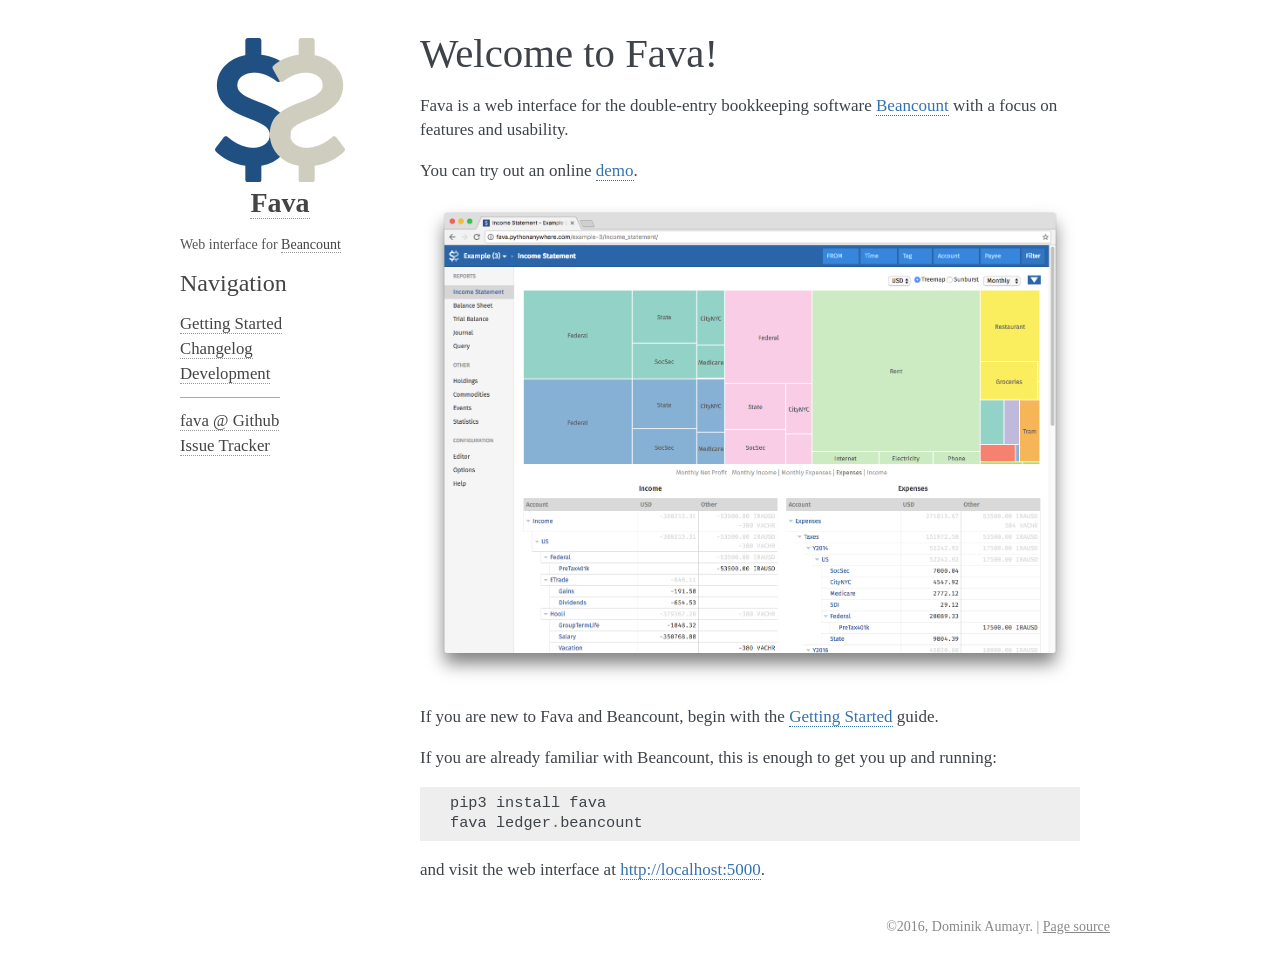
<file: index.html>
<!DOCTYPE html PUBLIC "-//W3C//DTD XHTML 1.0 Transitional//EN"
  "http://www.w3.org/TR/xhtml1/DTD/xhtml1-transitional.dtd">


<html xmlns="http://www.w3.org/1999/xhtml">
  <head>
    <meta http-equiv="Content-Type" content="text/html; charset=utf-8" />
    
    <title>Welcome to Fava! &#8212; Fava 1.3 documentation</title>
    
    <link rel="stylesheet" href="_static/alabaster.css" type="text/css" />
    <link rel="stylesheet" href="_static/pygments.css" type="text/css" />
    
    <script type="text/javascript">
      var DOCUMENTATION_OPTIONS = {
        URL_ROOT:    './',
        VERSION:     '1.3',
        COLLAPSE_INDEX: false,
        FILE_SUFFIX: '.html',
        HAS_SOURCE:  true,
        SOURCELINK_SUFFIX: '.txt'
      };
    </script>
    <script type="text/javascript" src="_static/jquery.js"></script>
    <script type="text/javascript" src="_static/underscore.js"></script>
    <script type="text/javascript" src="_static/doctools.js"></script>
    <link rel="index" title="Index" href="genindex.html" />
    <link rel="search" title="Search" href="search.html" />
    <link rel="next" title="Getting Started" href="usage.html" />
   
  <link rel="stylesheet" href="_static/custom.css" type="text/css" />
  
  
  <meta name="viewport" content="width=device-width, initial-scale=0.9, maximum-scale=0.9" />

  </head>
  <body role="document">
  

    <div class="document">
      <div class="documentwrapper">
        <div class="bodywrapper">
          <div class="body" role="main">
            
  <div class="section" id="welcome-to-fava">
<h1>Welcome to Fava!<a class="headerlink" href="#welcome-to-fava" title="Permalink to this headline">¶</a></h1>
<div class="toctree-wrapper compound">
</div>
<p>Fava is a web interface for the double-entry bookkeeping software <a class="reference external" href="http://furius.ca/beancount/">Beancount</a> with a focus on features and usability.</p>
<p>You can try out an online <a class="reference external" href="http://fava.pythonanywhere.com">demo</a>.</p>
<img alt="_images/screenshot.png" src="_images/screenshot.png" />
<p>If you are new to Fava and Beancount, begin with the <a class="reference internal" href="usage.html"><span class="doc">Getting Started</span></a> guide.</p>
<p>If you are already familiar with Beancount, this is enough to get you up and running:</p>
<div class="highlight-default"><div class="highlight"><pre><span></span><span class="n">pip3</span> <span class="n">install</span> <span class="n">fava</span>
<span class="n">fava</span> <span class="n">ledger</span><span class="o">.</span><span class="n">beancount</span>
</pre></div>
</div>
<p>and visit the web interface at <a class="reference external" href="http://localhost:5000">http://localhost:5000</a>.</p>
</div>


          </div>
        </div>
      </div>
      <div class="sphinxsidebar" role="navigation" aria-label="main navigation">
        <div class="sphinxsidebarwrapper">
<p class="logo">
  <a href="#">
    <img class="logo" src="_static/logo.png" alt="Logo"/>
    
    <h1 class="logo logo-name">Fava</h1>
    
  </a>
</p>



<p class="blurb">Web interface for <a href="http://furius.ca/beancount/"
title="Double-entry bookkeeping software Beancount">Beancount</a></p>








<h3>Navigation</h3>
<ul>
<li class="toctree-l1"><a class="reference internal" href="usage.html">Getting Started</a></li>
<li class="toctree-l1"><a class="reference internal" href="changelog.html">Changelog</a></li>
<li class="toctree-l1"><a class="reference internal" href="development.html">Development</a></li>
</ul>


<hr />
<ul>
    
    <li class="toctree-l1"><a href="https://github.com/beancount/fava">fava @ Github</a></li>
    
    <li class="toctree-l1"><a href="https://github.com/beancount/fava/issues">Issue Tracker</a></li>
    
</ul>

        </div>
      </div>
      <div class="clearer"></div>
    </div>
    <div class="footer">
      &copy;2016, Dominik Aumayr.
      
      |
      <a href="_sources/index.rst.txt"
          rel="nofollow">Page source</a>
    </div>

    

    
  </body>
</html>
</file>
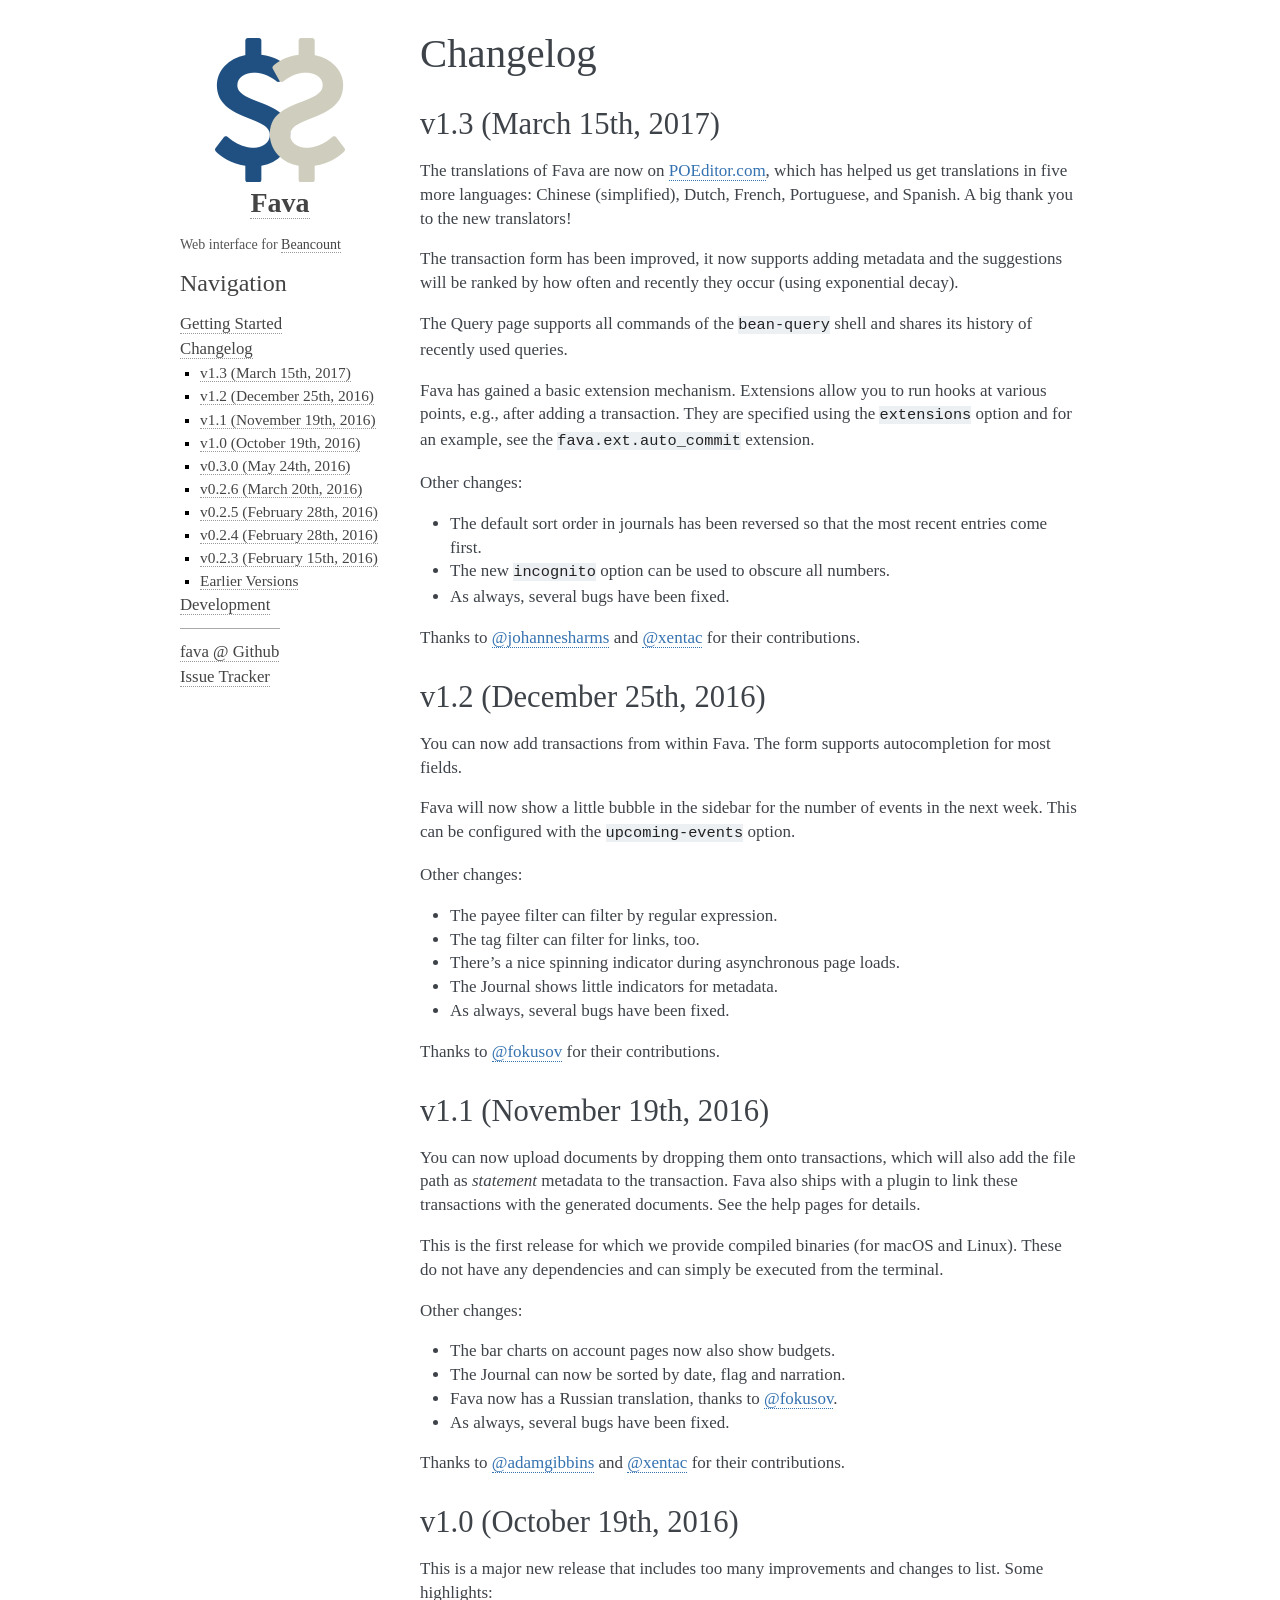
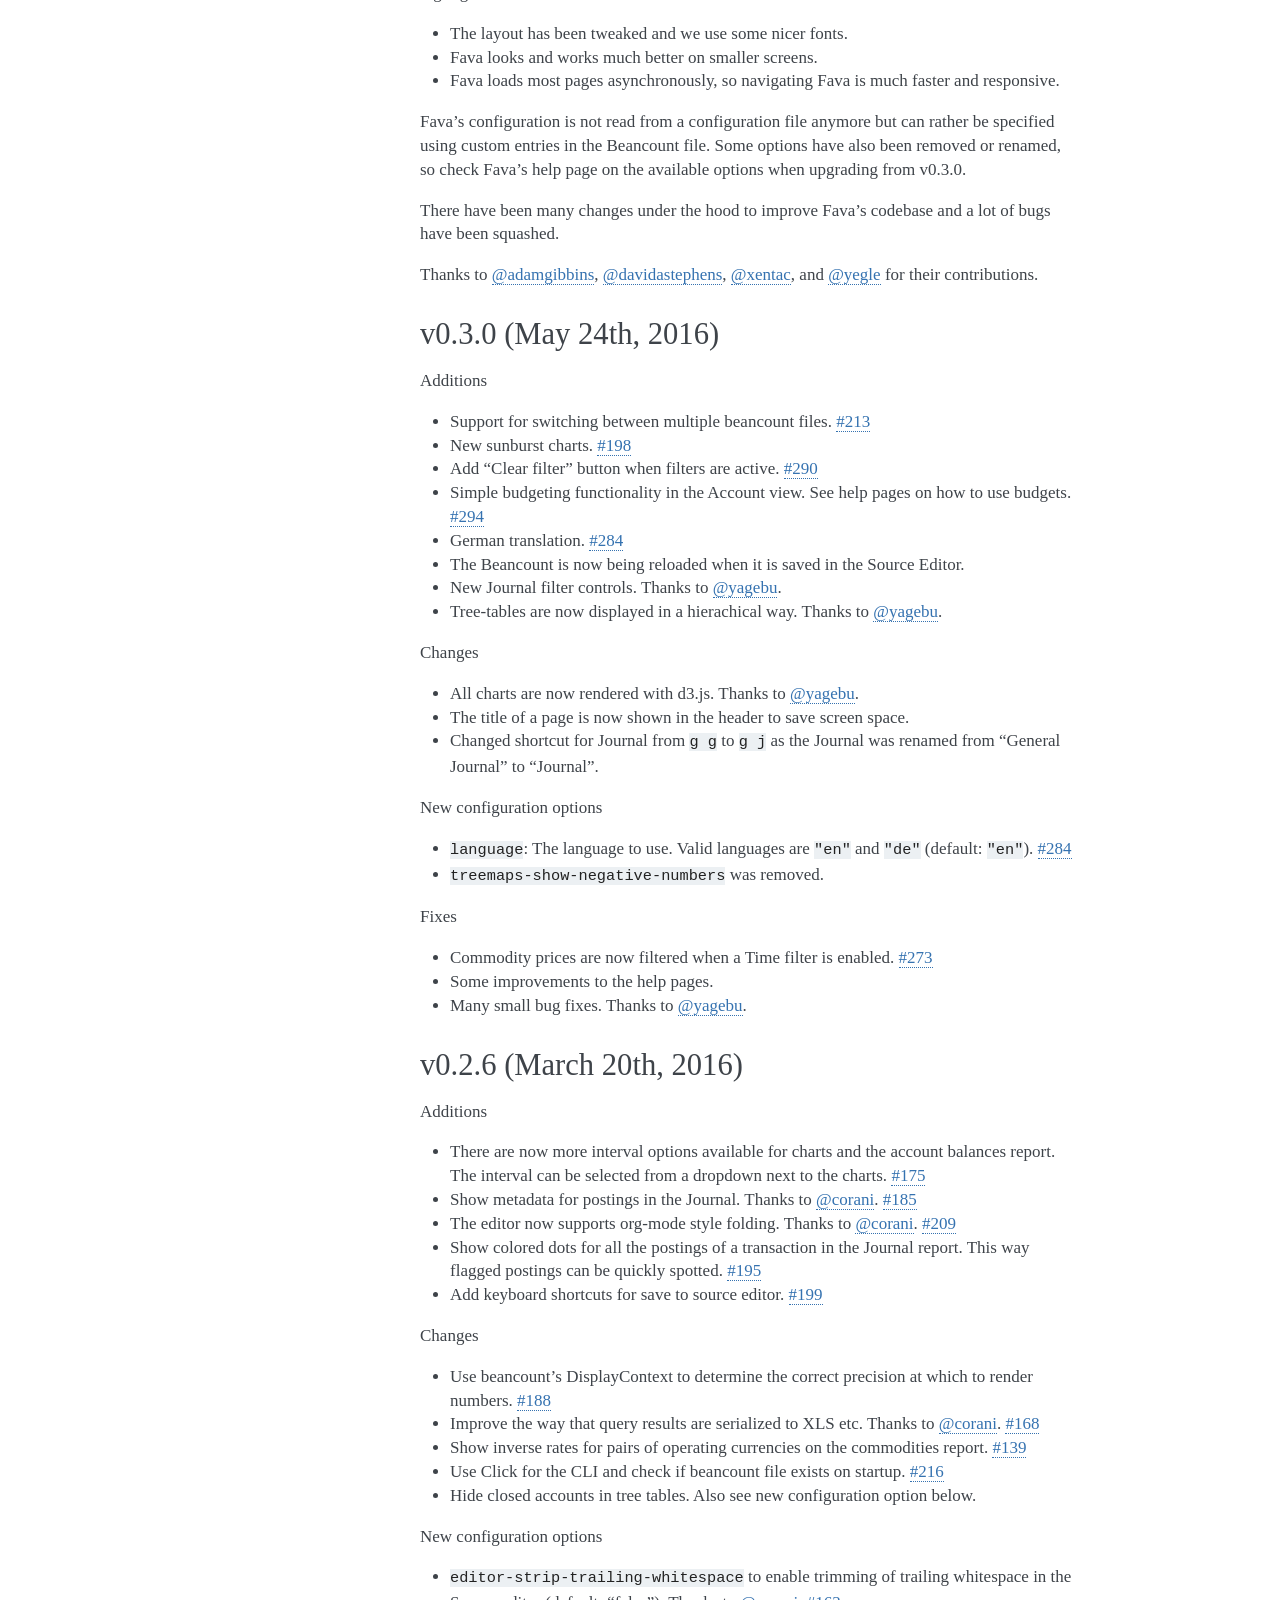
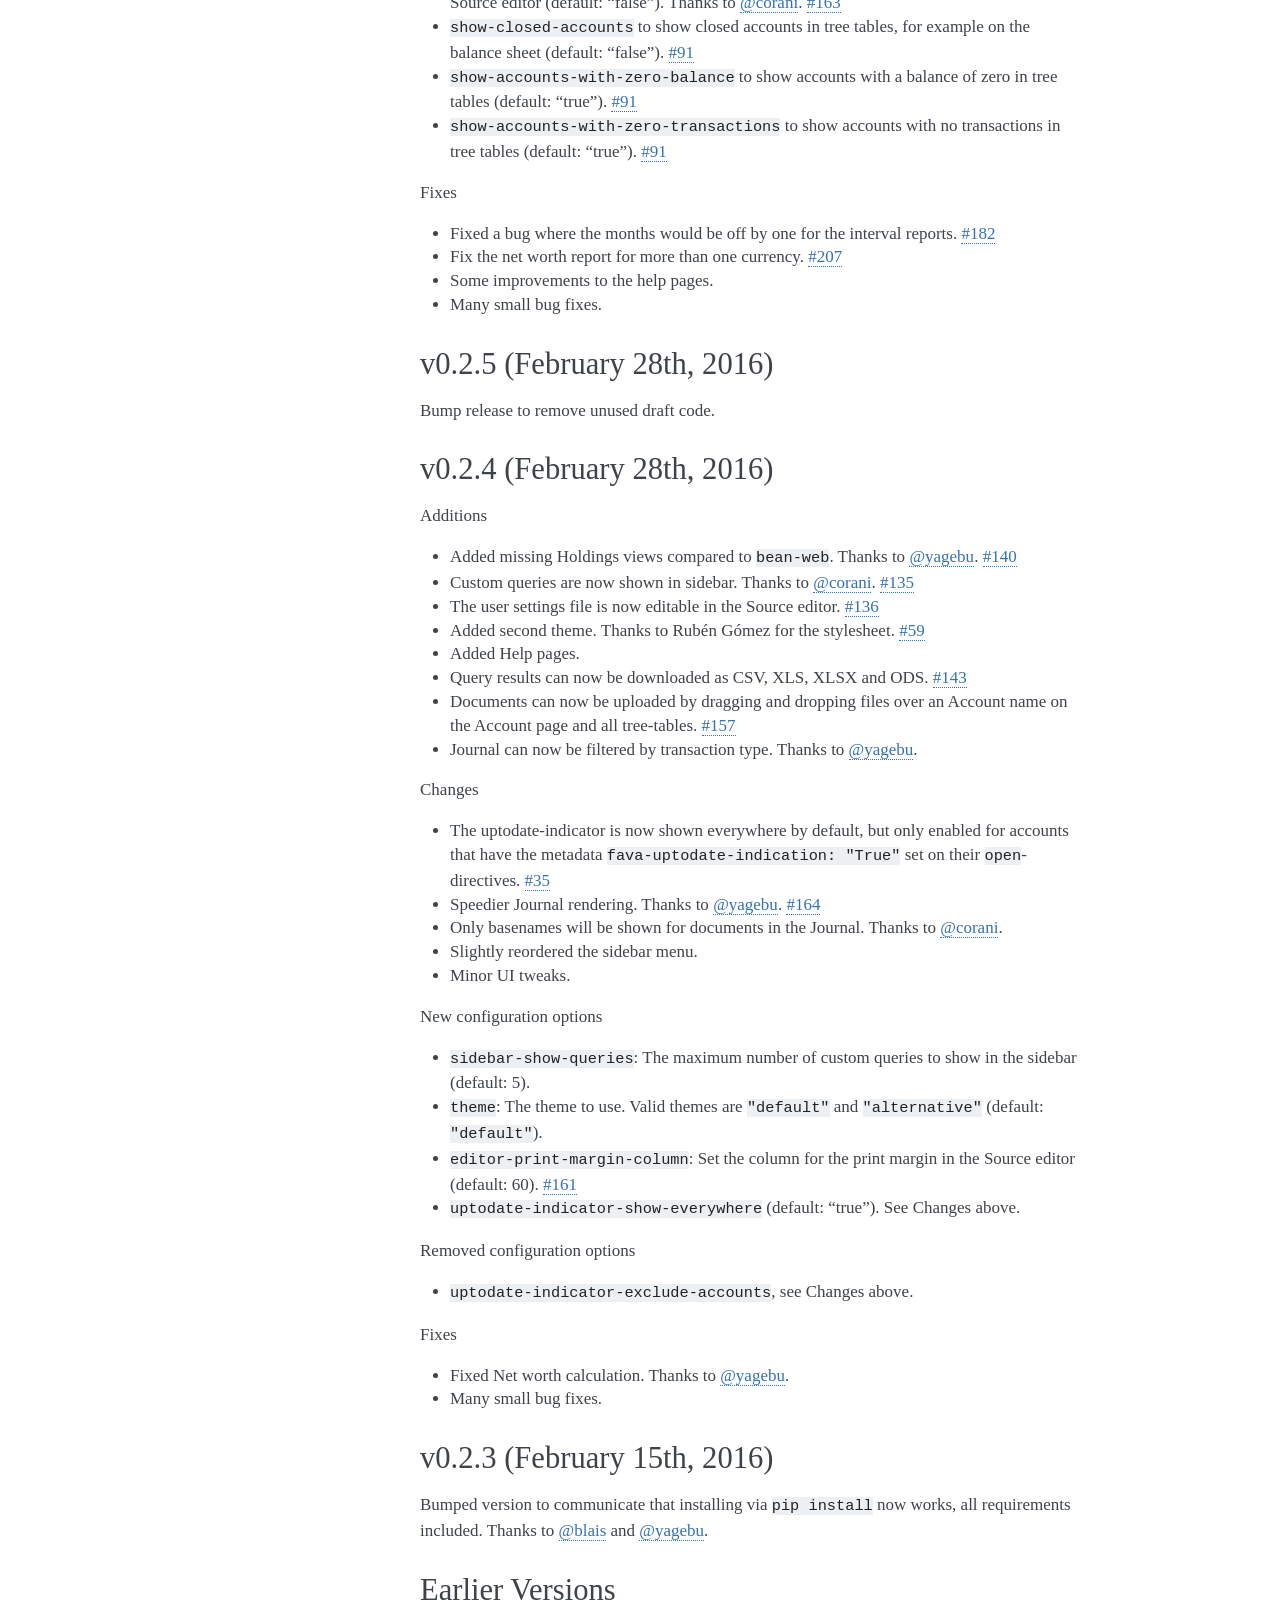
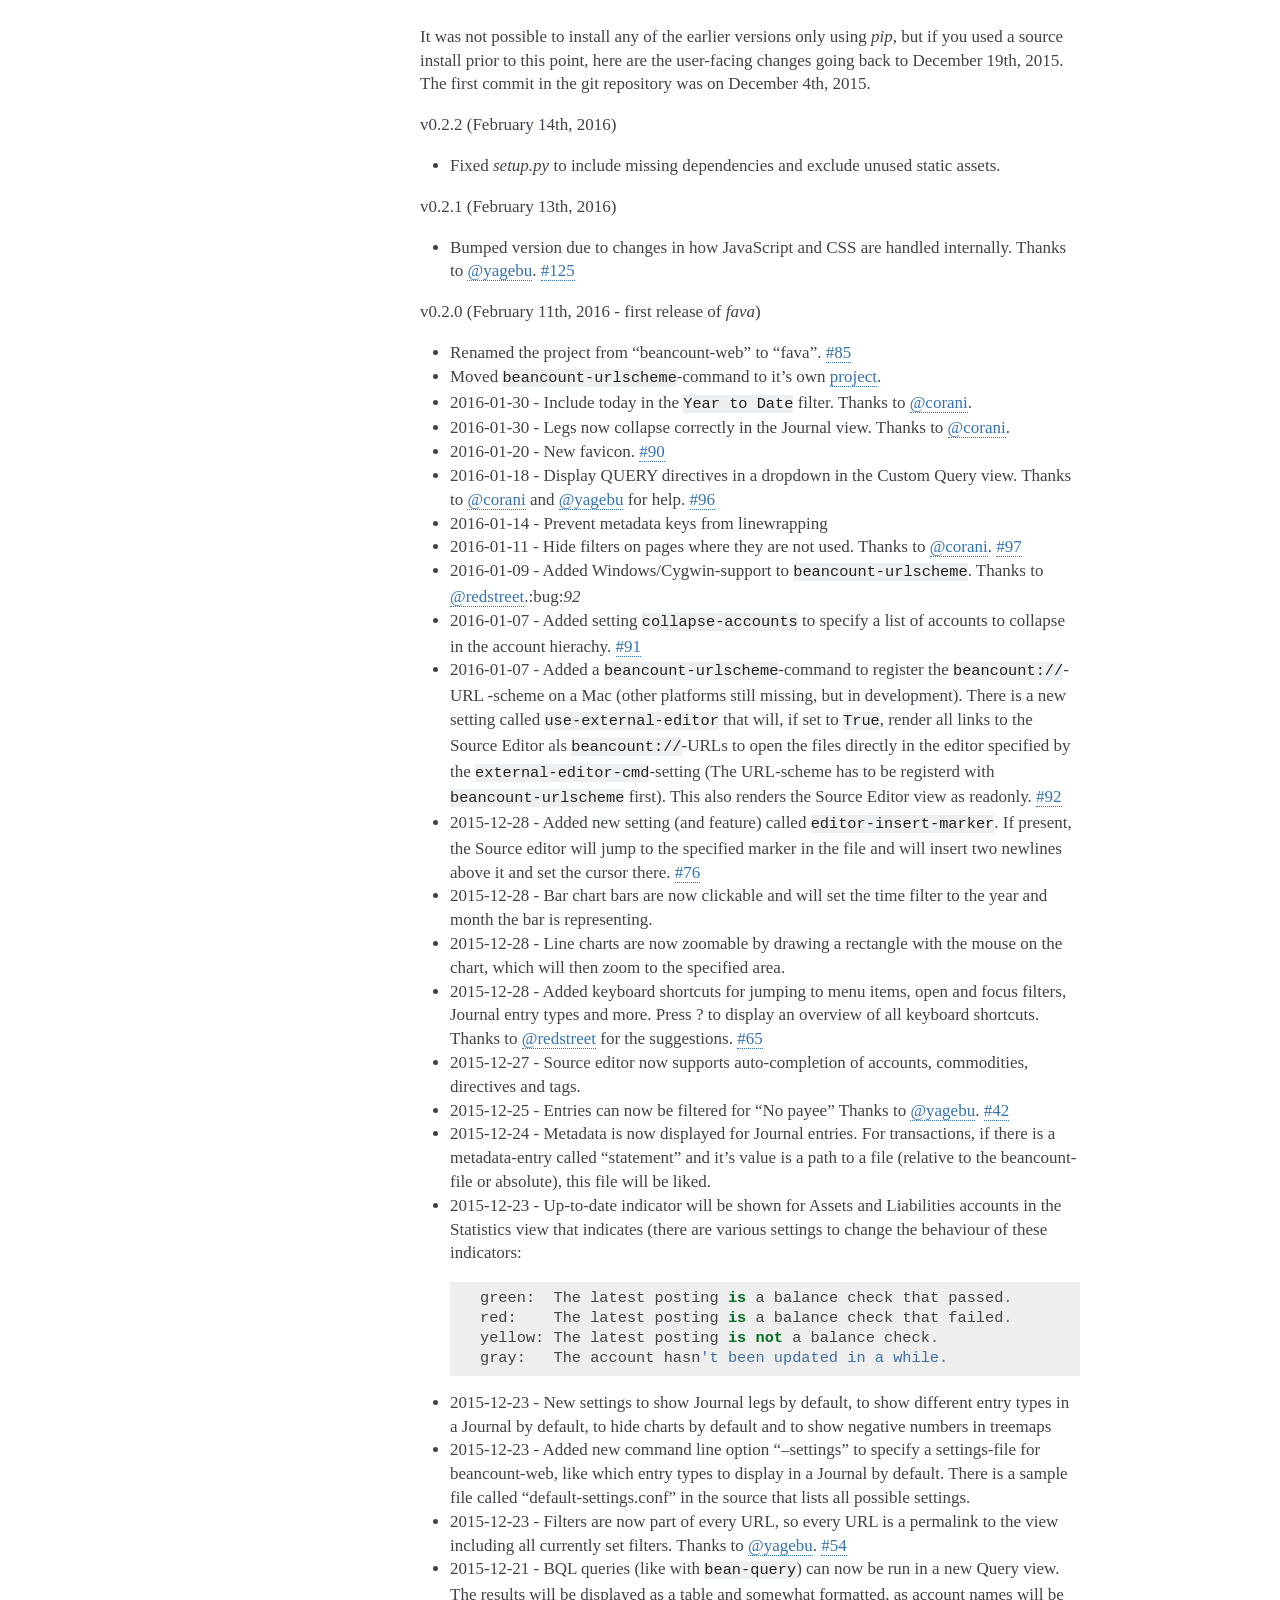
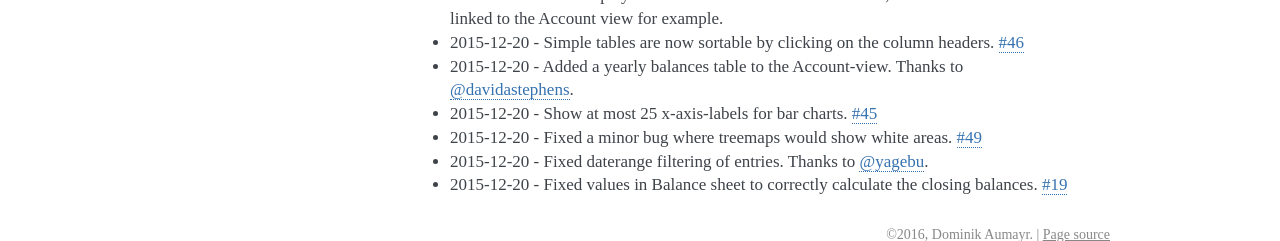
<file: changelog.html>
<!DOCTYPE html PUBLIC "-//W3C//DTD XHTML 1.0 Transitional//EN"
  "http://www.w3.org/TR/xhtml1/DTD/xhtml1-transitional.dtd">


<html xmlns="http://www.w3.org/1999/xhtml">
  <head>
    <meta http-equiv="Content-Type" content="text/html; charset=utf-8" />
    
    <title>Changelog &#8212; Fava 1.3 documentation</title>
    
    <link rel="stylesheet" href="_static/alabaster.css" type="text/css" />
    <link rel="stylesheet" href="_static/pygments.css" type="text/css" />
    
    <script type="text/javascript">
      var DOCUMENTATION_OPTIONS = {
        URL_ROOT:    './',
        VERSION:     '1.3',
        COLLAPSE_INDEX: false,
        FILE_SUFFIX: '.html',
        HAS_SOURCE:  true,
        SOURCELINK_SUFFIX: '.txt'
      };
    </script>
    <script type="text/javascript" src="_static/jquery.js"></script>
    <script type="text/javascript" src="_static/underscore.js"></script>
    <script type="text/javascript" src="_static/doctools.js"></script>
    <link rel="index" title="Index" href="genindex.html" />
    <link rel="search" title="Search" href="search.html" />
    <link rel="next" title="Development" href="development.html" />
    <link rel="prev" title="Getting Started" href="usage.html" />
   
  <link rel="stylesheet" href="_static/custom.css" type="text/css" />
  
  
  <meta name="viewport" content="width=device-width, initial-scale=0.9, maximum-scale=0.9" />

  </head>
  <body role="document">
  

    <div class="document">
      <div class="documentwrapper">
        <div class="bodywrapper">
          <div class="body" role="main">
            
  <div class="section" id="changelog">
<h1>Changelog<a class="headerlink" href="#changelog" title="Permalink to this headline">¶</a></h1>
<div class="section" id="v1-3-march-15th-2017">
<h2>v1.3 (March 15th, 2017)<a class="headerlink" href="#v1-3-march-15th-2017" title="Permalink to this headline">¶</a></h2>
<p>The translations of Fava are now on <a class="reference external" href="https://poeditor.com/projects/view?id=90283">POEditor.com</a>, which has helped us get
translations in five more languages: Chinese (simplified), Dutch, French,
Portuguese, and Spanish. A big thank you to the new translators!</p>
<p>The transaction form has been improved, it now supports adding metadata and the
suggestions will be ranked by how often and recently they occur (using
exponential decay).</p>
<p>The Query page supports all commands of the <code class="docutils literal"><span class="pre">bean-query</span></code> shell and shares its
history of recently used queries.</p>
<p>Fava has gained a basic extension mechanism. Extensions allow you to run hooks
at various points, e.g., after adding a transaction. They are specified using
the <code class="docutils literal"><span class="pre">extensions</span></code> option and for an example, see the <code class="docutils literal"><span class="pre">fava.ext.auto_commit</span></code>
extension.</p>
<p>Other changes:</p>
<ul class="simple">
<li>The default sort order in journals has been reversed so that the most recent
entries come first.</li>
<li>The new <code class="docutils literal"><span class="pre">incognito</span></code> option can be used to obscure all numbers.</li>
<li>As always, several bugs have been fixed.</li>
</ul>
<p>Thanks to <a class="reference external" href="https://github.com/johannesharms">&#64;johannesharms</a> and <a class="reference external" href="https://github.com/xentac">&#64;xentac</a> for their contributions.</p>
</div>
<div class="section" id="v1-2-december-25th-2016">
<h2>v1.2 (December 25th, 2016)<a class="headerlink" href="#v1-2-december-25th-2016" title="Permalink to this headline">¶</a></h2>
<p>You can now add transactions from within Fava. The form supports autocompletion
for most fields.</p>
<p>Fava will now show a little bubble in the sidebar for the number of events in
the next week. This can be configured with the <code class="docutils literal"><span class="pre">upcoming-events</span></code> option.</p>
<p>Other changes:</p>
<ul class="simple">
<li>The payee filter can filter by regular expression.</li>
<li>The tag filter can filter for links, too.</li>
<li>There&#8217;s a nice spinning indicator during asynchronous page loads.</li>
<li>The Journal shows little indicators for metadata.</li>
<li>As always, several bugs have been fixed.</li>
</ul>
<p>Thanks to <a class="reference external" href="https://github.com/fokusov">&#64;fokusov</a> for their contributions.</p>
</div>
<div class="section" id="v1-1-november-19th-2016">
<h2>v1.1 (November 19th, 2016)<a class="headerlink" href="#v1-1-november-19th-2016" title="Permalink to this headline">¶</a></h2>
<p>You can now upload documents by dropping them onto transactions, which will
also add the file path as <cite>statement</cite> metadata to the transaction. Fava also
ships with a plugin to link these transactions with the generated documents.
See the help pages for details.</p>
<p>This is the first release for which we provide compiled binaries (for macOS and
Linux). These do not have any dependencies and can simply be executed from the
terminal.</p>
<p>Other changes:</p>
<ul class="simple">
<li>The bar charts on account pages now also show budgets.</li>
<li>The Journal can now be sorted by date, flag and narration.</li>
<li>Fava now has a Russian translation, thanks to <a class="reference external" href="https://github.com/fokusov">&#64;fokusov</a>.</li>
<li>As always, several bugs have been fixed.</li>
</ul>
<p>Thanks to <a class="reference external" href="https://github.com/adamgibbins">&#64;adamgibbins</a> and <a class="reference external" href="https://github.com/xentac">&#64;xentac</a> for their contributions.</p>
</div>
<div class="section" id="v1-0-october-19th-2016">
<h2>v1.0 (October 19th, 2016)<a class="headerlink" href="#v1-0-october-19th-2016" title="Permalink to this headline">¶</a></h2>
<p>This is a major new release that includes too many improvements and changes to
list. Some highlights:</p>
<ul class="simple">
<li>The layout has been tweaked and we use some nicer fonts.</li>
<li>Fava looks and works much better on smaller screens.</li>
<li>Fava loads most pages asynchronously, so navigating Fava is much faster and
responsive.</li>
</ul>
<p>Fava&#8217;s configuration is not read from a configuration file anymore but can
rather be specified using custom entries in the Beancount file. Some options
have also been removed or renamed, so check Fava&#8217;s help page on the available
options when upgrading from v0.3.0.</p>
<p>There have been many changes under the hood to improve Fava&#8217;s codebase and a
lot of bugs have been squashed.</p>
<p>Thanks to <a class="reference external" href="https://github.com/adamgibbins">&#64;adamgibbins</a>, <a class="reference external" href="https://github.com/davidastephens">&#64;davidastephens</a>, <a class="reference external" href="https://github.com/xentac">&#64;xentac</a>, and
<a class="reference external" href="https://github.com/yegle">&#64;yegle</a> for their contributions.</p>
</div>
<div class="section" id="v0-3-0-may-24th-2016">
<h2>v0.3.0 (May 24th, 2016)<a class="headerlink" href="#v0-3-0-may-24th-2016" title="Permalink to this headline">¶</a></h2>
<p>Additions</p>
<ul class="simple">
<li>Support for switching between multiple beancount files. <a class="reference external" href="https://github.com/beancount/fava/issues/213">#213</a></li>
<li>New sunburst charts. <a class="reference external" href="https://github.com/beancount/fava/issues/198">#198</a></li>
<li>Add &#8220;Clear filter&#8221; button when filters are active. <a class="reference external" href="https://github.com/beancount/fava/issues/290">#290</a></li>
<li>Simple budgeting functionality in the Account view. See help pages on how to
use budgets. <a class="reference external" href="https://github.com/beancount/fava/issues/294">#294</a></li>
<li>German translation. <a class="reference external" href="https://github.com/beancount/fava/issues/284">#284</a></li>
<li>The Beancount is now being reloaded when it is saved in the Source Editor.</li>
<li>New Journal filter controls. Thanks to <a class="reference external" href="https://github.com/yagebu">&#64;yagebu</a>.</li>
<li>Tree-tables are now displayed in a hierachical way. Thanks to <a class="reference external" href="https://github.com/yagebu">&#64;yagebu</a>.</li>
</ul>
<p>Changes</p>
<ul class="simple">
<li>All charts are now rendered with d3.js. Thanks to <a class="reference external" href="https://github.com/yagebu">&#64;yagebu</a>.</li>
<li>The title of a page is now shown in the header to save screen space.</li>
<li>Changed shortcut for Journal from <code class="docutils literal"><span class="pre">g</span> <span class="pre">g</span></code> to <code class="docutils literal"><span class="pre">g</span> <span class="pre">j</span></code> as the Journal was
renamed from &#8220;General Journal&#8221; to &#8220;Journal&#8221;.</li>
</ul>
<p>New configuration options</p>
<ul class="simple">
<li><code class="docutils literal"><span class="pre">language</span></code>: The language to use. Valid languages are <code class="docutils literal"><span class="pre">&quot;en&quot;</span></code> and
<code class="docutils literal"><span class="pre">&quot;de&quot;</span></code> (default: <code class="docutils literal"><span class="pre">&quot;en&quot;</span></code>). <a class="reference external" href="https://github.com/beancount/fava/issues/284">#284</a></li>
<li><code class="docutils literal"><span class="pre">treemaps-show-negative-numbers</span></code> was removed.</li>
</ul>
<p>Fixes</p>
<ul class="simple">
<li>Commodity prices are now filtered when a Time filter is enabled. <a class="reference external" href="https://github.com/beancount/fava/issues/273">#273</a></li>
<li>Some improvements to the help pages.</li>
<li>Many small bug fixes. Thanks to <a class="reference external" href="https://github.com/yagebu">&#64;yagebu</a>.</li>
</ul>
</div>
<div class="section" id="v0-2-6-march-20th-2016">
<h2>v0.2.6 (March 20th, 2016)<a class="headerlink" href="#v0-2-6-march-20th-2016" title="Permalink to this headline">¶</a></h2>
<p>Additions</p>
<ul class="simple">
<li>There are now more interval options available for charts and the account
balances report. The interval can be selected from a dropdown next to the
charts. <a class="reference external" href="https://github.com/beancount/fava/issues/175">#175</a></li>
<li>Show metadata for postings in the Journal. Thanks to <a class="reference external" href="https://github.com/corani">&#64;corani</a>.
<a class="reference external" href="https://github.com/beancount/fava/issues/185">#185</a></li>
<li>The editor now supports org-mode style folding. Thanks to <a class="reference external" href="https://github.com/corani">&#64;corani</a>.
<a class="reference external" href="https://github.com/beancount/fava/issues/209">#209</a></li>
<li>Show colored dots for all the postings of a transaction in the Journal
report. This way flagged postings can be quickly spotted. <a class="reference external" href="https://github.com/beancount/fava/issues/195">#195</a></li>
<li>Add keyboard shortcuts for save to source editor. <a class="reference external" href="https://github.com/beancount/fava/issues/199">#199</a></li>
</ul>
<p>Changes</p>
<ul class="simple">
<li>Use beancount&#8217;s DisplayContext to determine the correct precision at which to
render numbers. <a class="reference external" href="https://github.com/beancount/fava/issues/188">#188</a></li>
<li>Improve the way that query results are serialized to XLS etc. Thanks to
<a class="reference external" href="https://github.com/corani">&#64;corani</a>. <a class="reference external" href="https://github.com/beancount/fava/issues/168">#168</a></li>
<li>Show inverse rates for pairs of operating currencies on the commodities
report. <a class="reference external" href="https://github.com/beancount/fava/issues/139">#139</a></li>
<li>Use Click for the CLI and check if beancount file exists on startup.
<a class="reference external" href="https://github.com/beancount/fava/issues/216">#216</a></li>
<li>Hide closed accounts in tree tables. Also see new configuration option below.</li>
</ul>
<p>New configuration options</p>
<ul class="simple">
<li><code class="docutils literal"><span class="pre">editor-strip-trailing-whitespace</span></code> to enable trimming of trailing
whitespace in the Source editor (default: &#8220;false&#8221;).  Thanks to
<a class="reference external" href="https://github.com/corani">&#64;corani</a>. <a class="reference external" href="https://github.com/beancount/fava/issues/163">#163</a></li>
<li><code class="docutils literal"><span class="pre">show-closed-accounts</span></code> to show closed accounts in tree tables, for example
on the balance sheet (default: &#8220;false&#8221;). <a class="reference external" href="https://github.com/beancount/fava/issues/91">#91</a></li>
<li><code class="docutils literal"><span class="pre">show-accounts-with-zero-balance</span></code> to show accounts with a balance of zero
in tree tables (default: &#8220;true&#8221;). <a class="reference external" href="https://github.com/beancount/fava/issues/91">#91</a></li>
<li><code class="docutils literal"><span class="pre">show-accounts-with-zero-transactions</span></code> to show accounts with no
transactions in tree tables (default: &#8220;true&#8221;). <a class="reference external" href="https://github.com/beancount/fava/issues/91">#91</a></li>
</ul>
<p>Fixes</p>
<ul class="simple">
<li>Fixed a bug where the months would be off by one for the interval reports.
<a class="reference external" href="https://github.com/beancount/fava/issues/182">#182</a></li>
<li>Fix the net worth report for more than one currency. <a class="reference external" href="https://github.com/beancount/fava/issues/207">#207</a></li>
<li>Some improvements to the help pages.</li>
<li>Many small bug fixes.</li>
</ul>
</div>
<div class="section" id="v0-2-5-february-28th-2016">
<h2>v0.2.5 (February 28th, 2016)<a class="headerlink" href="#v0-2-5-february-28th-2016" title="Permalink to this headline">¶</a></h2>
<p>Bump release to remove unused draft code.</p>
</div>
<div class="section" id="v0-2-4-february-28th-2016">
<h2>v0.2.4 (February 28th, 2016)<a class="headerlink" href="#v0-2-4-february-28th-2016" title="Permalink to this headline">¶</a></h2>
<p>Additions</p>
<ul class="simple">
<li>Added missing Holdings views compared to <code class="docutils literal"><span class="pre">bean-web</span></code>. Thanks to
<a class="reference external" href="https://github.com/yagebu">&#64;yagebu</a>. <a class="reference external" href="https://github.com/beancount/fava/issues/140">#140</a></li>
<li>Custom queries are now shown in sidebar. Thanks to <a class="reference external" href="https://github.com/corani">&#64;corani</a>. <a class="reference external" href="https://github.com/beancount/fava/issues/135">#135</a></li>
<li>The user settings file is now editable in the Source editor. <a class="reference external" href="https://github.com/beancount/fava/issues/136">#136</a></li>
<li>Added second theme. Thanks to Rubén Gómez for the stylesheet. <a class="reference external" href="https://github.com/beancount/fava/issues/59">#59</a></li>
<li>Added Help pages.</li>
<li>Query results can now be downloaded as CSV, XLS, XLSX and ODS. <a class="reference external" href="https://github.com/beancount/fava/issues/143">#143</a></li>
<li>Documents can now be uploaded by dragging and dropping files over an Account
name on the Account page and all tree-tables. <a class="reference external" href="https://github.com/beancount/fava/issues/157">#157</a></li>
<li>Journal can now be filtered by transaction type. Thanks to <a class="reference external" href="https://github.com/yagebu">&#64;yagebu</a>.</li>
</ul>
<p>Changes</p>
<ul class="simple">
<li>The uptodate-indicator is now shown everywhere by default, but only enabled
for accounts that have the metadata <code class="docutils literal"><span class="pre">fava-uptodate-indication:</span> <span class="pre">&quot;True&quot;</span></code> set
on their <code class="docutils literal"><span class="pre">open</span></code>-directives. <a class="reference external" href="https://github.com/beancount/fava/issues/35">#35</a></li>
<li>Speedier Journal rendering. Thanks to <a class="reference external" href="https://github.com/yagebu">&#64;yagebu</a>. <a class="reference external" href="https://github.com/beancount/fava/issues/164">#164</a></li>
<li>Only basenames will be shown for documents in the Journal. Thanks to
<a class="reference external" href="https://github.com/corani">&#64;corani</a>.</li>
<li>Slightly reordered the sidebar menu.</li>
<li>Minor UI tweaks.</li>
</ul>
<p>New configuration options</p>
<ul class="simple">
<li><code class="docutils literal"><span class="pre">sidebar-show-queries</span></code>: The maximum number of custom queries to show in the
sidebar (default: 5).</li>
<li><code class="docutils literal"><span class="pre">theme</span></code>: The theme to use. Valid themes are <code class="docutils literal"><span class="pre">&quot;default&quot;</span></code> and
<code class="docutils literal"><span class="pre">&quot;alternative&quot;</span></code> (default: <code class="docutils literal"><span class="pre">&quot;default&quot;</span></code>).</li>
<li><code class="docutils literal"><span class="pre">editor-print-margin-column</span></code>: Set the column for the print margin in the
Source editor (default: 60). <a class="reference external" href="https://github.com/beancount/fava/issues/161">#161</a></li>
<li><code class="docutils literal"><span class="pre">uptodate-indicator-show-everywhere</span></code> (default: &#8220;true&#8221;). See Changes above.</li>
</ul>
<p>Removed configuration options</p>
<ul class="simple">
<li><code class="docutils literal"><span class="pre">uptodate-indicator-exclude-accounts</span></code>, see Changes above.</li>
</ul>
<p>Fixes</p>
<ul class="simple">
<li>Fixed Net worth calculation. Thanks to <a class="reference external" href="https://github.com/yagebu">&#64;yagebu</a>.</li>
<li>Many small bug fixes.</li>
</ul>
</div>
<div class="section" id="v0-2-3-february-15th-2016">
<h2>v0.2.3 (February 15th, 2016)<a class="headerlink" href="#v0-2-3-february-15th-2016" title="Permalink to this headline">¶</a></h2>
<p>Bumped version to communicate that installing via <code class="docutils literal"><span class="pre">pip</span> <span class="pre">install</span></code> now works,
all requirements included.  Thanks to <a class="reference external" href="https://github.com/blais">&#64;blais</a> and <a class="reference external" href="https://github.com/yagebu">&#64;yagebu</a>.</p>
</div>
<div class="section" id="earlier-versions">
<h2>Earlier Versions<a class="headerlink" href="#earlier-versions" title="Permalink to this headline">¶</a></h2>
<p>It was not possible to install any of the earlier versions only using <cite>pip</cite>,
but if you used a source install prior to this point, here are the user-facing
changes going back to December 19th, 2015. The first commit in the git
repository was on December 4th, 2015.</p>
<p>v0.2.2 (February 14th, 2016)</p>
<ul class="simple">
<li>Fixed <cite>setup.py</cite> to include missing dependencies and exclude unused static
assets.</li>
</ul>
<p>v0.2.1 (February 13th, 2016)</p>
<ul class="simple">
<li>Bumped version due to changes in how JavaScript and CSS are handled
internally. Thanks to <a class="reference external" href="https://github.com/yagebu">&#64;yagebu</a>. <a class="reference external" href="https://github.com/beancount/fava/issues/125">#125</a></li>
</ul>
<p>v0.2.0 (February 11th, 2016 - first release of <cite>fava</cite>)</p>
<ul>
<li><p class="first">Renamed the project from &#8220;beancount-web&#8221; to &#8220;fava&#8221;. <a class="reference external" href="https://github.com/beancount/fava/issues/85">#85</a></p>
</li>
<li><p class="first">Moved <code class="docutils literal"><span class="pre">beancount-urlscheme</span></code>-command to it&#8217;s own <a class="reference external" href="http://github.com/aumayr/beancount_urlscheme">project</a>.</p>
</li>
<li><p class="first">2016-01-30 - Include today in the <code class="docutils literal"><span class="pre">Year</span> <span class="pre">to</span> <span class="pre">Date</span></code> filter. Thanks to
<a class="reference external" href="https://github.com/corani">&#64;corani</a>.</p>
</li>
<li><p class="first">2016-01-30 - Legs now collapse correctly in the Journal view. Thanks to
<a class="reference external" href="https://github.com/corani">&#64;corani</a>.</p>
</li>
<li><p class="first">2016-01-20 - New favicon. <a class="reference external" href="https://github.com/beancount/fava/issues/90">#90</a></p>
</li>
<li><p class="first">2016-01-18 - Display QUERY directives in a dropdown in the Custom Query view.
Thanks to <a class="reference external" href="https://github.com/corani">&#64;corani</a> and <a class="reference external" href="https://github.com/yagebu">&#64;yagebu</a> for help. <a class="reference external" href="https://github.com/beancount/fava/issues/96">#96</a></p>
</li>
<li><p class="first">2016-01-14 - Prevent metadata keys from linewrapping</p>
</li>
<li><p class="first">2016-01-11 - Hide filters on pages where they are not used.  Thanks to
<a class="reference external" href="https://github.com/corani">&#64;corani</a>. <a class="reference external" href="https://github.com/beancount/fava/issues/97">#97</a></p>
</li>
<li><p class="first">2016-01-09 - Added Windows/Cygwin-support to <code class="docutils literal"><span class="pre">beancount-urlscheme</span></code>.  Thanks
to <a class="reference external" href="https://github.com/redstreet">&#64;redstreet</a>.:bug:<cite>92</cite></p>
</li>
<li><p class="first">2016-01-07 - Added setting <code class="docutils literal"><span class="pre">collapse-accounts</span></code> to specify a list of
accounts to collapse in the account hierachy. <a class="reference external" href="https://github.com/beancount/fava/issues/91">#91</a></p>
</li>
<li><p class="first">2016-01-07 - Added a <code class="docutils literal"><span class="pre">beancount-urlscheme</span></code>-command to register the
<code class="docutils literal"><span class="pre">beancount://</span></code>-URL -scheme on a Mac (other platforms still missing, but in
development). There is a new setting called <code class="docutils literal"><span class="pre">use-external-editor</span></code> that
will, if set to <code class="docutils literal"><span class="pre">True</span></code>, render all links to the Source Editor als
<code class="docutils literal"><span class="pre">beancount://</span></code>-URLs to open the files directly in the editor specified by
the <code class="docutils literal"><span class="pre">external-editor-cmd</span></code>-setting (The URL-scheme has to be registerd with
<code class="docutils literal"><span class="pre">beancount-urlscheme</span></code> first). This also renders the Source Editor view as
readonly. <a class="reference external" href="https://github.com/beancount/fava/issues/92">#92</a></p>
</li>
<li><p class="first">2015-12-28 - Added new setting (and feature) called <code class="docutils literal"><span class="pre">editor-insert-marker</span></code>.
If present, the Source editor will jump to the specified marker in the file
and will insert two newlines above it and set the cursor there. <a class="reference external" href="https://github.com/beancount/fava/issues/76">#76</a></p>
</li>
<li><p class="first">2015-12-28 - Bar chart bars are now clickable and will set the time filter to
the year and month the bar is representing.</p>
</li>
<li><p class="first">2015-12-28 - Line charts are now zoomable by drawing a rectangle with the
mouse on the chart, which will then zoom to the specified area.</p>
</li>
<li><p class="first">2015-12-28 - Added keyboard shortcuts for jumping to menu items, open and
focus filters, Journal entry types and more. Press ? to display an overview
of all keyboard shortcuts. Thanks to <a class="reference external" href="https://github.com/redstreet">&#64;redstreet</a> for the suggestions.
<a class="reference external" href="https://github.com/beancount/fava/issues/65">#65</a></p>
</li>
<li><p class="first">2015-12-27 - Source editor now supports auto-completion of accounts,
commodities, directives and tags.</p>
</li>
<li><p class="first">2015-12-25 - Entries can now be filtered for &#8220;No payee&#8221; Thanks to
<a class="reference external" href="https://github.com/yagebu">&#64;yagebu</a>. <a class="reference external" href="https://github.com/beancount/fava/issues/42">#42</a></p>
</li>
<li><p class="first">2015-12-24 - Metadata is now displayed for Journal entries. For transactions,
if there is a metadata-entry called &#8220;statement&#8221; and it&#8217;s value is a path to a
file (relative to the beancount-file or absolute), this file will be liked.</p>
</li>
<li><p class="first">2015-12-23 - Up-to-date indicator will be shown for Assets and Liabilities
accounts in the Statistics view that indicates (there are various settings to
change the behaviour of these indicators:</p>
<div class="highlight-default"><div class="highlight"><pre><span></span><span class="n">green</span><span class="p">:</span>  <span class="n">The</span> <span class="n">latest</span> <span class="n">posting</span> <span class="ow">is</span> <span class="n">a</span> <span class="n">balance</span> <span class="n">check</span> <span class="n">that</span> <span class="n">passed</span><span class="o">.</span>
<span class="n">red</span><span class="p">:</span>    <span class="n">The</span> <span class="n">latest</span> <span class="n">posting</span> <span class="ow">is</span> <span class="n">a</span> <span class="n">balance</span> <span class="n">check</span> <span class="n">that</span> <span class="n">failed</span><span class="o">.</span>
<span class="n">yellow</span><span class="p">:</span> <span class="n">The</span> <span class="n">latest</span> <span class="n">posting</span> <span class="ow">is</span> <span class="ow">not</span> <span class="n">a</span> <span class="n">balance</span> <span class="n">check</span><span class="o">.</span>
<span class="n">gray</span><span class="p">:</span>   <span class="n">The</span> <span class="n">account</span> <span class="n">hasn</span><span class="s1">&#39;t been updated in a while.</span>
</pre></div>
</div>
</li>
<li><p class="first">2015-12-23 - New settings to show Journal legs by default, to show different
entry types in a Journal by default, to hide charts by default and to show
negative numbers in treemaps</p>
</li>
<li><p class="first">2015-12-23 - Added new command line option &#8220;&#8211;settings&#8221; to specify a
settings-file for beancount-web, like which entry types to display in a
Journal by default. There is a sample file called &#8220;default-settings.conf&#8221; in
the source that lists all possible settings.</p>
</li>
<li><p class="first">2015-12-23 - Filters are now part of every URL, so every URL is a permalink
to the view including all currently set filters. Thanks to <a class="reference external" href="https://github.com/yagebu">&#64;yagebu</a>.
<a class="reference external" href="https://github.com/beancount/fava/issues/54">#54</a></p>
</li>
<li><p class="first">2015-12-21 - BQL queries (like with <code class="docutils literal"><span class="pre">bean-query</span></code>) can now be run in a new
Query view.  The results will be displayed as a table and somewhat formatted,
as account names will be linked to the Account view for example.</p>
</li>
<li><p class="first">2015-12-20 - Simple tables are now sortable by clicking on the column
headers.  <a class="reference external" href="https://github.com/beancount/fava/issues/46">#46</a></p>
</li>
<li><p class="first">2015-12-20 - Added a yearly balances table to the Account-view. Thanks to
<a class="reference external" href="https://github.com/davidastephens">&#64;davidastephens</a>.</p>
</li>
<li><p class="first">2015-12-20 - Show at most 25 x-axis-labels for bar charts. <a class="reference external" href="https://github.com/beancount/fava/issues/45">#45</a></p>
</li>
<li><p class="first">2015-12-20 - Fixed a minor bug where treemaps would show white areas.
<a class="reference external" href="https://github.com/beancount/fava/issues/49">#49</a></p>
</li>
<li><p class="first">2015-12-20 - Fixed daterange filtering of entries. Thanks to <a class="reference external" href="https://github.com/yagebu">&#64;yagebu</a>.</p>
</li>
<li><p class="first">2015-12-20 - Fixed values in Balance sheet to correctly calculate the closing
balances. <a class="reference external" href="https://github.com/beancount/fava/issues/19">#19</a></p>
</li>
</ul>
</div>
</div>


          </div>
        </div>
      </div>
      <div class="sphinxsidebar" role="navigation" aria-label="main navigation">
        <div class="sphinxsidebarwrapper">
<p class="logo">
  <a href="index.html">
    <img class="logo" src="_static/logo.png" alt="Logo"/>
    
    <h1 class="logo logo-name">Fava</h1>
    
  </a>
</p>



<p class="blurb">Web interface for <a href="http://furius.ca/beancount/"
title="Double-entry bookkeeping software Beancount">Beancount</a></p>








<h3>Navigation</h3>
<ul class="current">
<li class="toctree-l1"><a class="reference internal" href="usage.html">Getting Started</a></li>
<li class="toctree-l1 current"><a class="current reference internal" href="#">Changelog</a><ul>
<li class="toctree-l2"><a class="reference internal" href="#v1-3-march-15th-2017">v1.3 (March 15th, 2017)</a></li>
<li class="toctree-l2"><a class="reference internal" href="#v1-2-december-25th-2016">v1.2 (December 25th, 2016)</a></li>
<li class="toctree-l2"><a class="reference internal" href="#v1-1-november-19th-2016">v1.1 (November 19th, 2016)</a></li>
<li class="toctree-l2"><a class="reference internal" href="#v1-0-october-19th-2016">v1.0 (October 19th, 2016)</a></li>
<li class="toctree-l2"><a class="reference internal" href="#v0-3-0-may-24th-2016">v0.3.0 (May 24th, 2016)</a></li>
<li class="toctree-l2"><a class="reference internal" href="#v0-2-6-march-20th-2016">v0.2.6 (March 20th, 2016)</a></li>
<li class="toctree-l2"><a class="reference internal" href="#v0-2-5-february-28th-2016">v0.2.5 (February 28th, 2016)</a></li>
<li class="toctree-l2"><a class="reference internal" href="#v0-2-4-february-28th-2016">v0.2.4 (February 28th, 2016)</a></li>
<li class="toctree-l2"><a class="reference internal" href="#v0-2-3-february-15th-2016">v0.2.3 (February 15th, 2016)</a></li>
<li class="toctree-l2"><a class="reference internal" href="#earlier-versions">Earlier Versions</a></li>
</ul>
</li>
<li class="toctree-l1"><a class="reference internal" href="development.html">Development</a></li>
</ul>


<hr />
<ul>
    
    <li class="toctree-l1"><a href="https://github.com/beancount/fava">fava @ Github</a></li>
    
    <li class="toctree-l1"><a href="https://github.com/beancount/fava/issues">Issue Tracker</a></li>
    
</ul>

        </div>
      </div>
      <div class="clearer"></div>
    </div>
    <div class="footer">
      &copy;2016, Dominik Aumayr.
      
      |
      <a href="_sources/changelog.rst.txt"
          rel="nofollow">Page source</a>
    </div>

    

    
  </body>
</html>
</file>
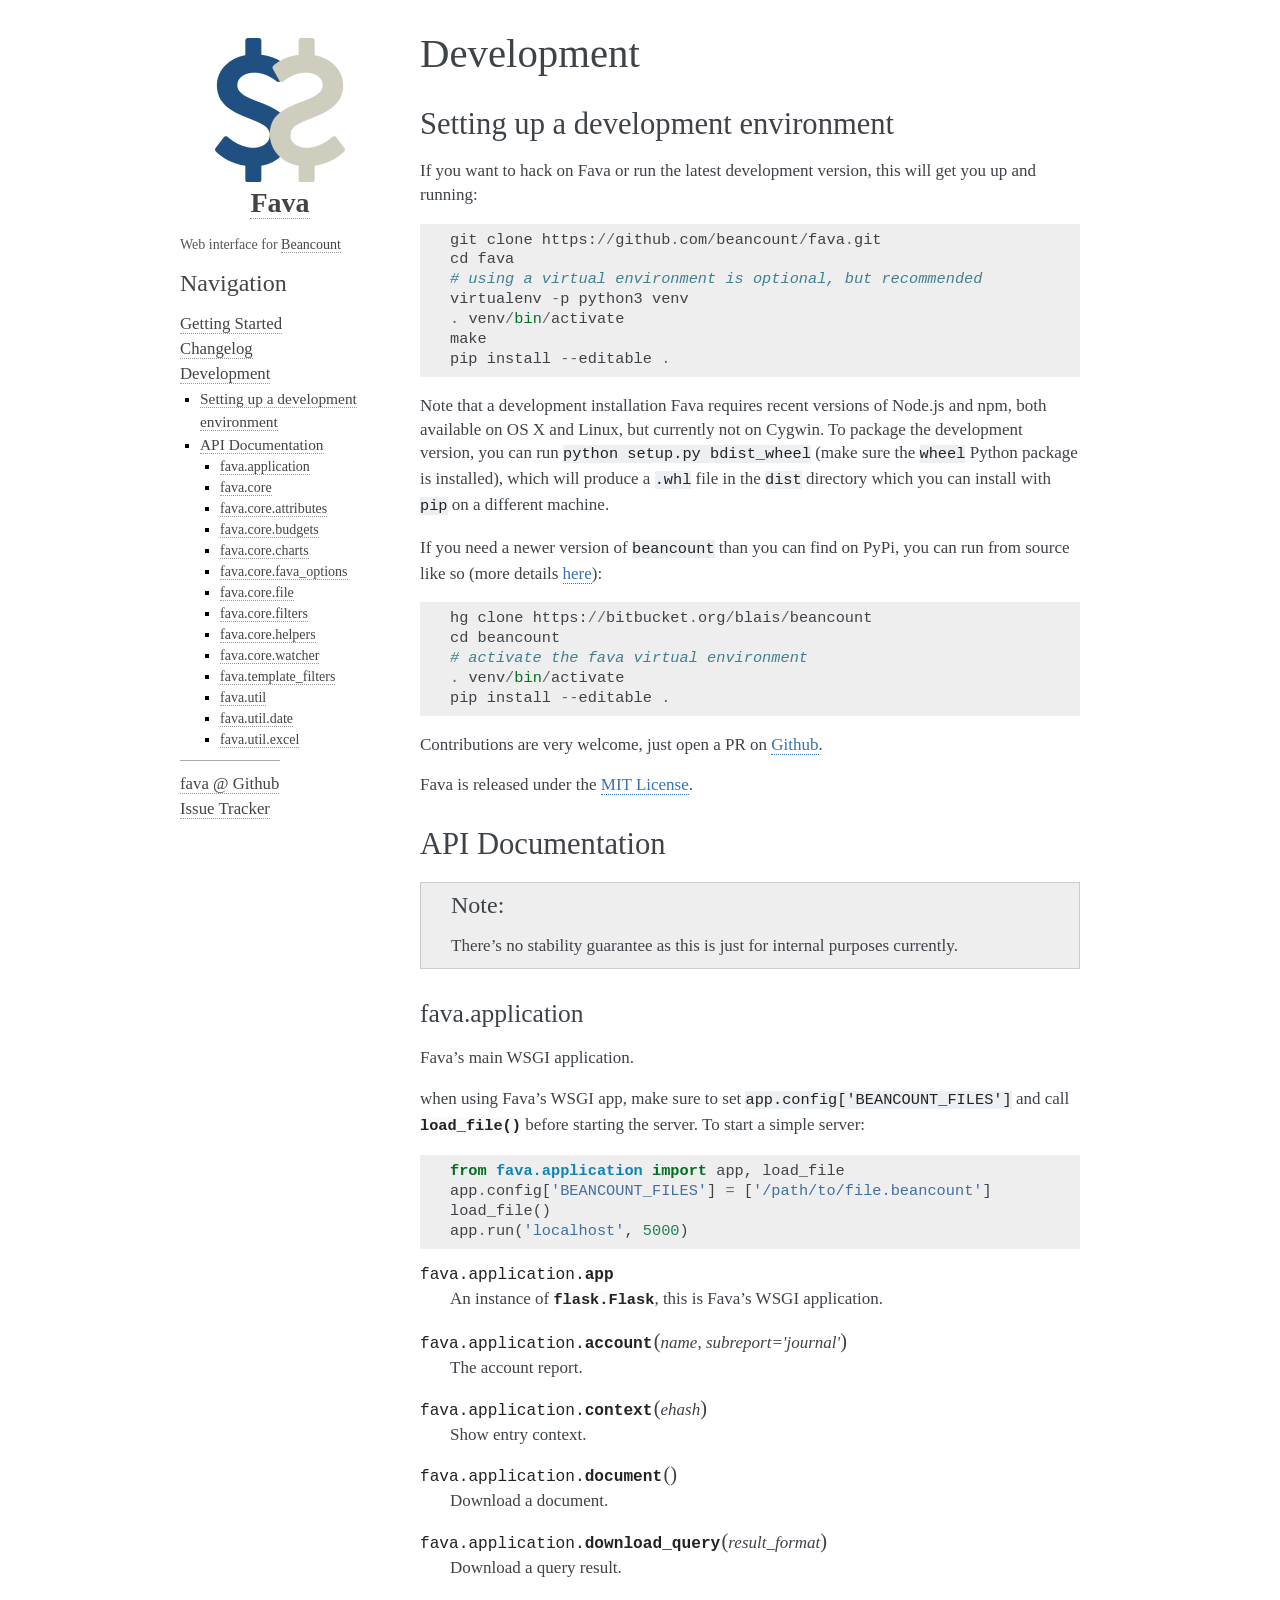
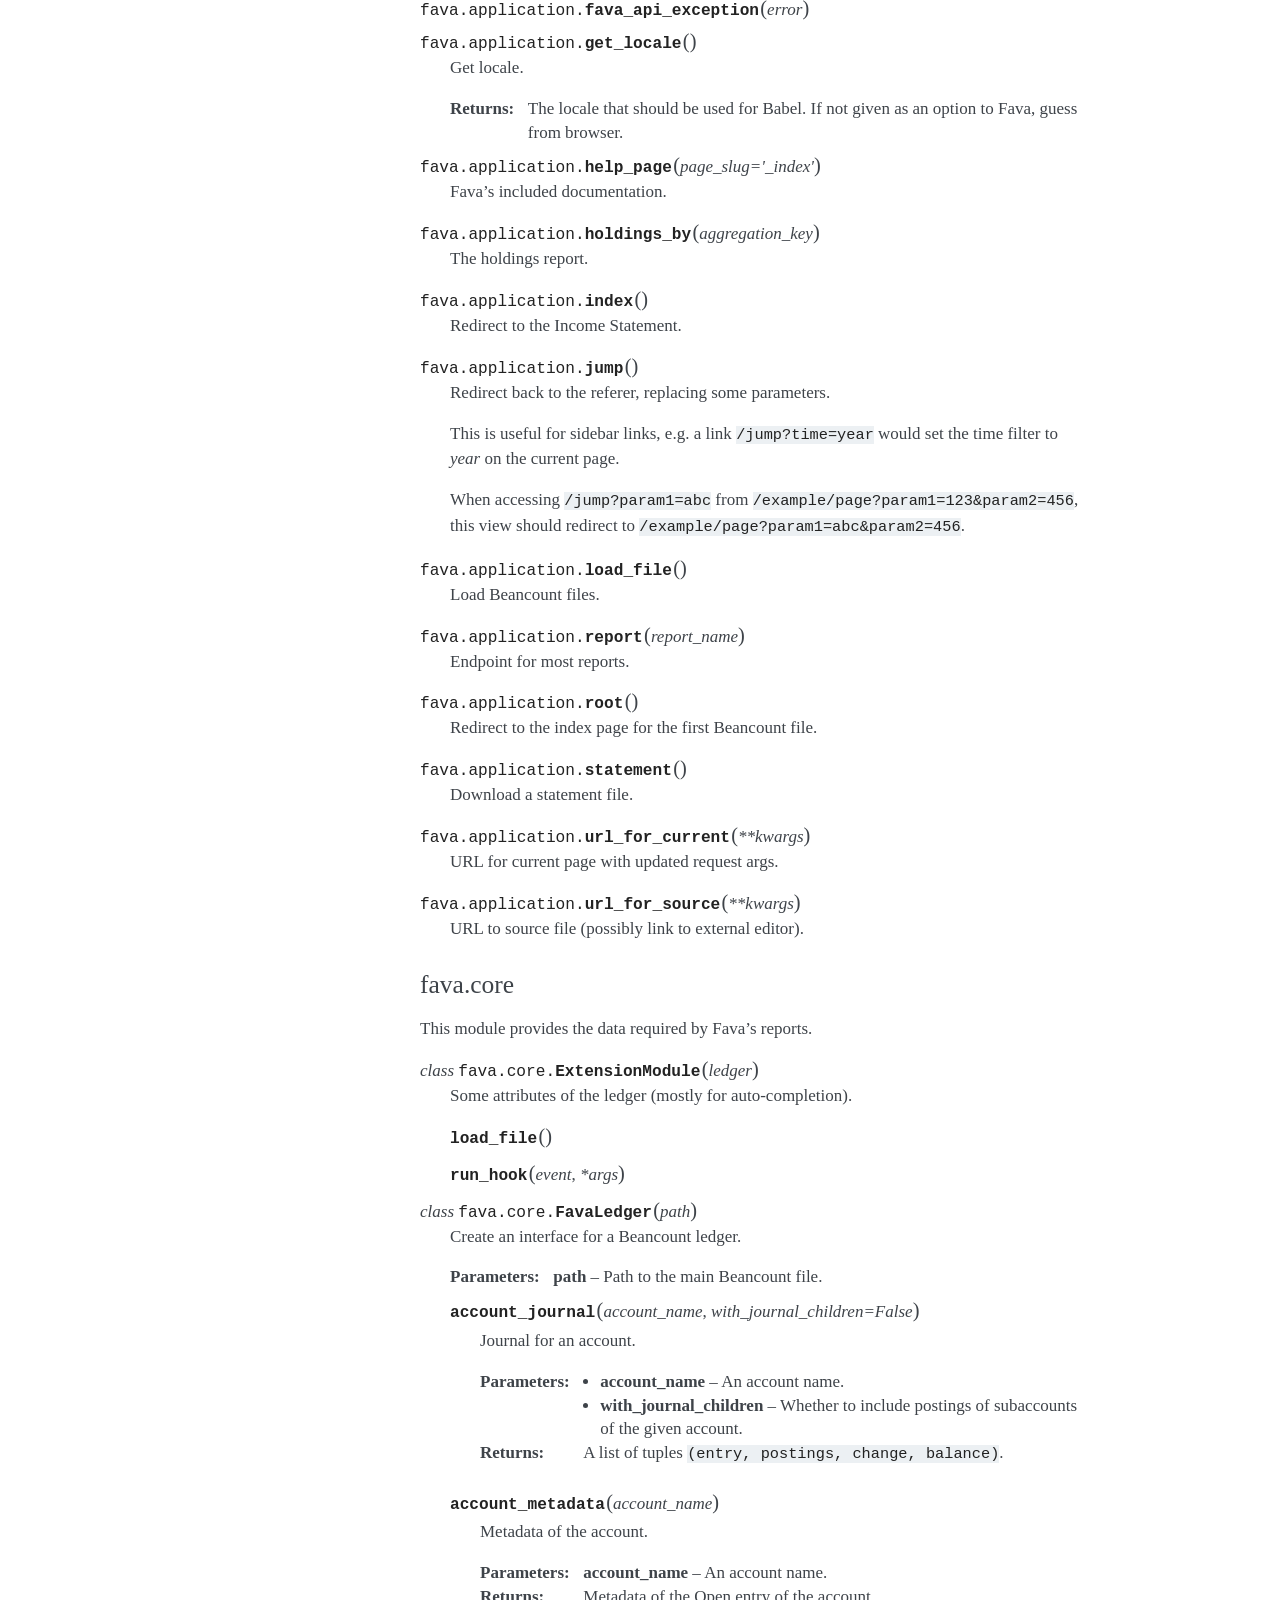
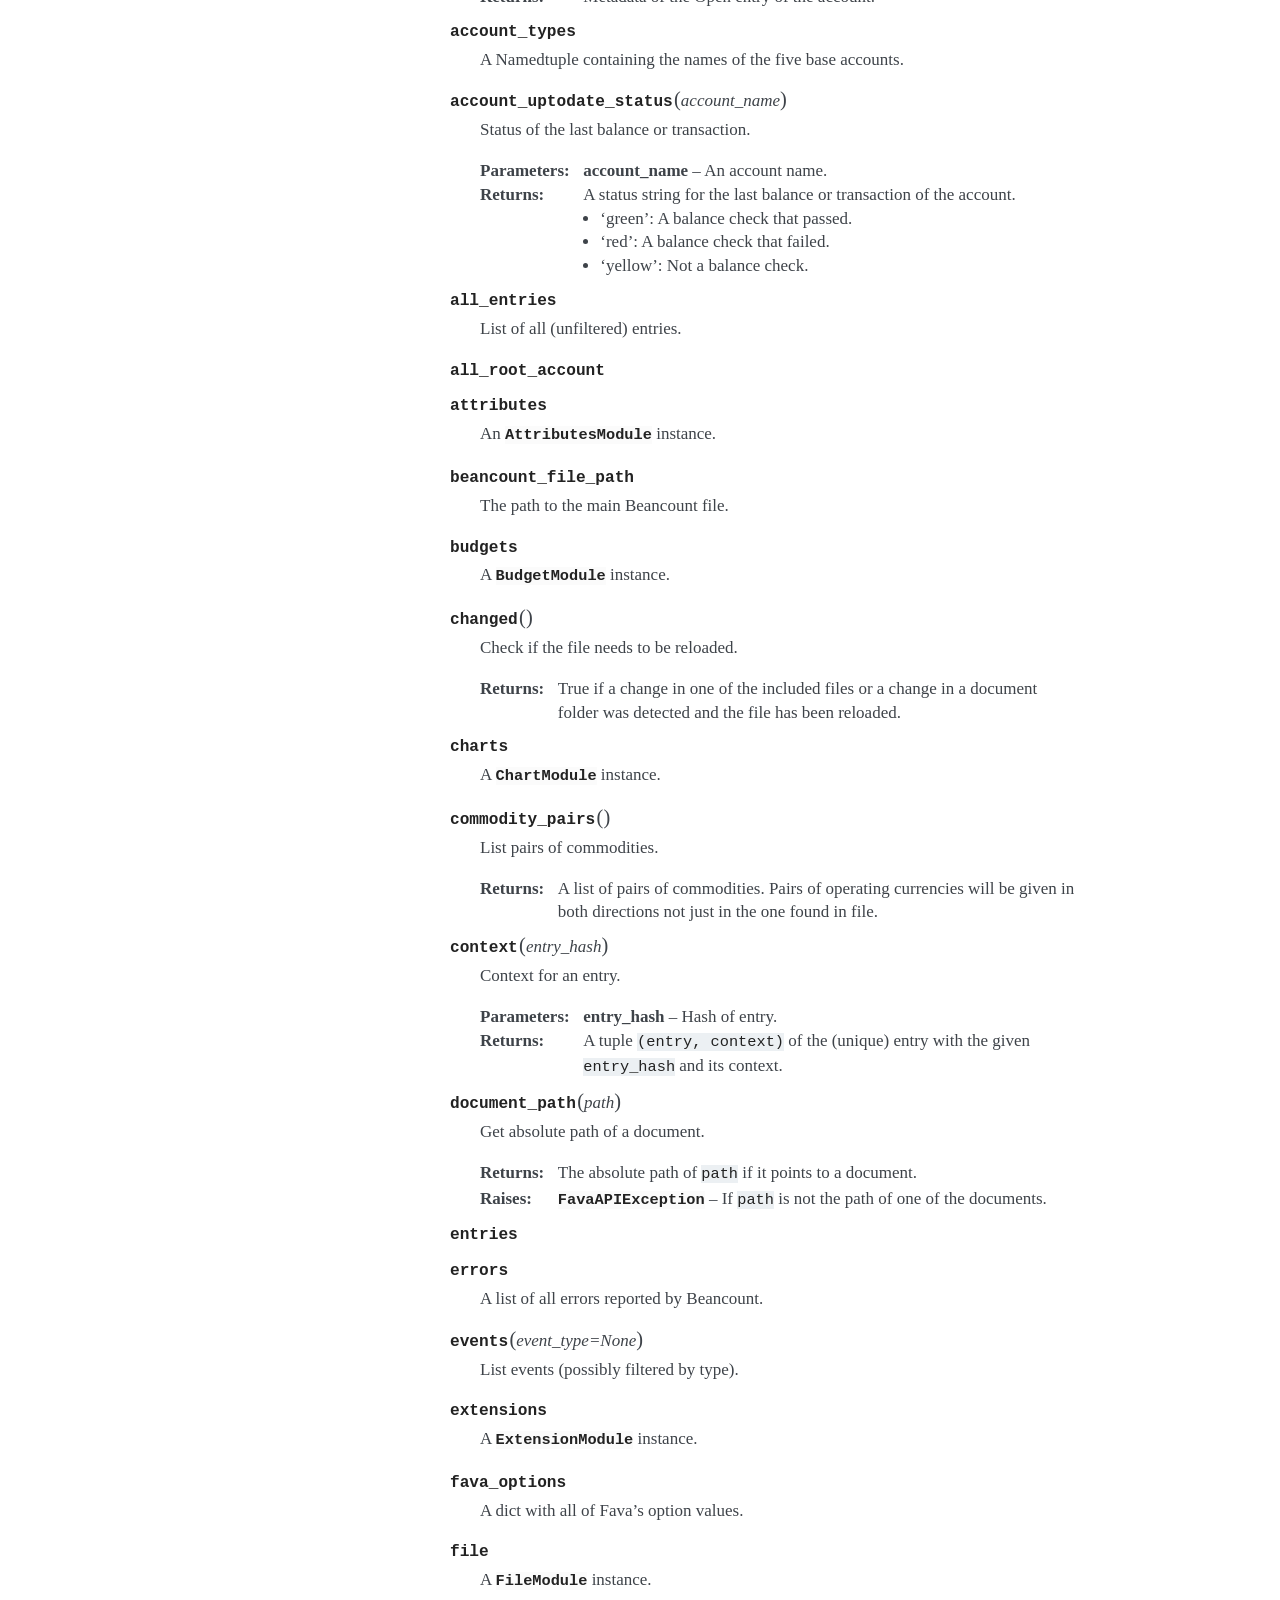
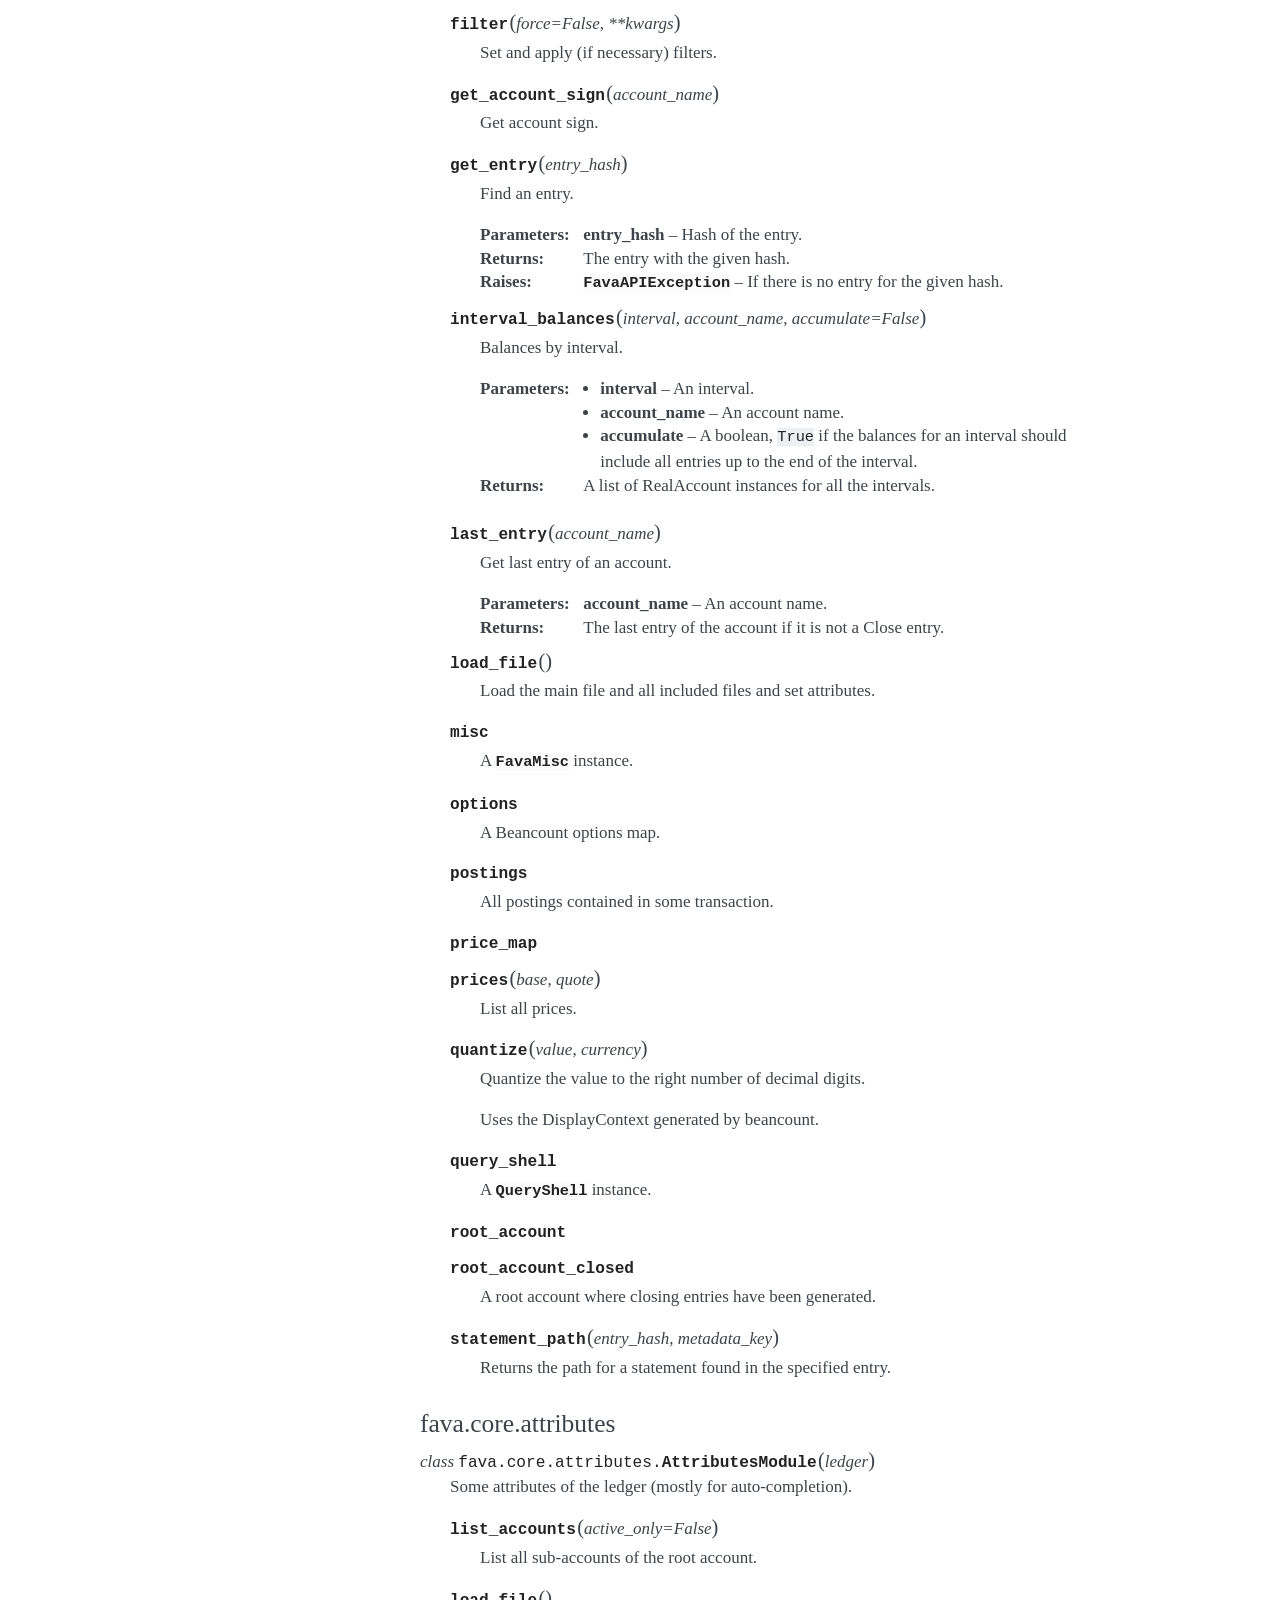
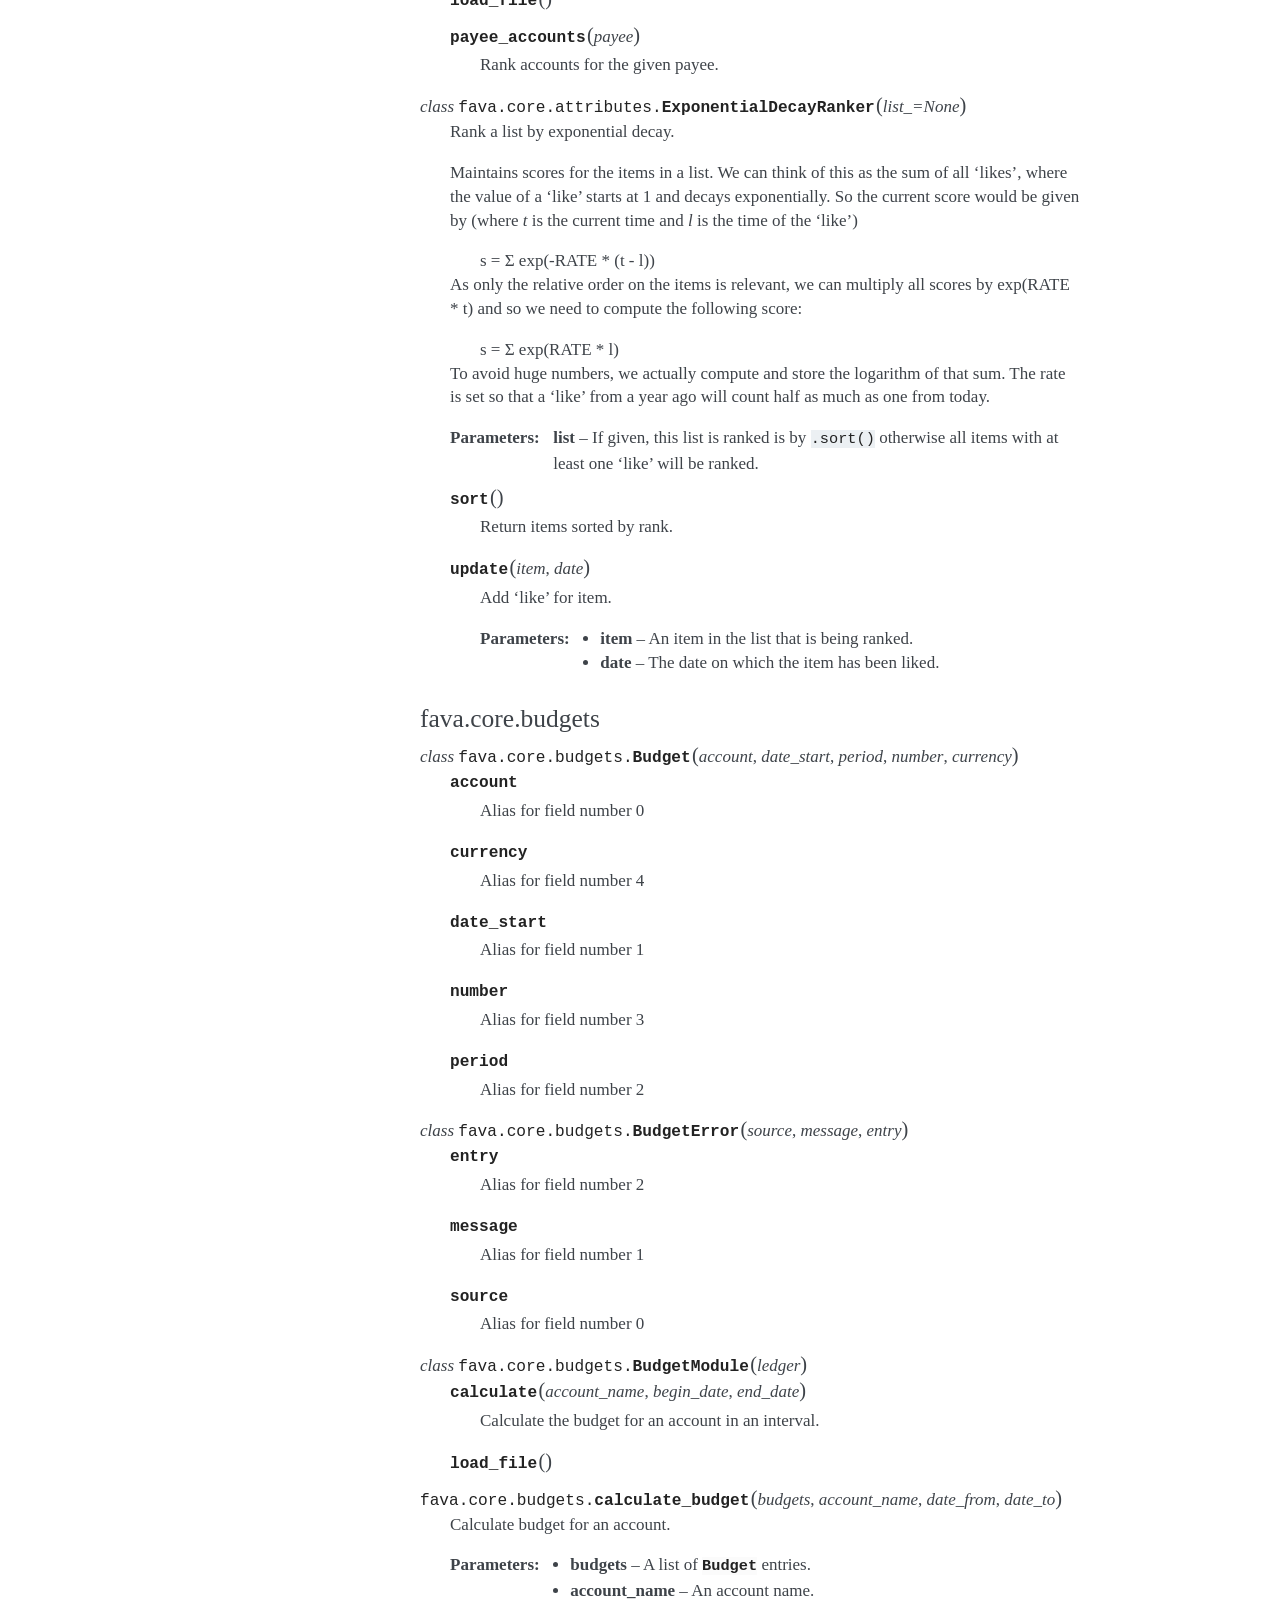
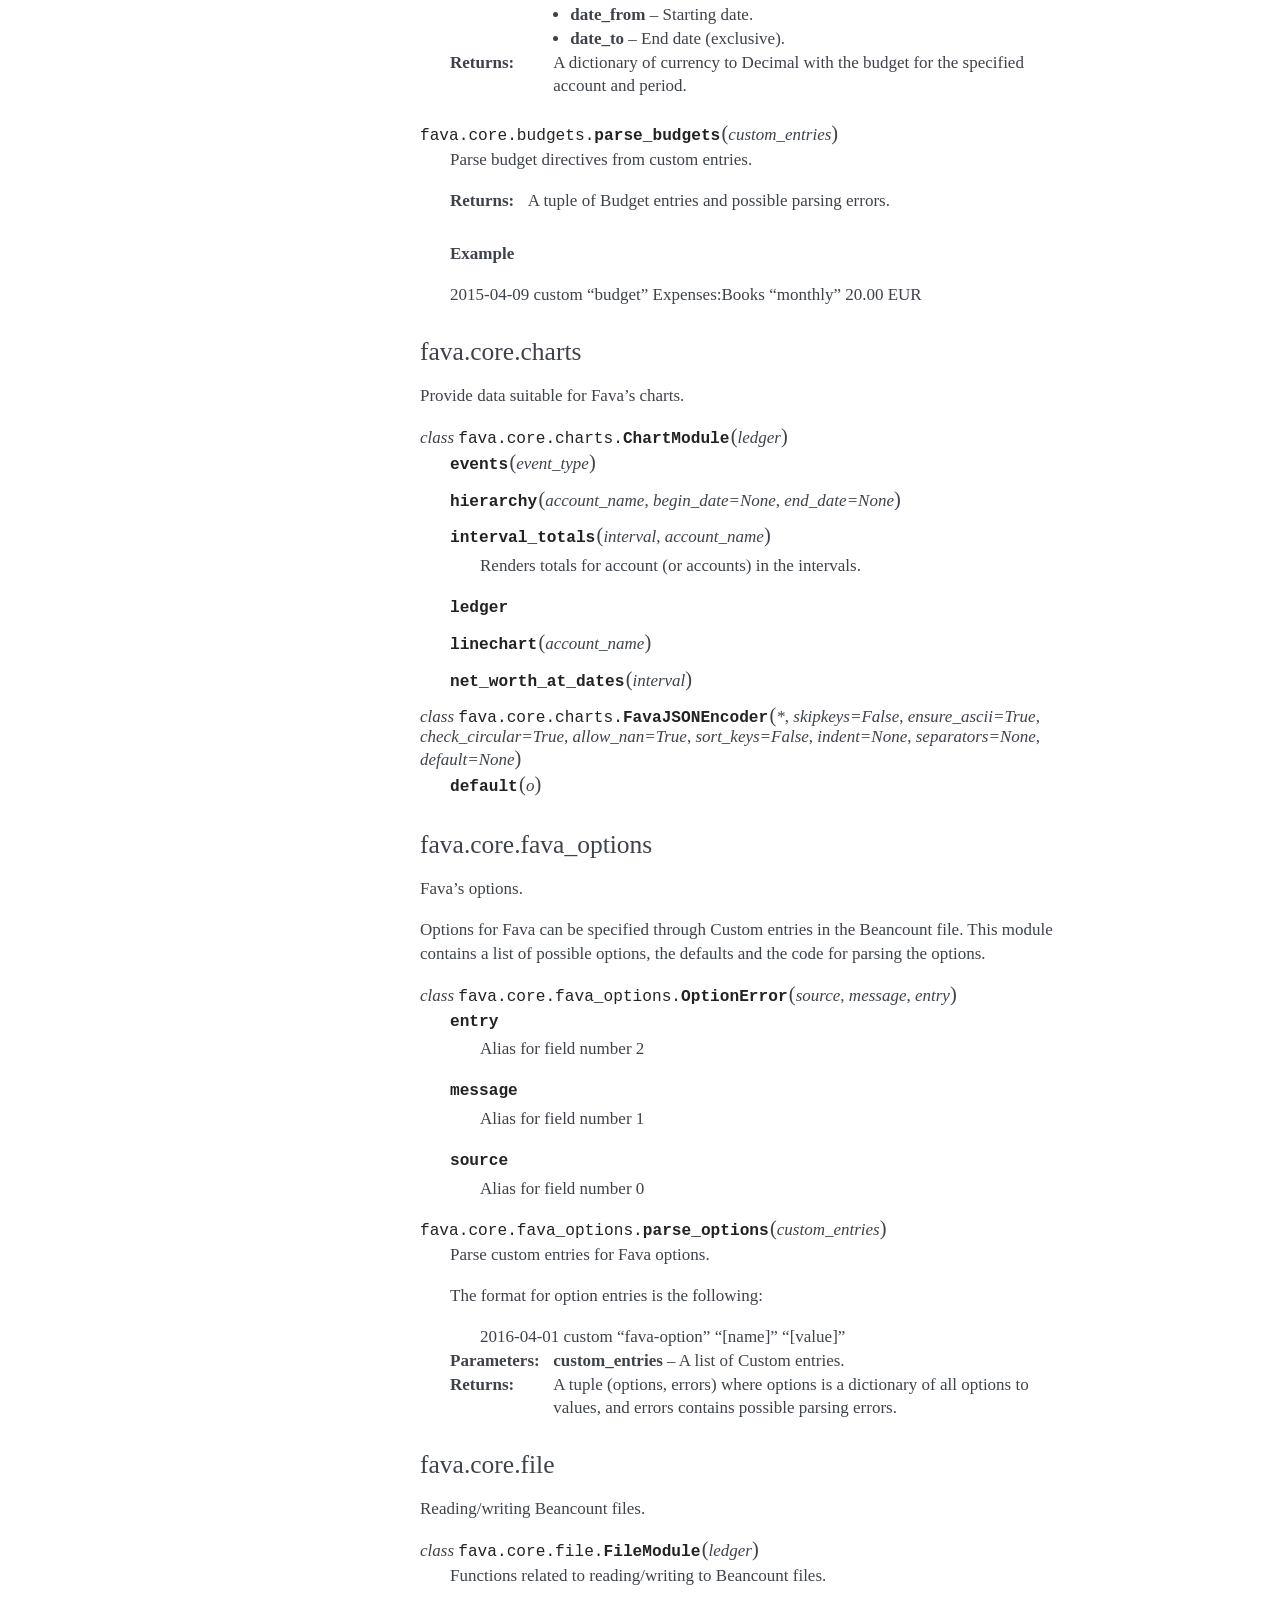
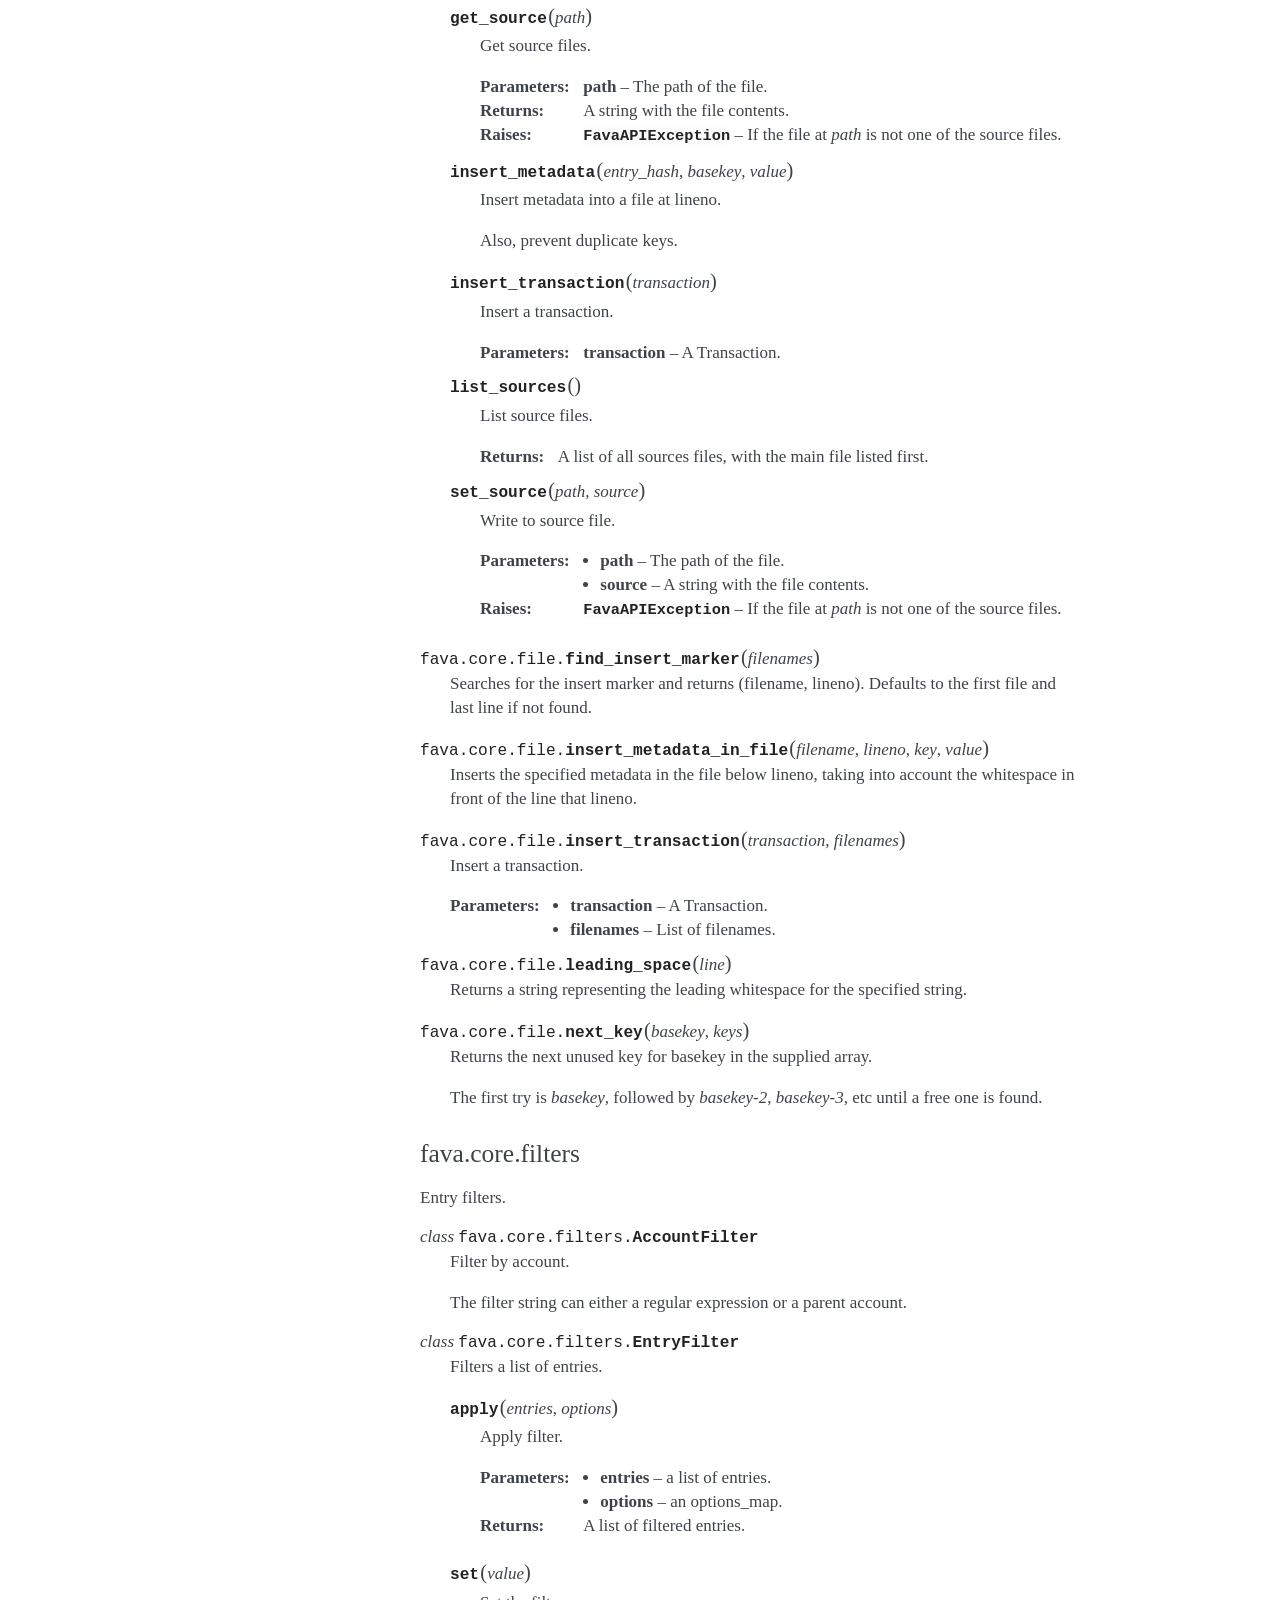
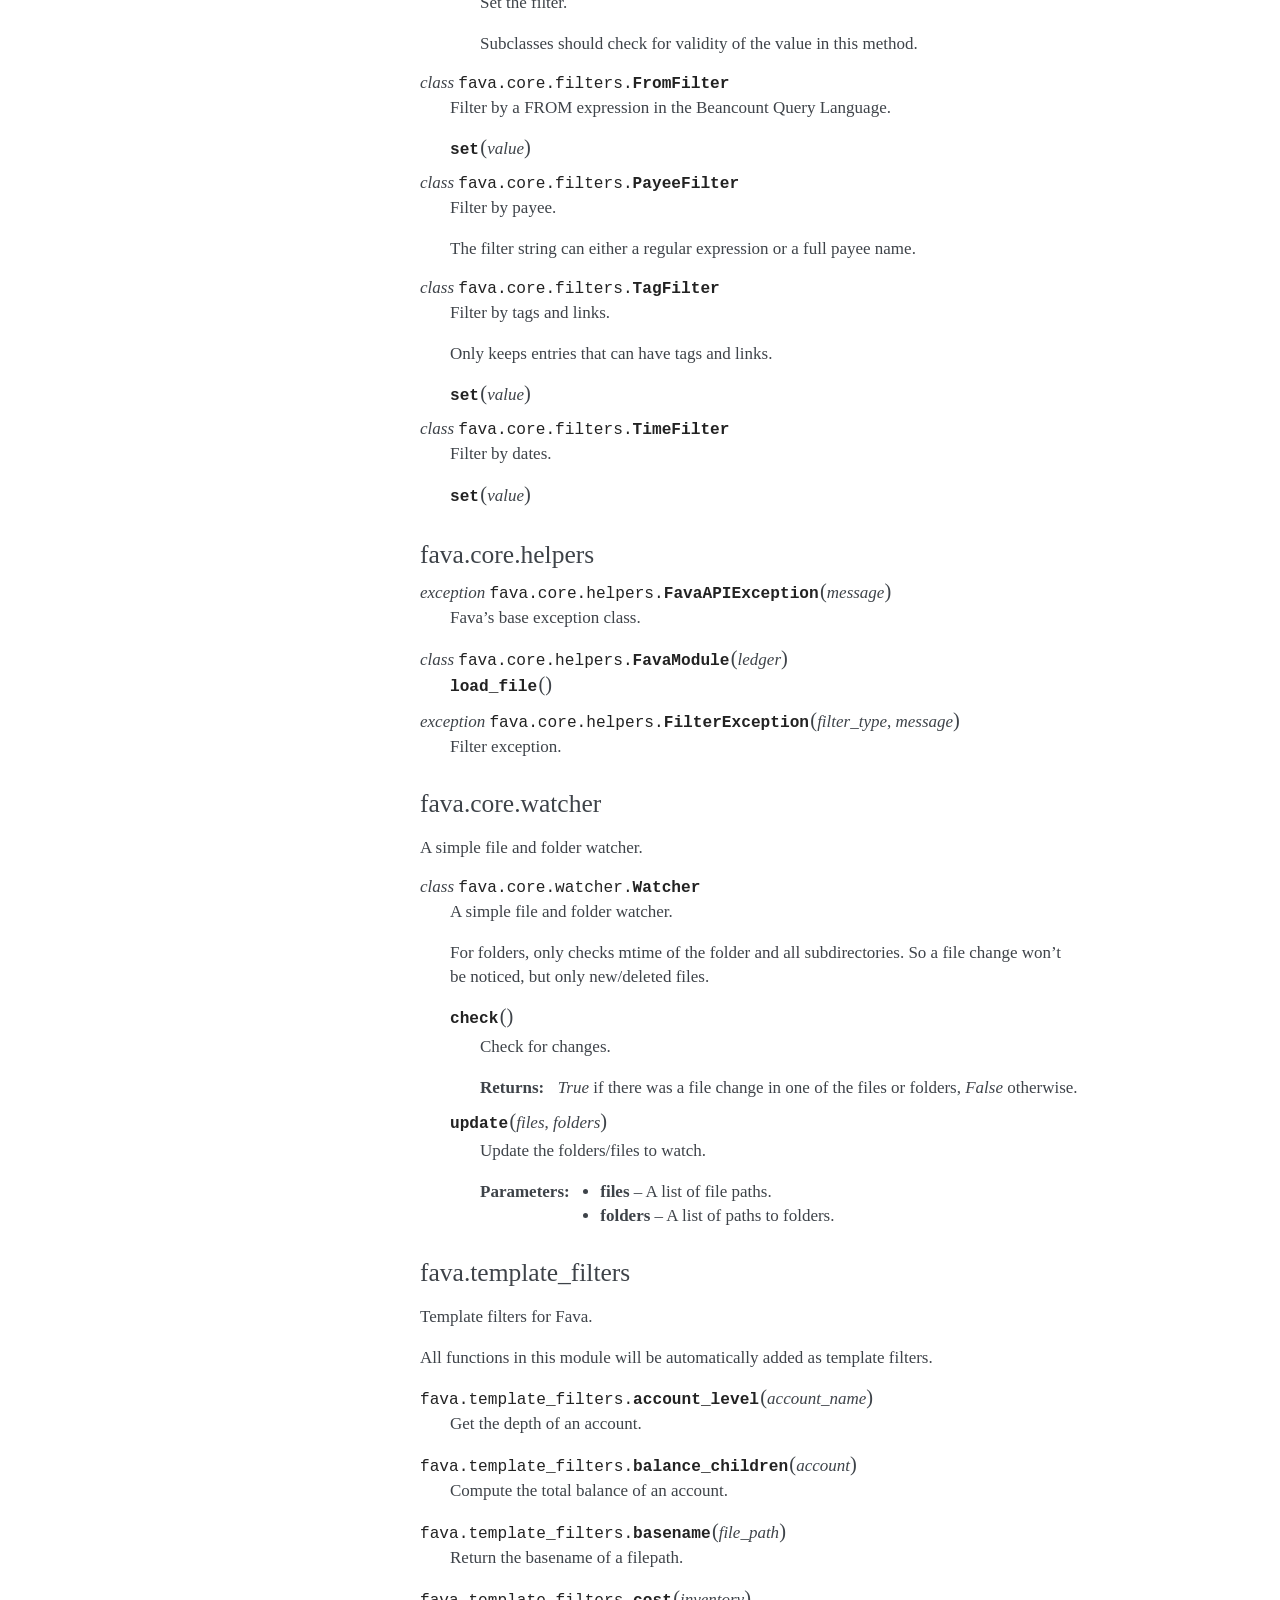
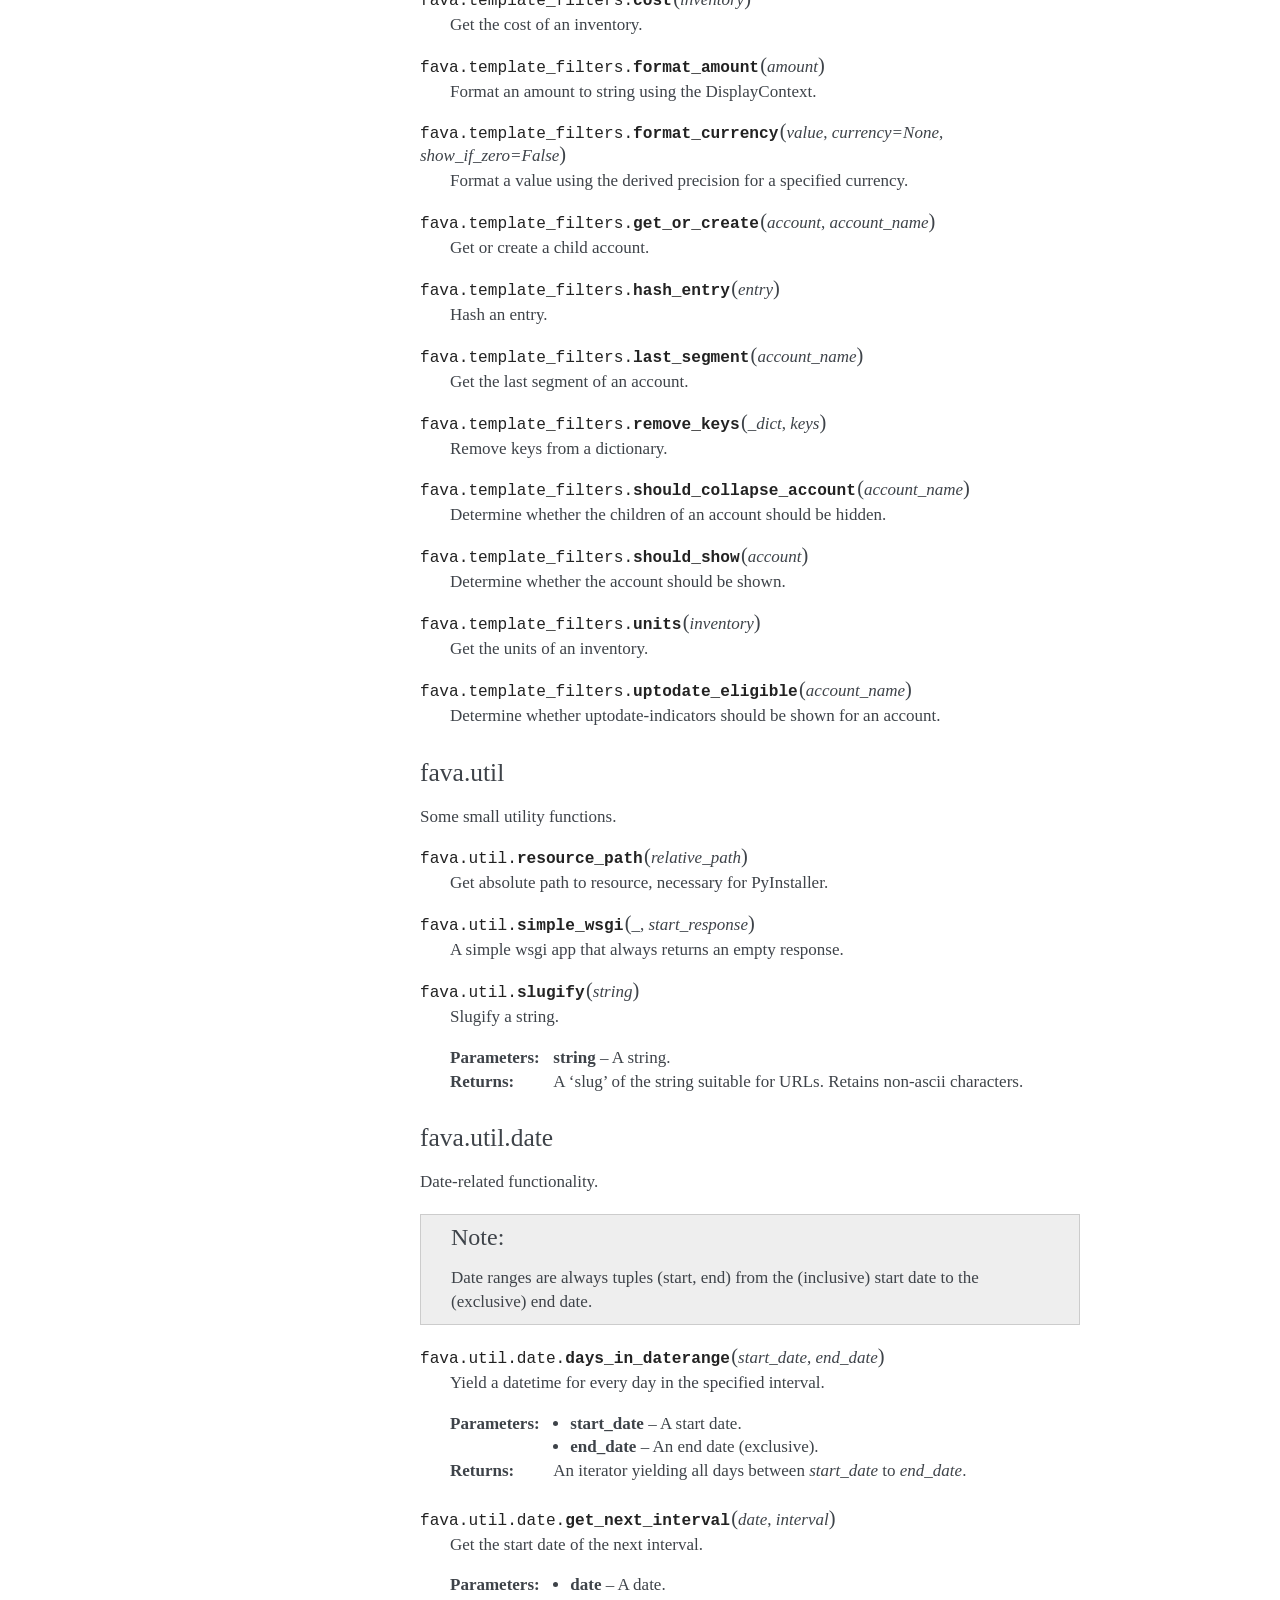
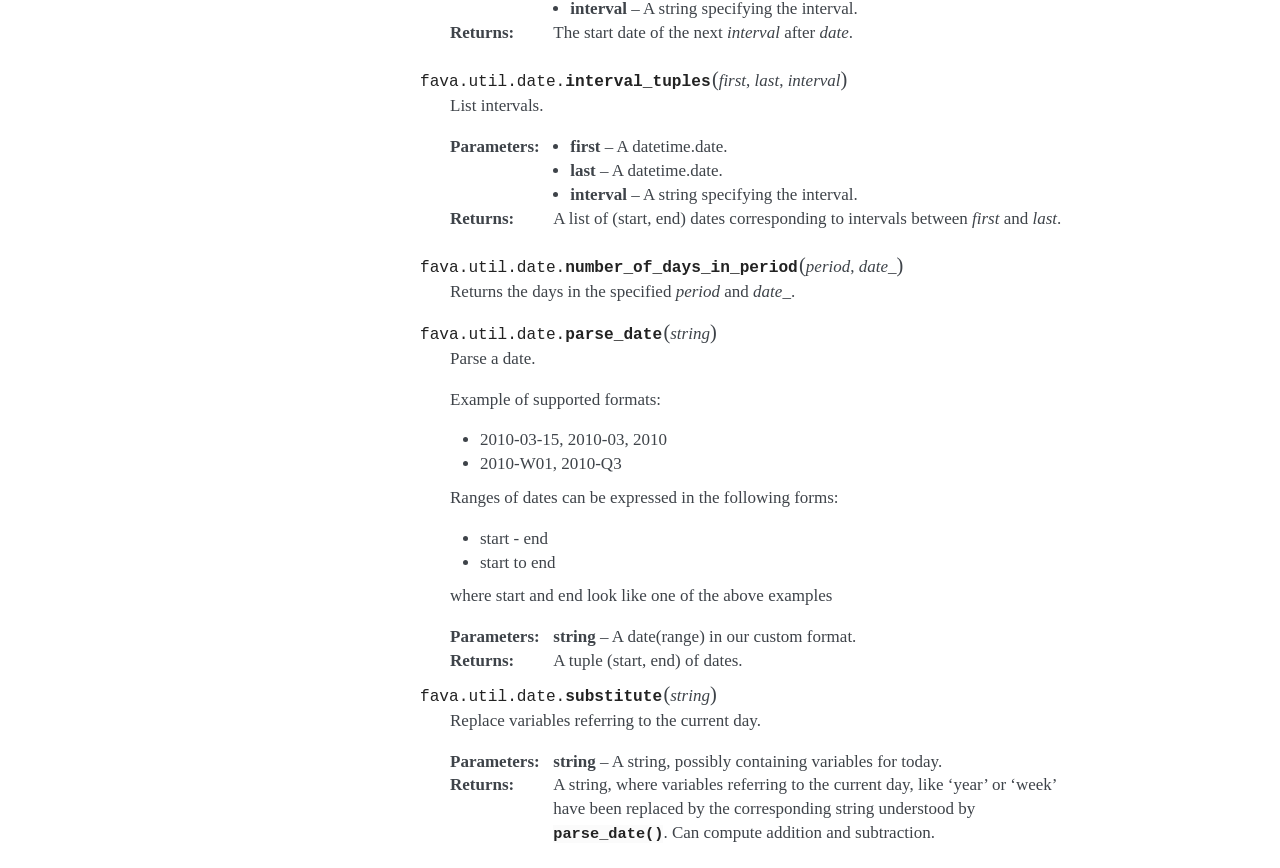
<file: development.html>
<!DOCTYPE html PUBLIC "-//W3C//DTD XHTML 1.0 Transitional//EN"
  "http://www.w3.org/TR/xhtml1/DTD/xhtml1-transitional.dtd">


<html xmlns="http://www.w3.org/1999/xhtml">
  <head>
    <meta http-equiv="Content-Type" content="text/html; charset=utf-8" />
    
    <title>Development &#8212; Fava 1.3 documentation</title>
    
    <link rel="stylesheet" href="_static/alabaster.css" type="text/css" />
    <link rel="stylesheet" href="_static/pygments.css" type="text/css" />
    
    <script type="text/javascript">
      var DOCUMENTATION_OPTIONS = {
        URL_ROOT:    './',
        VERSION:     '1.3',
        COLLAPSE_INDEX: false,
        FILE_SUFFIX: '.html',
        HAS_SOURCE:  true,
        SOURCELINK_SUFFIX: '.txt'
      };
    </script>
    <script type="text/javascript" src="_static/jquery.js"></script>
    <script type="text/javascript" src="_static/underscore.js"></script>
    <script type="text/javascript" src="_static/doctools.js"></script>
    <link rel="index" title="Index" href="genindex.html" />
    <link rel="search" title="Search" href="search.html" />
    <link rel="prev" title="Changelog" href="changelog.html" />
   
  <link rel="stylesheet" href="_static/custom.css" type="text/css" />
  
  
  <meta name="viewport" content="width=device-width, initial-scale=0.9, maximum-scale=0.9" />

  </head>
  <body role="document">
  

    <div class="document">
      <div class="documentwrapper">
        <div class="bodywrapper">
          <div class="body" role="main">
            
  <div class="section" id="development">
<h1>Development<a class="headerlink" href="#development" title="Permalink to this headline">¶</a></h1>
<div class="section" id="setting-up-a-development-environment">
<h2>Setting up a development environment<a class="headerlink" href="#setting-up-a-development-environment" title="Permalink to this headline">¶</a></h2>
<p>If you want to hack on Fava or run the latest development version, this will
get you up and running:</p>
<div class="code bash highlight-default"><div class="highlight"><pre><span></span><span class="n">git</span> <span class="n">clone</span> <span class="n">https</span><span class="p">:</span><span class="o">//</span><span class="n">github</span><span class="o">.</span><span class="n">com</span><span class="o">/</span><span class="n">beancount</span><span class="o">/</span><span class="n">fava</span><span class="o">.</span><span class="n">git</span>
<span class="n">cd</span> <span class="n">fava</span>
<span class="c1"># using a virtual environment is optional, but recommended</span>
<span class="n">virtualenv</span> <span class="o">-</span><span class="n">p</span> <span class="n">python3</span> <span class="n">venv</span>
<span class="o">.</span> <span class="n">venv</span><span class="o">/</span><span class="nb">bin</span><span class="o">/</span><span class="n">activate</span>
<span class="n">make</span>
<span class="n">pip</span> <span class="n">install</span> <span class="o">--</span><span class="n">editable</span> <span class="o">.</span>
</pre></div>
</div>
<p>Note that a development installation Fava requires recent versions of Node.js and
npm, both available on OS X and Linux, but currently not on Cygwin.
To package the development version, you can run <code class="docutils literal"><span class="pre">python</span> <span class="pre">setup.py</span> <span class="pre">bdist_wheel</span></code>
(make sure the <code class="docutils literal"><span class="pre">wheel</span></code> Python package is installed), which will produce a
<code class="docutils literal"><span class="pre">.whl</span></code> file in the <code class="docutils literal"><span class="pre">dist</span></code> directory which you can install with <code class="docutils literal"><span class="pre">pip</span></code> on a
different machine.</p>
<p>If you need a newer version of <code class="docutils literal"><span class="pre">beancount</span></code> than you can find on PyPi, you can
run from source like so (more details <a class="reference external" href="http://furius.ca/beancount/doc/install">here</a>):</p>
<div class="code bash highlight-default"><div class="highlight"><pre><span></span><span class="n">hg</span> <span class="n">clone</span> <span class="n">https</span><span class="p">:</span><span class="o">//</span><span class="n">bitbucket</span><span class="o">.</span><span class="n">org</span><span class="o">/</span><span class="n">blais</span><span class="o">/</span><span class="n">beancount</span>
<span class="n">cd</span> <span class="n">beancount</span>
<span class="c1"># activate the fava virtual environment</span>
<span class="o">.</span> <span class="n">venv</span><span class="o">/</span><span class="nb">bin</span><span class="o">/</span><span class="n">activate</span>
<span class="n">pip</span> <span class="n">install</span> <span class="o">--</span><span class="n">editable</span> <span class="o">.</span>
</pre></div>
</div>
<p>Contributions are very welcome, just open a PR on <a class="reference external" href="https://github.com/beancount/fava/pulls">Github</a>.</p>
<p>Fava is released under the <a class="reference external" href="https://github.com/beancount/fava/blob/master/LICENSE">MIT License</a>.</p>
</div>
<div class="section" id="api-documentation">
<h2>API Documentation<a class="headerlink" href="#api-documentation" title="Permalink to this headline">¶</a></h2>
<div class="admonition note">
<p class="first admonition-title">Note</p>
<p class="last">There&#8217;s no stability guarantee as this is just for internal purposes currently.</p>
</div>
<div class="section" id="module-fava.application">
<span id="fava-application"></span><h3>fava.application<a class="headerlink" href="#module-fava.application" title="Permalink to this headline">¶</a></h3>
<p>Fava&#8217;s main WSGI application.</p>
<p>when using Fava&#8217;s WSGI app, make sure to set <code class="docutils literal"><span class="pre">app.config['BEANCOUNT_FILES']</span></code>
and call <a class="reference internal" href="#fava.application.load_file" title="fava.application.load_file"><code class="xref py py-func docutils literal"><span class="pre">load_file()</span></code></a> before starting the server.  To start a simple
server:</p>
<div class="highlight-default"><div class="highlight"><pre><span></span><span class="kn">from</span> <span class="nn">fava.application</span> <span class="k">import</span> <span class="n">app</span><span class="p">,</span> <span class="n">load_file</span>
<span class="n">app</span><span class="o">.</span><span class="n">config</span><span class="p">[</span><span class="s1">&#39;BEANCOUNT_FILES&#39;</span><span class="p">]</span> <span class="o">=</span> <span class="p">[</span><span class="s1">&#39;/path/to/file.beancount&#39;</span><span class="p">]</span>
<span class="n">load_file</span><span class="p">()</span>
<span class="n">app</span><span class="o">.</span><span class="n">run</span><span class="p">(</span><span class="s1">&#39;localhost&#39;</span><span class="p">,</span> <span class="mi">5000</span><span class="p">)</span>
</pre></div>
</div>
<dl class="attribute">
<dt id="fava.application.app">
<code class="descclassname">fava.application.</code><code class="descname">app</code><a class="headerlink" href="#fava.application.app" title="Permalink to this definition">¶</a></dt>
<dd><p>An instance of <code class="xref py py-class docutils literal"><span class="pre">flask.Flask</span></code>, this is Fava&#8217;s WSGI application.</p>
</dd></dl>

<dl class="function">
<dt id="fava.application.account">
<code class="descclassname">fava.application.</code><code class="descname">account</code><span class="sig-paren">(</span><em>name</em>, <em>subreport='journal'</em><span class="sig-paren">)</span><a class="headerlink" href="#fava.application.account" title="Permalink to this definition">¶</a></dt>
<dd><p>The account report.</p>
</dd></dl>

<dl class="function">
<dt id="fava.application.context">
<code class="descclassname">fava.application.</code><code class="descname">context</code><span class="sig-paren">(</span><em>ehash</em><span class="sig-paren">)</span><a class="headerlink" href="#fava.application.context" title="Permalink to this definition">¶</a></dt>
<dd><p>Show entry context.</p>
</dd></dl>

<dl class="function">
<dt id="fava.application.document">
<code class="descclassname">fava.application.</code><code class="descname">document</code><span class="sig-paren">(</span><span class="sig-paren">)</span><a class="headerlink" href="#fava.application.document" title="Permalink to this definition">¶</a></dt>
<dd><p>Download a document.</p>
</dd></dl>

<dl class="function">
<dt id="fava.application.download_query">
<code class="descclassname">fava.application.</code><code class="descname">download_query</code><span class="sig-paren">(</span><em>result_format</em><span class="sig-paren">)</span><a class="headerlink" href="#fava.application.download_query" title="Permalink to this definition">¶</a></dt>
<dd><p>Download a query result.</p>
</dd></dl>

<dl class="function">
<dt id="fava.application.fava_api_exception">
<code class="descclassname">fava.application.</code><code class="descname">fava_api_exception</code><span class="sig-paren">(</span><em>error</em><span class="sig-paren">)</span><a class="headerlink" href="#fava.application.fava_api_exception" title="Permalink to this definition">¶</a></dt>
<dd></dd></dl>

<dl class="function">
<dt id="fava.application.get_locale">
<code class="descclassname">fava.application.</code><code class="descname">get_locale</code><span class="sig-paren">(</span><span class="sig-paren">)</span><a class="headerlink" href="#fava.application.get_locale" title="Permalink to this definition">¶</a></dt>
<dd><p>Get locale.</p>
<table class="docutils field-list" frame="void" rules="none">
<col class="field-name" />
<col class="field-body" />
<tbody valign="top">
<tr class="field-odd field"><th class="field-name">Returns:</th><td class="field-body">The locale that should be used for Babel. If not given as an option to
Fava, guess from browser.</td>
</tr>
</tbody>
</table>
</dd></dl>

<dl class="function">
<dt id="fava.application.help_page">
<code class="descclassname">fava.application.</code><code class="descname">help_page</code><span class="sig-paren">(</span><em>page_slug='_index'</em><span class="sig-paren">)</span><a class="headerlink" href="#fava.application.help_page" title="Permalink to this definition">¶</a></dt>
<dd><p>Fava&#8217;s included documentation.</p>
</dd></dl>

<dl class="function">
<dt id="fava.application.holdings_by">
<code class="descclassname">fava.application.</code><code class="descname">holdings_by</code><span class="sig-paren">(</span><em>aggregation_key</em><span class="sig-paren">)</span><a class="headerlink" href="#fava.application.holdings_by" title="Permalink to this definition">¶</a></dt>
<dd><p>The holdings report.</p>
</dd></dl>

<dl class="function">
<dt id="fava.application.index">
<code class="descclassname">fava.application.</code><code class="descname">index</code><span class="sig-paren">(</span><span class="sig-paren">)</span><a class="headerlink" href="#fava.application.index" title="Permalink to this definition">¶</a></dt>
<dd><p>Redirect to the Income Statement.</p>
</dd></dl>

<dl class="function">
<dt id="fava.application.jump">
<code class="descclassname">fava.application.</code><code class="descname">jump</code><span class="sig-paren">(</span><span class="sig-paren">)</span><a class="headerlink" href="#fava.application.jump" title="Permalink to this definition">¶</a></dt>
<dd><p>Redirect back to the referer, replacing some parameters.</p>
<p>This is useful for sidebar links, e.g. a link <code class="docutils literal"><span class="pre">/jump?time=year</span></code>
would set the time filter to <cite>year</cite> on the current page.</p>
<p>When accessing <code class="docutils literal"><span class="pre">/jump?param1=abc</span></code> from
<code class="docutils literal"><span class="pre">/example/page?param1=123&amp;param2=456</span></code>, this view should redirect to
<code class="docutils literal"><span class="pre">/example/page?param1=abc&amp;param2=456</span></code>.</p>
</dd></dl>

<dl class="function">
<dt id="fava.application.load_file">
<code class="descclassname">fava.application.</code><code class="descname">load_file</code><span class="sig-paren">(</span><span class="sig-paren">)</span><a class="headerlink" href="#fava.application.load_file" title="Permalink to this definition">¶</a></dt>
<dd><p>Load Beancount files.</p>
</dd></dl>

<dl class="function">
<dt id="fava.application.report">
<code class="descclassname">fava.application.</code><code class="descname">report</code><span class="sig-paren">(</span><em>report_name</em><span class="sig-paren">)</span><a class="headerlink" href="#fava.application.report" title="Permalink to this definition">¶</a></dt>
<dd><p>Endpoint for most reports.</p>
</dd></dl>

<dl class="function">
<dt id="fava.application.root">
<code class="descclassname">fava.application.</code><code class="descname">root</code><span class="sig-paren">(</span><span class="sig-paren">)</span><a class="headerlink" href="#fava.application.root" title="Permalink to this definition">¶</a></dt>
<dd><p>Redirect to the index page for the first Beancount file.</p>
</dd></dl>

<dl class="function">
<dt id="fava.application.statement">
<code class="descclassname">fava.application.</code><code class="descname">statement</code><span class="sig-paren">(</span><span class="sig-paren">)</span><a class="headerlink" href="#fava.application.statement" title="Permalink to this definition">¶</a></dt>
<dd><p>Download a statement file.</p>
</dd></dl>

<dl class="function">
<dt id="fava.application.url_for_current">
<code class="descclassname">fava.application.</code><code class="descname">url_for_current</code><span class="sig-paren">(</span><em>**kwargs</em><span class="sig-paren">)</span><a class="headerlink" href="#fava.application.url_for_current" title="Permalink to this definition">¶</a></dt>
<dd><p>URL for current page with updated request args.</p>
</dd></dl>

<dl class="function">
<dt id="fava.application.url_for_source">
<code class="descclassname">fava.application.</code><code class="descname">url_for_source</code><span class="sig-paren">(</span><em>**kwargs</em><span class="sig-paren">)</span><a class="headerlink" href="#fava.application.url_for_source" title="Permalink to this definition">¶</a></dt>
<dd><p>URL to source file (possibly link to external editor).</p>
</dd></dl>

</div>
<div class="section" id="module-fava.core">
<span id="fava-core"></span><h3>fava.core<a class="headerlink" href="#module-fava.core" title="Permalink to this headline">¶</a></h3>
<p>This module provides the data required by Fava&#8217;s reports.</p>
<dl class="class">
<dt id="fava.core.ExtensionModule">
<em class="property">class </em><code class="descclassname">fava.core.</code><code class="descname">ExtensionModule</code><span class="sig-paren">(</span><em>ledger</em><span class="sig-paren">)</span><a class="headerlink" href="#fava.core.ExtensionModule" title="Permalink to this definition">¶</a></dt>
<dd><p>Some attributes of the ledger (mostly for auto-completion).</p>
<dl class="method">
<dt id="fava.core.ExtensionModule.load_file">
<code class="descname">load_file</code><span class="sig-paren">(</span><span class="sig-paren">)</span><a class="headerlink" href="#fava.core.ExtensionModule.load_file" title="Permalink to this definition">¶</a></dt>
<dd></dd></dl>

<dl class="method">
<dt id="fava.core.ExtensionModule.run_hook">
<code class="descname">run_hook</code><span class="sig-paren">(</span><em>event</em>, <em>*args</em><span class="sig-paren">)</span><a class="headerlink" href="#fava.core.ExtensionModule.run_hook" title="Permalink to this definition">¶</a></dt>
<dd></dd></dl>

</dd></dl>

<dl class="class">
<dt id="fava.core.FavaLedger">
<em class="property">class </em><code class="descclassname">fava.core.</code><code class="descname">FavaLedger</code><span class="sig-paren">(</span><em>path</em><span class="sig-paren">)</span><a class="headerlink" href="#fava.core.FavaLedger" title="Permalink to this definition">¶</a></dt>
<dd><p>Create an interface for a Beancount ledger.</p>
<table class="docutils field-list" frame="void" rules="none">
<col class="field-name" />
<col class="field-body" />
<tbody valign="top">
<tr class="field-odd field"><th class="field-name">Parameters:</th><td class="field-body"><strong>path</strong> &#8211; Path to the main Beancount file.</td>
</tr>
</tbody>
</table>
<dl class="method">
<dt id="fava.core.FavaLedger.account_journal">
<code class="descname">account_journal</code><span class="sig-paren">(</span><em>account_name</em>, <em>with_journal_children=False</em><span class="sig-paren">)</span><a class="headerlink" href="#fava.core.FavaLedger.account_journal" title="Permalink to this definition">¶</a></dt>
<dd><p>Journal for an account.</p>
<table class="docutils field-list" frame="void" rules="none">
<col class="field-name" />
<col class="field-body" />
<tbody valign="top">
<tr class="field-odd field"><th class="field-name">Parameters:</th><td class="field-body"><ul class="first simple">
<li><strong>account_name</strong> &#8211; An account name.</li>
<li><strong>with_journal_children</strong> &#8211; Whether to include postings of subaccounts
of the given account.</li>
</ul>
</td>
</tr>
<tr class="field-even field"><th class="field-name">Returns:</th><td class="field-body"><p class="first last">A list of tuples <code class="docutils literal"><span class="pre">(entry,</span> <span class="pre">postings,</span> <span class="pre">change,</span> <span class="pre">balance)</span></code>.</p>
</td>
</tr>
</tbody>
</table>
</dd></dl>

<dl class="method">
<dt id="fava.core.FavaLedger.account_metadata">
<code class="descname">account_metadata</code><span class="sig-paren">(</span><em>account_name</em><span class="sig-paren">)</span><a class="headerlink" href="#fava.core.FavaLedger.account_metadata" title="Permalink to this definition">¶</a></dt>
<dd><p>Metadata of the account.</p>
<table class="docutils field-list" frame="void" rules="none">
<col class="field-name" />
<col class="field-body" />
<tbody valign="top">
<tr class="field-odd field"><th class="field-name">Parameters:</th><td class="field-body"><strong>account_name</strong> &#8211; An account name.</td>
</tr>
<tr class="field-even field"><th class="field-name">Returns:</th><td class="field-body">Metadata of the Open entry of the account.</td>
</tr>
</tbody>
</table>
</dd></dl>

<dl class="attribute">
<dt id="fava.core.FavaLedger.account_types">
<code class="descname">account_types</code><a class="headerlink" href="#fava.core.FavaLedger.account_types" title="Permalink to this definition">¶</a></dt>
<dd><p>A Namedtuple containing the names of the five base accounts.</p>
</dd></dl>

<dl class="method">
<dt id="fava.core.FavaLedger.account_uptodate_status">
<code class="descname">account_uptodate_status</code><span class="sig-paren">(</span><em>account_name</em><span class="sig-paren">)</span><a class="headerlink" href="#fava.core.FavaLedger.account_uptodate_status" title="Permalink to this definition">¶</a></dt>
<dd><p>Status of the last balance or transaction.</p>
<table class="docutils field-list" frame="void" rules="none">
<col class="field-name" />
<col class="field-body" />
<tbody valign="top">
<tr class="field-odd field"><th class="field-name">Parameters:</th><td class="field-body"><strong>account_name</strong> &#8211; An account name.</td>
</tr>
<tr class="field-even field"><th class="field-name">Returns:</th><td class="field-body">A status string for the last balance or transaction of the account.<ul class="simple">
<li>&#8216;green&#8217;:  A balance check that passed.</li>
<li>&#8216;red&#8217;:    A balance check that failed.</li>
<li>&#8216;yellow&#8217;: Not a balance check.</li>
</ul>
</td>
</tr>
</tbody>
</table>
</dd></dl>

<dl class="attribute">
<dt id="fava.core.FavaLedger.all_entries">
<code class="descname">all_entries</code><a class="headerlink" href="#fava.core.FavaLedger.all_entries" title="Permalink to this definition">¶</a></dt>
<dd><p>List of all (unfiltered) entries.</p>
</dd></dl>

<dl class="attribute">
<dt id="fava.core.FavaLedger.all_root_account">
<code class="descname">all_root_account</code><a class="headerlink" href="#fava.core.FavaLedger.all_root_account" title="Permalink to this definition">¶</a></dt>
<dd></dd></dl>

<dl class="attribute">
<dt id="fava.core.FavaLedger.attributes">
<code class="descname">attributes</code><a class="headerlink" href="#fava.core.FavaLedger.attributes" title="Permalink to this definition">¶</a></dt>
<dd><p>An <code class="xref py py-class docutils literal"><span class="pre">AttributesModule</span></code> instance.</p>
</dd></dl>

<dl class="attribute">
<dt id="fava.core.FavaLedger.beancount_file_path">
<code class="descname">beancount_file_path</code><a class="headerlink" href="#fava.core.FavaLedger.beancount_file_path" title="Permalink to this definition">¶</a></dt>
<dd><p>The path to the main Beancount file.</p>
</dd></dl>

<dl class="attribute">
<dt id="fava.core.FavaLedger.budgets">
<code class="descname">budgets</code><a class="headerlink" href="#fava.core.FavaLedger.budgets" title="Permalink to this definition">¶</a></dt>
<dd><p>A <a class="reference internal" href="#fava.core.budgets.BudgetModule" title="fava.core.budgets.BudgetModule"><code class="xref py py-class docutils literal"><span class="pre">BudgetModule</span></code></a> instance.</p>
</dd></dl>

<dl class="method">
<dt id="fava.core.FavaLedger.changed">
<code class="descname">changed</code><span class="sig-paren">(</span><span class="sig-paren">)</span><a class="headerlink" href="#fava.core.FavaLedger.changed" title="Permalink to this definition">¶</a></dt>
<dd><p>Check if the file needs to be reloaded.</p>
<table class="docutils field-list" frame="void" rules="none">
<col class="field-name" />
<col class="field-body" />
<tbody valign="top">
<tr class="field-odd field"><th class="field-name">Returns:</th><td class="field-body">True if a change in one of the included files or a change in a
document folder was detected and the file has been reloaded.</td>
</tr>
</tbody>
</table>
</dd></dl>

<dl class="attribute">
<dt id="fava.core.FavaLedger.charts">
<code class="descname">charts</code><a class="headerlink" href="#fava.core.FavaLedger.charts" title="Permalink to this definition">¶</a></dt>
<dd><p>A <a class="reference internal" href="#fava.core.charts.ChartModule" title="fava.core.charts.ChartModule"><code class="xref py py-class docutils literal"><span class="pre">ChartModule</span></code></a> instance.</p>
</dd></dl>

<dl class="method">
<dt id="fava.core.FavaLedger.commodity_pairs">
<code class="descname">commodity_pairs</code><span class="sig-paren">(</span><span class="sig-paren">)</span><a class="headerlink" href="#fava.core.FavaLedger.commodity_pairs" title="Permalink to this definition">¶</a></dt>
<dd><p>List pairs of commodities.</p>
<table class="docutils field-list" frame="void" rules="none">
<col class="field-name" />
<col class="field-body" />
<tbody valign="top">
<tr class="field-odd field"><th class="field-name">Returns:</th><td class="field-body">A list of pairs of commodities. Pairs of operating currencies will
be given in both directions not just in the one found in file.</td>
</tr>
</tbody>
</table>
</dd></dl>

<dl class="method">
<dt id="fava.core.FavaLedger.context">
<code class="descname">context</code><span class="sig-paren">(</span><em>entry_hash</em><span class="sig-paren">)</span><a class="headerlink" href="#fava.core.FavaLedger.context" title="Permalink to this definition">¶</a></dt>
<dd><p>Context for an entry.</p>
<table class="docutils field-list" frame="void" rules="none">
<col class="field-name" />
<col class="field-body" />
<tbody valign="top">
<tr class="field-odd field"><th class="field-name">Parameters:</th><td class="field-body"><strong>entry_hash</strong> &#8211; Hash of entry.</td>
</tr>
<tr class="field-even field"><th class="field-name">Returns:</th><td class="field-body">A tuple <code class="docutils literal"><span class="pre">(entry,</span> <span class="pre">context)</span></code> of the (unique) entry with the given
<code class="docutils literal"><span class="pre">entry_hash</span></code> and its context.</td>
</tr>
</tbody>
</table>
</dd></dl>

<dl class="method">
<dt id="fava.core.FavaLedger.document_path">
<code class="descname">document_path</code><span class="sig-paren">(</span><em>path</em><span class="sig-paren">)</span><a class="headerlink" href="#fava.core.FavaLedger.document_path" title="Permalink to this definition">¶</a></dt>
<dd><p>Get absolute path of a document.</p>
<table class="docutils field-list" frame="void" rules="none">
<col class="field-name" />
<col class="field-body" />
<tbody valign="top">
<tr class="field-odd field"><th class="field-name">Returns:</th><td class="field-body">The absolute path of <code class="docutils literal"><span class="pre">path</span></code> if it points to a document.</td>
</tr>
<tr class="field-even field"><th class="field-name">Raises:</th><td class="field-body"><code class="xref py py-exc docutils literal"><span class="pre">FavaAPIException</span></code> &#8211; If <code class="docutils literal"><span class="pre">path</span></code> is not the path of one of the
documents.</td>
</tr>
</tbody>
</table>
</dd></dl>

<dl class="attribute">
<dt id="fava.core.FavaLedger.entries">
<code class="descname">entries</code><a class="headerlink" href="#fava.core.FavaLedger.entries" title="Permalink to this definition">¶</a></dt>
<dd></dd></dl>

<dl class="attribute">
<dt id="fava.core.FavaLedger.errors">
<code class="descname">errors</code><a class="headerlink" href="#fava.core.FavaLedger.errors" title="Permalink to this definition">¶</a></dt>
<dd><p>A list of all errors reported by Beancount.</p>
</dd></dl>

<dl class="method">
<dt id="fava.core.FavaLedger.events">
<code class="descname">events</code><span class="sig-paren">(</span><em>event_type=None</em><span class="sig-paren">)</span><a class="headerlink" href="#fava.core.FavaLedger.events" title="Permalink to this definition">¶</a></dt>
<dd><p>List events (possibly filtered by type).</p>
</dd></dl>

<dl class="attribute">
<dt id="fava.core.FavaLedger.extensions">
<code class="descname">extensions</code><a class="headerlink" href="#fava.core.FavaLedger.extensions" title="Permalink to this definition">¶</a></dt>
<dd><p>A <a class="reference internal" href="#fava.core.ExtensionModule" title="fava.core.ExtensionModule"><code class="xref py py-class docutils literal"><span class="pre">ExtensionModule</span></code></a> instance.</p>
</dd></dl>

<dl class="attribute">
<dt id="fava.core.FavaLedger.fava_options">
<code class="descname">fava_options</code><a class="headerlink" href="#fava.core.FavaLedger.fava_options" title="Permalink to this definition">¶</a></dt>
<dd><p>A dict with all of Fava&#8217;s option values.</p>
</dd></dl>

<dl class="attribute">
<dt id="fava.core.FavaLedger.file">
<code class="descname">file</code><a class="headerlink" href="#fava.core.FavaLedger.file" title="Permalink to this definition">¶</a></dt>
<dd><p>A <a class="reference internal" href="#fava.core.file.FileModule" title="fava.core.file.FileModule"><code class="xref py py-class docutils literal"><span class="pre">FileModule</span></code></a> instance.</p>
</dd></dl>

<dl class="method">
<dt id="fava.core.FavaLedger.filter">
<code class="descname">filter</code><span class="sig-paren">(</span><em>force=False</em>, <em>**kwargs</em><span class="sig-paren">)</span><a class="headerlink" href="#fava.core.FavaLedger.filter" title="Permalink to this definition">¶</a></dt>
<dd><p>Set and apply (if necessary) filters.</p>
</dd></dl>

<dl class="method">
<dt id="fava.core.FavaLedger.get_account_sign">
<code class="descname">get_account_sign</code><span class="sig-paren">(</span><em>account_name</em><span class="sig-paren">)</span><a class="headerlink" href="#fava.core.FavaLedger.get_account_sign" title="Permalink to this definition">¶</a></dt>
<dd><p>Get account sign.</p>
</dd></dl>

<dl class="method">
<dt id="fava.core.FavaLedger.get_entry">
<code class="descname">get_entry</code><span class="sig-paren">(</span><em>entry_hash</em><span class="sig-paren">)</span><a class="headerlink" href="#fava.core.FavaLedger.get_entry" title="Permalink to this definition">¶</a></dt>
<dd><p>Find an entry.</p>
<table class="docutils field-list" frame="void" rules="none">
<col class="field-name" />
<col class="field-body" />
<tbody valign="top">
<tr class="field-odd field"><th class="field-name">Parameters:</th><td class="field-body"><strong>entry_hash</strong> &#8211; Hash of the entry.</td>
</tr>
<tr class="field-even field"><th class="field-name">Returns:</th><td class="field-body">The entry with the given hash.</td>
</tr>
<tr class="field-odd field"><th class="field-name">Raises:</th><td class="field-body"><code class="xref py py-exc docutils literal"><span class="pre">FavaAPIException</span></code> &#8211; If there is no entry for the given hash.</td>
</tr>
</tbody>
</table>
</dd></dl>

<dl class="method">
<dt id="fava.core.FavaLedger.interval_balances">
<code class="descname">interval_balances</code><span class="sig-paren">(</span><em>interval</em>, <em>account_name</em>, <em>accumulate=False</em><span class="sig-paren">)</span><a class="headerlink" href="#fava.core.FavaLedger.interval_balances" title="Permalink to this definition">¶</a></dt>
<dd><p>Balances by interval.</p>
<table class="docutils field-list" frame="void" rules="none">
<col class="field-name" />
<col class="field-body" />
<tbody valign="top">
<tr class="field-odd field"><th class="field-name">Parameters:</th><td class="field-body"><ul class="first simple">
<li><strong>interval</strong> &#8211; An interval.</li>
<li><strong>account_name</strong> &#8211; An account name.</li>
<li><strong>accumulate</strong> &#8211; A boolean, <code class="docutils literal"><span class="pre">True</span></code> if the balances for an interval
should include all entries up to the end of the interval.</li>
</ul>
</td>
</tr>
<tr class="field-even field"><th class="field-name">Returns:</th><td class="field-body"><p class="first last">A list of RealAccount instances for all the intervals.</p>
</td>
</tr>
</tbody>
</table>
</dd></dl>

<dl class="method">
<dt id="fava.core.FavaLedger.last_entry">
<code class="descname">last_entry</code><span class="sig-paren">(</span><em>account_name</em><span class="sig-paren">)</span><a class="headerlink" href="#fava.core.FavaLedger.last_entry" title="Permalink to this definition">¶</a></dt>
<dd><p>Get last entry of an account.</p>
<table class="docutils field-list" frame="void" rules="none">
<col class="field-name" />
<col class="field-body" />
<tbody valign="top">
<tr class="field-odd field"><th class="field-name">Parameters:</th><td class="field-body"><strong>account_name</strong> &#8211; An account name.</td>
</tr>
<tr class="field-even field"><th class="field-name">Returns:</th><td class="field-body">The last entry of the account if it is not a Close entry.</td>
</tr>
</tbody>
</table>
</dd></dl>

<dl class="method">
<dt id="fava.core.FavaLedger.load_file">
<code class="descname">load_file</code><span class="sig-paren">(</span><span class="sig-paren">)</span><a class="headerlink" href="#fava.core.FavaLedger.load_file" title="Permalink to this definition">¶</a></dt>
<dd><p>Load the main file and all included files and set attributes.</p>
</dd></dl>

<dl class="attribute">
<dt id="fava.core.FavaLedger.misc">
<code class="descname">misc</code><a class="headerlink" href="#fava.core.FavaLedger.misc" title="Permalink to this definition">¶</a></dt>
<dd><p>A <code class="xref py py-class docutils literal"><span class="pre">FavaMisc</span></code> instance.</p>
</dd></dl>

<dl class="attribute">
<dt id="fava.core.FavaLedger.options">
<code class="descname">options</code><a class="headerlink" href="#fava.core.FavaLedger.options" title="Permalink to this definition">¶</a></dt>
<dd><p>A Beancount options map.</p>
</dd></dl>

<dl class="attribute">
<dt id="fava.core.FavaLedger.postings">
<code class="descname">postings</code><a class="headerlink" href="#fava.core.FavaLedger.postings" title="Permalink to this definition">¶</a></dt>
<dd><p>All postings contained in some transaction.</p>
</dd></dl>

<dl class="attribute">
<dt id="fava.core.FavaLedger.price_map">
<code class="descname">price_map</code><a class="headerlink" href="#fava.core.FavaLedger.price_map" title="Permalink to this definition">¶</a></dt>
<dd></dd></dl>

<dl class="method">
<dt id="fava.core.FavaLedger.prices">
<code class="descname">prices</code><span class="sig-paren">(</span><em>base</em>, <em>quote</em><span class="sig-paren">)</span><a class="headerlink" href="#fava.core.FavaLedger.prices" title="Permalink to this definition">¶</a></dt>
<dd><p>List all prices.</p>
</dd></dl>

<dl class="method">
<dt id="fava.core.FavaLedger.quantize">
<code class="descname">quantize</code><span class="sig-paren">(</span><em>value</em>, <em>currency</em><span class="sig-paren">)</span><a class="headerlink" href="#fava.core.FavaLedger.quantize" title="Permalink to this definition">¶</a></dt>
<dd><p>Quantize the value to the right number of decimal digits.</p>
<p>Uses the DisplayContext generated by beancount.</p>
</dd></dl>

<dl class="attribute">
<dt id="fava.core.FavaLedger.query_shell">
<code class="descname">query_shell</code><a class="headerlink" href="#fava.core.FavaLedger.query_shell" title="Permalink to this definition">¶</a></dt>
<dd><p>A <code class="xref py py-class docutils literal"><span class="pre">QueryShell</span></code> instance.</p>
</dd></dl>

<dl class="attribute">
<dt id="fava.core.FavaLedger.root_account">
<code class="descname">root_account</code><a class="headerlink" href="#fava.core.FavaLedger.root_account" title="Permalink to this definition">¶</a></dt>
<dd></dd></dl>

<dl class="attribute">
<dt id="fava.core.FavaLedger.root_account_closed">
<code class="descname">root_account_closed</code><a class="headerlink" href="#fava.core.FavaLedger.root_account_closed" title="Permalink to this definition">¶</a></dt>
<dd><p>A root account where closing entries have been generated.</p>
</dd></dl>

<dl class="method">
<dt id="fava.core.FavaLedger.statement_path">
<code class="descname">statement_path</code><span class="sig-paren">(</span><em>entry_hash</em>, <em>metadata_key</em><span class="sig-paren">)</span><a class="headerlink" href="#fava.core.FavaLedger.statement_path" title="Permalink to this definition">¶</a></dt>
<dd><p>Returns the path for a statement found in the specified entry.</p>
</dd></dl>

</dd></dl>

</div>
<div class="section" id="module-fava.core.attributes">
<span id="fava-core-attributes"></span><h3>fava.core.attributes<a class="headerlink" href="#module-fava.core.attributes" title="Permalink to this headline">¶</a></h3>
<dl class="class">
<dt id="fava.core.attributes.AttributesModule">
<em class="property">class </em><code class="descclassname">fava.core.attributes.</code><code class="descname">AttributesModule</code><span class="sig-paren">(</span><em>ledger</em><span class="sig-paren">)</span><a class="headerlink" href="#fava.core.attributes.AttributesModule" title="Permalink to this definition">¶</a></dt>
<dd><p>Some attributes of the ledger (mostly for auto-completion).</p>
<dl class="method">
<dt id="fava.core.attributes.AttributesModule.list_accounts">
<code class="descname">list_accounts</code><span class="sig-paren">(</span><em>active_only=False</em><span class="sig-paren">)</span><a class="headerlink" href="#fava.core.attributes.AttributesModule.list_accounts" title="Permalink to this definition">¶</a></dt>
<dd><p>List all sub-accounts of the root account.</p>
</dd></dl>

<dl class="method">
<dt id="fava.core.attributes.AttributesModule.load_file">
<code class="descname">load_file</code><span class="sig-paren">(</span><span class="sig-paren">)</span><a class="headerlink" href="#fava.core.attributes.AttributesModule.load_file" title="Permalink to this definition">¶</a></dt>
<dd></dd></dl>

<dl class="method">
<dt id="fava.core.attributes.AttributesModule.payee_accounts">
<code class="descname">payee_accounts</code><span class="sig-paren">(</span><em>payee</em><span class="sig-paren">)</span><a class="headerlink" href="#fava.core.attributes.AttributesModule.payee_accounts" title="Permalink to this definition">¶</a></dt>
<dd><p>Rank accounts for the given payee.</p>
</dd></dl>

</dd></dl>

<dl class="class">
<dt id="fava.core.attributes.ExponentialDecayRanker">
<em class="property">class </em><code class="descclassname">fava.core.attributes.</code><code class="descname">ExponentialDecayRanker</code><span class="sig-paren">(</span><em>list_=None</em><span class="sig-paren">)</span><a class="headerlink" href="#fava.core.attributes.ExponentialDecayRanker" title="Permalink to this definition">¶</a></dt>
<dd><p>Rank a list by exponential decay.</p>
<p>Maintains scores for the items in a list. We can think of this as the sum
of all &#8216;likes&#8217;, where the value of a &#8216;like&#8217; starts at 1 and decays
exponentially. So the current score would be given by (where <cite>t</cite> is the
current time and <cite>l</cite> is the time of the &#8216;like&#8217;)</p>
<blockquote>
<div>s = Σ exp(-RATE * (t - l))</div></blockquote>
<p>As only the relative order on the items is relevant, we can multiply all
scores by exp(RATE * t) and so we need to compute the following
score:</p>
<blockquote>
<div>s = Σ exp(RATE * l)</div></blockquote>
<p>To avoid huge numbers, we actually compute and store the logarithm of that
sum. The rate is set so that a &#8216;like&#8217; from a year ago will count half as
much as one from today.</p>
<table class="docutils field-list" frame="void" rules="none">
<col class="field-name" />
<col class="field-body" />
<tbody valign="top">
<tr class="field-odd field"><th class="field-name">Parameters:</th><td class="field-body"><strong>list</strong> &#8211; If given, this list is ranked is by <code class="docutils literal"><span class="pre">.sort()</span></code> otherwise all
items with at least one &#8216;like&#8217; will be ranked.</td>
</tr>
</tbody>
</table>
<dl class="method">
<dt id="fava.core.attributes.ExponentialDecayRanker.sort">
<code class="descname">sort</code><span class="sig-paren">(</span><span class="sig-paren">)</span><a class="headerlink" href="#fava.core.attributes.ExponentialDecayRanker.sort" title="Permalink to this definition">¶</a></dt>
<dd><p>Return items sorted by rank.</p>
</dd></dl>

<dl class="method">
<dt id="fava.core.attributes.ExponentialDecayRanker.update">
<code class="descname">update</code><span class="sig-paren">(</span><em>item</em>, <em>date</em><span class="sig-paren">)</span><a class="headerlink" href="#fava.core.attributes.ExponentialDecayRanker.update" title="Permalink to this definition">¶</a></dt>
<dd><p>Add &#8216;like&#8217; for item.</p>
<table class="docutils field-list" frame="void" rules="none">
<col class="field-name" />
<col class="field-body" />
<tbody valign="top">
<tr class="field-odd field"><th class="field-name">Parameters:</th><td class="field-body"><ul class="first last simple">
<li><strong>item</strong> &#8211; An item in the list that is being ranked.</li>
<li><strong>date</strong> &#8211; The date on which the item has been liked.</li>
</ul>
</td>
</tr>
</tbody>
</table>
</dd></dl>

</dd></dl>

</div>
<div class="section" id="module-fava.core.budgets">
<span id="fava-core-budgets"></span><h3>fava.core.budgets<a class="headerlink" href="#module-fava.core.budgets" title="Permalink to this headline">¶</a></h3>
<dl class="class">
<dt id="fava.core.budgets.Budget">
<em class="property">class </em><code class="descclassname">fava.core.budgets.</code><code class="descname">Budget</code><span class="sig-paren">(</span><em>account</em>, <em>date_start</em>, <em>period</em>, <em>number</em>, <em>currency</em><span class="sig-paren">)</span><a class="headerlink" href="#fava.core.budgets.Budget" title="Permalink to this definition">¶</a></dt>
<dd><dl class="attribute">
<dt id="fava.core.budgets.Budget.account">
<code class="descname">account</code><a class="headerlink" href="#fava.core.budgets.Budget.account" title="Permalink to this definition">¶</a></dt>
<dd><p>Alias for field number 0</p>
</dd></dl>

<dl class="attribute">
<dt id="fava.core.budgets.Budget.currency">
<code class="descname">currency</code><a class="headerlink" href="#fava.core.budgets.Budget.currency" title="Permalink to this definition">¶</a></dt>
<dd><p>Alias for field number 4</p>
</dd></dl>

<dl class="attribute">
<dt id="fava.core.budgets.Budget.date_start">
<code class="descname">date_start</code><a class="headerlink" href="#fava.core.budgets.Budget.date_start" title="Permalink to this definition">¶</a></dt>
<dd><p>Alias for field number 1</p>
</dd></dl>

<dl class="attribute">
<dt id="fava.core.budgets.Budget.number">
<code class="descname">number</code><a class="headerlink" href="#fava.core.budgets.Budget.number" title="Permalink to this definition">¶</a></dt>
<dd><p>Alias for field number 3</p>
</dd></dl>

<dl class="attribute">
<dt id="fava.core.budgets.Budget.period">
<code class="descname">period</code><a class="headerlink" href="#fava.core.budgets.Budget.period" title="Permalink to this definition">¶</a></dt>
<dd><p>Alias for field number 2</p>
</dd></dl>

</dd></dl>

<dl class="class">
<dt id="fava.core.budgets.BudgetError">
<em class="property">class </em><code class="descclassname">fava.core.budgets.</code><code class="descname">BudgetError</code><span class="sig-paren">(</span><em>source</em>, <em>message</em>, <em>entry</em><span class="sig-paren">)</span><a class="headerlink" href="#fava.core.budgets.BudgetError" title="Permalink to this definition">¶</a></dt>
<dd><dl class="attribute">
<dt id="fava.core.budgets.BudgetError.entry">
<code class="descname">entry</code><a class="headerlink" href="#fava.core.budgets.BudgetError.entry" title="Permalink to this definition">¶</a></dt>
<dd><p>Alias for field number 2</p>
</dd></dl>

<dl class="attribute">
<dt id="fava.core.budgets.BudgetError.message">
<code class="descname">message</code><a class="headerlink" href="#fava.core.budgets.BudgetError.message" title="Permalink to this definition">¶</a></dt>
<dd><p>Alias for field number 1</p>
</dd></dl>

<dl class="attribute">
<dt id="fava.core.budgets.BudgetError.source">
<code class="descname">source</code><a class="headerlink" href="#fava.core.budgets.BudgetError.source" title="Permalink to this definition">¶</a></dt>
<dd><p>Alias for field number 0</p>
</dd></dl>

</dd></dl>

<dl class="class">
<dt id="fava.core.budgets.BudgetModule">
<em class="property">class </em><code class="descclassname">fava.core.budgets.</code><code class="descname">BudgetModule</code><span class="sig-paren">(</span><em>ledger</em><span class="sig-paren">)</span><a class="headerlink" href="#fava.core.budgets.BudgetModule" title="Permalink to this definition">¶</a></dt>
<dd><dl class="method">
<dt id="fava.core.budgets.BudgetModule.calculate">
<code class="descname">calculate</code><span class="sig-paren">(</span><em>account_name</em>, <em>begin_date</em>, <em>end_date</em><span class="sig-paren">)</span><a class="headerlink" href="#fava.core.budgets.BudgetModule.calculate" title="Permalink to this definition">¶</a></dt>
<dd><p>Calculate the budget for an account in an interval.</p>
</dd></dl>

<dl class="method">
<dt id="fava.core.budgets.BudgetModule.load_file">
<code class="descname">load_file</code><span class="sig-paren">(</span><span class="sig-paren">)</span><a class="headerlink" href="#fava.core.budgets.BudgetModule.load_file" title="Permalink to this definition">¶</a></dt>
<dd></dd></dl>

</dd></dl>

<dl class="function">
<dt id="fava.core.budgets.calculate_budget">
<code class="descclassname">fava.core.budgets.</code><code class="descname">calculate_budget</code><span class="sig-paren">(</span><em>budgets</em>, <em>account_name</em>, <em>date_from</em>, <em>date_to</em><span class="sig-paren">)</span><a class="headerlink" href="#fava.core.budgets.calculate_budget" title="Permalink to this definition">¶</a></dt>
<dd><p>Calculate budget for an account.</p>
<table class="docutils field-list" frame="void" rules="none">
<col class="field-name" />
<col class="field-body" />
<tbody valign="top">
<tr class="field-odd field"><th class="field-name">Parameters:</th><td class="field-body"><ul class="first simple">
<li><strong>budgets</strong> &#8211; A list of <a class="reference internal" href="#fava.core.budgets.Budget" title="fava.core.budgets.Budget"><code class="xref py py-class docutils literal"><span class="pre">Budget</span></code></a> entries.</li>
<li><strong>account_name</strong> &#8211; An account name.</li>
<li><strong>date_from</strong> &#8211; Starting date.</li>
<li><strong>date_to</strong> &#8211; End date (exclusive).</li>
</ul>
</td>
</tr>
<tr class="field-even field"><th class="field-name">Returns:</th><td class="field-body"><p class="first last">A dictionary of currency to Decimal with the budget for the
specified account and period.</p>
</td>
</tr>
</tbody>
</table>
</dd></dl>

<dl class="function">
<dt id="fava.core.budgets.parse_budgets">
<code class="descclassname">fava.core.budgets.</code><code class="descname">parse_budgets</code><span class="sig-paren">(</span><em>custom_entries</em><span class="sig-paren">)</span><a class="headerlink" href="#fava.core.budgets.parse_budgets" title="Permalink to this definition">¶</a></dt>
<dd><p>Parse budget directives from custom entries.</p>
<table class="docutils field-list" frame="void" rules="none">
<col class="field-name" />
<col class="field-body" />
<tbody valign="top">
<tr class="field-odd field"><th class="field-name">Returns:</th><td class="field-body">A tuple of Budget entries and possible parsing errors.</td>
</tr>
</tbody>
</table>
<p class="rubric">Example</p>
<p>2015-04-09 custom &#8220;budget&#8221; Expenses:Books &#8220;monthly&#8221;  20.00 EUR</p>
</dd></dl>

</div>
<div class="section" id="module-fava.core.charts">
<span id="fava-core-charts"></span><h3>fava.core.charts<a class="headerlink" href="#module-fava.core.charts" title="Permalink to this headline">¶</a></h3>
<p>Provide data suitable for Fava&#8217;s charts.</p>
<dl class="class">
<dt id="fava.core.charts.ChartModule">
<em class="property">class </em><code class="descclassname">fava.core.charts.</code><code class="descname">ChartModule</code><span class="sig-paren">(</span><em>ledger</em><span class="sig-paren">)</span><a class="headerlink" href="#fava.core.charts.ChartModule" title="Permalink to this definition">¶</a></dt>
<dd><dl class="method">
<dt id="fava.core.charts.ChartModule.events">
<code class="descname">events</code><span class="sig-paren">(</span><em>event_type</em><span class="sig-paren">)</span><a class="headerlink" href="#fava.core.charts.ChartModule.events" title="Permalink to this definition">¶</a></dt>
<dd></dd></dl>

<dl class="method">
<dt id="fava.core.charts.ChartModule.hierarchy">
<code class="descname">hierarchy</code><span class="sig-paren">(</span><em>account_name</em>, <em>begin_date=None</em>, <em>end_date=None</em><span class="sig-paren">)</span><a class="headerlink" href="#fava.core.charts.ChartModule.hierarchy" title="Permalink to this definition">¶</a></dt>
<dd></dd></dl>

<dl class="method">
<dt id="fava.core.charts.ChartModule.interval_totals">
<code class="descname">interval_totals</code><span class="sig-paren">(</span><em>interval</em>, <em>account_name</em><span class="sig-paren">)</span><a class="headerlink" href="#fava.core.charts.ChartModule.interval_totals" title="Permalink to this definition">¶</a></dt>
<dd><p>Renders totals for account (or accounts) in the intervals.</p>
</dd></dl>

<dl class="attribute">
<dt id="fava.core.charts.ChartModule.ledger">
<code class="descname">ledger</code><a class="headerlink" href="#fava.core.charts.ChartModule.ledger" title="Permalink to this definition">¶</a></dt>
<dd></dd></dl>

<dl class="method">
<dt id="fava.core.charts.ChartModule.linechart">
<code class="descname">linechart</code><span class="sig-paren">(</span><em>account_name</em><span class="sig-paren">)</span><a class="headerlink" href="#fava.core.charts.ChartModule.linechart" title="Permalink to this definition">¶</a></dt>
<dd></dd></dl>

<dl class="method">
<dt id="fava.core.charts.ChartModule.net_worth_at_dates">
<code class="descname">net_worth_at_dates</code><span class="sig-paren">(</span><em>interval</em><span class="sig-paren">)</span><a class="headerlink" href="#fava.core.charts.ChartModule.net_worth_at_dates" title="Permalink to this definition">¶</a></dt>
<dd></dd></dl>

</dd></dl>

<dl class="class">
<dt id="fava.core.charts.FavaJSONEncoder">
<em class="property">class </em><code class="descclassname">fava.core.charts.</code><code class="descname">FavaJSONEncoder</code><span class="sig-paren">(</span><em>*</em>, <em>skipkeys=False</em>, <em>ensure_ascii=True</em>, <em>check_circular=True</em>, <em>allow_nan=True</em>, <em>sort_keys=False</em>, <em>indent=None</em>, <em>separators=None</em>, <em>default=None</em><span class="sig-paren">)</span><a class="headerlink" href="#fava.core.charts.FavaJSONEncoder" title="Permalink to this definition">¶</a></dt>
<dd><dl class="method">
<dt id="fava.core.charts.FavaJSONEncoder.default">
<code class="descname">default</code><span class="sig-paren">(</span><em>o</em><span class="sig-paren">)</span><a class="headerlink" href="#fava.core.charts.FavaJSONEncoder.default" title="Permalink to this definition">¶</a></dt>
<dd></dd></dl>

</dd></dl>

</div>
<div class="section" id="module-fava.core.fava_options">
<span id="fava-core-fava-options"></span><h3>fava.core.fava_options<a class="headerlink" href="#module-fava.core.fava_options" title="Permalink to this headline">¶</a></h3>
<p>Fava&#8217;s options.</p>
<p>Options for Fava can be specified through Custom entries in the Beancount file.
This module contains a list of possible options, the defaults and the code for
parsing the options.</p>
<dl class="class">
<dt id="fava.core.fava_options.OptionError">
<em class="property">class </em><code class="descclassname">fava.core.fava_options.</code><code class="descname">OptionError</code><span class="sig-paren">(</span><em>source</em>, <em>message</em>, <em>entry</em><span class="sig-paren">)</span><a class="headerlink" href="#fava.core.fava_options.OptionError" title="Permalink to this definition">¶</a></dt>
<dd><dl class="attribute">
<dt id="fava.core.fava_options.OptionError.entry">
<code class="descname">entry</code><a class="headerlink" href="#fava.core.fava_options.OptionError.entry" title="Permalink to this definition">¶</a></dt>
<dd><p>Alias for field number 2</p>
</dd></dl>

<dl class="attribute">
<dt id="fava.core.fava_options.OptionError.message">
<code class="descname">message</code><a class="headerlink" href="#fava.core.fava_options.OptionError.message" title="Permalink to this definition">¶</a></dt>
<dd><p>Alias for field number 1</p>
</dd></dl>

<dl class="attribute">
<dt id="fava.core.fava_options.OptionError.source">
<code class="descname">source</code><a class="headerlink" href="#fava.core.fava_options.OptionError.source" title="Permalink to this definition">¶</a></dt>
<dd><p>Alias for field number 0</p>
</dd></dl>

</dd></dl>

<dl class="function">
<dt id="fava.core.fava_options.parse_options">
<code class="descclassname">fava.core.fava_options.</code><code class="descname">parse_options</code><span class="sig-paren">(</span><em>custom_entries</em><span class="sig-paren">)</span><a class="headerlink" href="#fava.core.fava_options.parse_options" title="Permalink to this definition">¶</a></dt>
<dd><p>Parse custom entries for Fava options.</p>
<p>The format for option entries is the following:</p>
<blockquote>
<div>2016-04-01 custom &#8220;fava-option&#8221; &#8220;[name]&#8221; &#8220;[value]&#8221;</div></blockquote>
<table class="docutils field-list" frame="void" rules="none">
<col class="field-name" />
<col class="field-body" />
<tbody valign="top">
<tr class="field-odd field"><th class="field-name">Parameters:</th><td class="field-body"><strong>custom_entries</strong> &#8211; A list of Custom entries.</td>
</tr>
<tr class="field-even field"><th class="field-name">Returns:</th><td class="field-body">A tuple (options, errors) where options is a dictionary of all options
to values, and errors contains possible parsing errors.</td>
</tr>
</tbody>
</table>
</dd></dl>

</div>
<div class="section" id="module-fava.core.file">
<span id="fava-core-file"></span><h3>fava.core.file<a class="headerlink" href="#module-fava.core.file" title="Permalink to this headline">¶</a></h3>
<p>Reading/writing Beancount files.</p>
<dl class="class">
<dt id="fava.core.file.FileModule">
<em class="property">class </em><code class="descclassname">fava.core.file.</code><code class="descname">FileModule</code><span class="sig-paren">(</span><em>ledger</em><span class="sig-paren">)</span><a class="headerlink" href="#fava.core.file.FileModule" title="Permalink to this definition">¶</a></dt>
<dd><p>Functions related to reading/writing to Beancount files.</p>
<dl class="method">
<dt id="fava.core.file.FileModule.get_source">
<code class="descname">get_source</code><span class="sig-paren">(</span><em>path</em><span class="sig-paren">)</span><a class="headerlink" href="#fava.core.file.FileModule.get_source" title="Permalink to this definition">¶</a></dt>
<dd><p>Get source files.</p>
<table class="docutils field-list" frame="void" rules="none">
<col class="field-name" />
<col class="field-body" />
<tbody valign="top">
<tr class="field-odd field"><th class="field-name">Parameters:</th><td class="field-body"><strong>path</strong> &#8211; The path of the file.</td>
</tr>
<tr class="field-even field"><th class="field-name">Returns:</th><td class="field-body">A string with the file contents.</td>
</tr>
<tr class="field-odd field"><th class="field-name">Raises:</th><td class="field-body"><code class="xref py py-exc docutils literal"><span class="pre">FavaAPIException</span></code> &#8211; If the file at <cite>path</cite> is not one of the
source files.</td>
</tr>
</tbody>
</table>
</dd></dl>

<dl class="method">
<dt id="fava.core.file.FileModule.insert_metadata">
<code class="descname">insert_metadata</code><span class="sig-paren">(</span><em>entry_hash</em>, <em>basekey</em>, <em>value</em><span class="sig-paren">)</span><a class="headerlink" href="#fava.core.file.FileModule.insert_metadata" title="Permalink to this definition">¶</a></dt>
<dd><p>Insert metadata into a file at lineno.</p>
<p>Also, prevent duplicate keys.</p>
</dd></dl>

<dl class="method">
<dt id="fava.core.file.FileModule.insert_transaction">
<code class="descname">insert_transaction</code><span class="sig-paren">(</span><em>transaction</em><span class="sig-paren">)</span><a class="headerlink" href="#fava.core.file.FileModule.insert_transaction" title="Permalink to this definition">¶</a></dt>
<dd><p>Insert a transaction.</p>
<table class="docutils field-list" frame="void" rules="none">
<col class="field-name" />
<col class="field-body" />
<tbody valign="top">
<tr class="field-odd field"><th class="field-name">Parameters:</th><td class="field-body"><strong>transaction</strong> &#8211; A Transaction.</td>
</tr>
</tbody>
</table>
</dd></dl>

<dl class="method">
<dt id="fava.core.file.FileModule.list_sources">
<code class="descname">list_sources</code><span class="sig-paren">(</span><span class="sig-paren">)</span><a class="headerlink" href="#fava.core.file.FileModule.list_sources" title="Permalink to this definition">¶</a></dt>
<dd><p>List source files.</p>
<table class="docutils field-list" frame="void" rules="none">
<col class="field-name" />
<col class="field-body" />
<tbody valign="top">
<tr class="field-odd field"><th class="field-name">Returns:</th><td class="field-body">A list of all sources files, with the main file listed first.</td>
</tr>
</tbody>
</table>
</dd></dl>

<dl class="method">
<dt id="fava.core.file.FileModule.set_source">
<code class="descname">set_source</code><span class="sig-paren">(</span><em>path</em>, <em>source</em><span class="sig-paren">)</span><a class="headerlink" href="#fava.core.file.FileModule.set_source" title="Permalink to this definition">¶</a></dt>
<dd><p>Write to source file.</p>
<table class="docutils field-list" frame="void" rules="none">
<col class="field-name" />
<col class="field-body" />
<tbody valign="top">
<tr class="field-odd field"><th class="field-name">Parameters:</th><td class="field-body"><ul class="first simple">
<li><strong>path</strong> &#8211; The path of the file.</li>
<li><strong>source</strong> &#8211; A string with the file contents.</li>
</ul>
</td>
</tr>
<tr class="field-even field"><th class="field-name">Raises:</th><td class="field-body"><p class="first last"><code class="xref py py-exc docutils literal"><span class="pre">FavaAPIException</span></code> &#8211; If the file at <cite>path</cite> is not one of the
source files.</p>
</td>
</tr>
</tbody>
</table>
</dd></dl>

</dd></dl>

<dl class="function">
<dt id="fava.core.file.find_insert_marker">
<code class="descclassname">fava.core.file.</code><code class="descname">find_insert_marker</code><span class="sig-paren">(</span><em>filenames</em><span class="sig-paren">)</span><a class="headerlink" href="#fava.core.file.find_insert_marker" title="Permalink to this definition">¶</a></dt>
<dd><p>Searches for the insert marker and returns (filename, lineno).
Defaults to the first file and last line if not found.</p>
</dd></dl>

<dl class="function">
<dt id="fava.core.file.insert_metadata_in_file">
<code class="descclassname">fava.core.file.</code><code class="descname">insert_metadata_in_file</code><span class="sig-paren">(</span><em>filename</em>, <em>lineno</em>, <em>key</em>, <em>value</em><span class="sig-paren">)</span><a class="headerlink" href="#fava.core.file.insert_metadata_in_file" title="Permalink to this definition">¶</a></dt>
<dd><p>Inserts the specified metadata in the file below lineno, taking into
account the whitespace in front of the line that lineno.</p>
</dd></dl>

<dl class="function">
<dt id="fava.core.file.insert_transaction">
<code class="descclassname">fava.core.file.</code><code class="descname">insert_transaction</code><span class="sig-paren">(</span><em>transaction</em>, <em>filenames</em><span class="sig-paren">)</span><a class="headerlink" href="#fava.core.file.insert_transaction" title="Permalink to this definition">¶</a></dt>
<dd><p>Insert a transaction.</p>
<table class="docutils field-list" frame="void" rules="none">
<col class="field-name" />
<col class="field-body" />
<tbody valign="top">
<tr class="field-odd field"><th class="field-name">Parameters:</th><td class="field-body"><ul class="first last simple">
<li><strong>transaction</strong> &#8211; A Transaction.</li>
<li><strong>filenames</strong> &#8211; List of filenames.</li>
</ul>
</td>
</tr>
</tbody>
</table>
</dd></dl>

<dl class="function">
<dt id="fava.core.file.leading_space">
<code class="descclassname">fava.core.file.</code><code class="descname">leading_space</code><span class="sig-paren">(</span><em>line</em><span class="sig-paren">)</span><a class="headerlink" href="#fava.core.file.leading_space" title="Permalink to this definition">¶</a></dt>
<dd><p>Returns a string representing the leading whitespace for the specified
string.</p>
</dd></dl>

<dl class="function">
<dt id="fava.core.file.next_key">
<code class="descclassname">fava.core.file.</code><code class="descname">next_key</code><span class="sig-paren">(</span><em>basekey</em>, <em>keys</em><span class="sig-paren">)</span><a class="headerlink" href="#fava.core.file.next_key" title="Permalink to this definition">¶</a></dt>
<dd><p>Returns the next unused key for basekey in the supplied array.</p>
<p>The first try is <cite>basekey</cite>, followed by <cite>basekey-2</cite>, <cite>basekey-3</cite>, etc
until a free one is found.</p>
</dd></dl>

</div>
<div class="section" id="module-fava.core.filters">
<span id="fava-core-filters"></span><h3>fava.core.filters<a class="headerlink" href="#module-fava.core.filters" title="Permalink to this headline">¶</a></h3>
<p>Entry filters.</p>
<dl class="class">
<dt id="fava.core.filters.AccountFilter">
<em class="property">class </em><code class="descclassname">fava.core.filters.</code><code class="descname">AccountFilter</code><a class="headerlink" href="#fava.core.filters.AccountFilter" title="Permalink to this definition">¶</a></dt>
<dd><p>Filter by account.</p>
<p>The filter string can either a regular expression or a parent account.</p>
</dd></dl>

<dl class="class">
<dt id="fava.core.filters.EntryFilter">
<em class="property">class </em><code class="descclassname">fava.core.filters.</code><code class="descname">EntryFilter</code><a class="headerlink" href="#fava.core.filters.EntryFilter" title="Permalink to this definition">¶</a></dt>
<dd><p>Filters a list of entries.</p>
<dl class="method">
<dt id="fava.core.filters.EntryFilter.apply">
<code class="descname">apply</code><span class="sig-paren">(</span><em>entries</em>, <em>options</em><span class="sig-paren">)</span><a class="headerlink" href="#fava.core.filters.EntryFilter.apply" title="Permalink to this definition">¶</a></dt>
<dd><p>Apply filter.</p>
<table class="docutils field-list" frame="void" rules="none">
<col class="field-name" />
<col class="field-body" />
<tbody valign="top">
<tr class="field-odd field"><th class="field-name">Parameters:</th><td class="field-body"><ul class="first simple">
<li><strong>entries</strong> &#8211; a list of entries.</li>
<li><strong>options</strong> &#8211; an options_map.</li>
</ul>
</td>
</tr>
<tr class="field-even field"><th class="field-name">Returns:</th><td class="field-body"><p class="first last">A list of filtered entries.</p>
</td>
</tr>
</tbody>
</table>
</dd></dl>

<dl class="method">
<dt id="fava.core.filters.EntryFilter.set">
<code class="descname">set</code><span class="sig-paren">(</span><em>value</em><span class="sig-paren">)</span><a class="headerlink" href="#fava.core.filters.EntryFilter.set" title="Permalink to this definition">¶</a></dt>
<dd><p>Set the filter.</p>
<p>Subclasses should check for validity of the value in this method.</p>
</dd></dl>

</dd></dl>

<dl class="class">
<dt id="fava.core.filters.FromFilter">
<em class="property">class </em><code class="descclassname">fava.core.filters.</code><code class="descname">FromFilter</code><a class="headerlink" href="#fava.core.filters.FromFilter" title="Permalink to this definition">¶</a></dt>
<dd><p>Filter by a FROM expression in the Beancount Query Language.</p>
<dl class="method">
<dt id="fava.core.filters.FromFilter.set">
<code class="descname">set</code><span class="sig-paren">(</span><em>value</em><span class="sig-paren">)</span><a class="headerlink" href="#fava.core.filters.FromFilter.set" title="Permalink to this definition">¶</a></dt>
<dd></dd></dl>

</dd></dl>

<dl class="class">
<dt id="fava.core.filters.PayeeFilter">
<em class="property">class </em><code class="descclassname">fava.core.filters.</code><code class="descname">PayeeFilter</code><a class="headerlink" href="#fava.core.filters.PayeeFilter" title="Permalink to this definition">¶</a></dt>
<dd><p>Filter by payee.</p>
<p>The filter string can either a regular expression or a full payee name.</p>
</dd></dl>

<dl class="class">
<dt id="fava.core.filters.TagFilter">
<em class="property">class </em><code class="descclassname">fava.core.filters.</code><code class="descname">TagFilter</code><a class="headerlink" href="#fava.core.filters.TagFilter" title="Permalink to this definition">¶</a></dt>
<dd><p>Filter by tags and links.</p>
<p>Only keeps entries that can have tags and links.</p>
<dl class="method">
<dt id="fava.core.filters.TagFilter.set">
<code class="descname">set</code><span class="sig-paren">(</span><em>value</em><span class="sig-paren">)</span><a class="headerlink" href="#fava.core.filters.TagFilter.set" title="Permalink to this definition">¶</a></dt>
<dd></dd></dl>

</dd></dl>

<dl class="class">
<dt id="fava.core.filters.TimeFilter">
<em class="property">class </em><code class="descclassname">fava.core.filters.</code><code class="descname">TimeFilter</code><a class="headerlink" href="#fava.core.filters.TimeFilter" title="Permalink to this definition">¶</a></dt>
<dd><p>Filter by dates.</p>
<dl class="method">
<dt id="fava.core.filters.TimeFilter.set">
<code class="descname">set</code><span class="sig-paren">(</span><em>value</em><span class="sig-paren">)</span><a class="headerlink" href="#fava.core.filters.TimeFilter.set" title="Permalink to this definition">¶</a></dt>
<dd></dd></dl>

</dd></dl>

</div>
<div class="section" id="module-fava.core.helpers">
<span id="fava-core-helpers"></span><h3>fava.core.helpers<a class="headerlink" href="#module-fava.core.helpers" title="Permalink to this headline">¶</a></h3>
<dl class="exception">
<dt id="fava.core.helpers.FavaAPIException">
<em class="property">exception </em><code class="descclassname">fava.core.helpers.</code><code class="descname">FavaAPIException</code><span class="sig-paren">(</span><em>message</em><span class="sig-paren">)</span><a class="headerlink" href="#fava.core.helpers.FavaAPIException" title="Permalink to this definition">¶</a></dt>
<dd><p>Fava&#8217;s base exception class.</p>
</dd></dl>

<dl class="class">
<dt id="fava.core.helpers.FavaModule">
<em class="property">class </em><code class="descclassname">fava.core.helpers.</code><code class="descname">FavaModule</code><span class="sig-paren">(</span><em>ledger</em><span class="sig-paren">)</span><a class="headerlink" href="#fava.core.helpers.FavaModule" title="Permalink to this definition">¶</a></dt>
<dd><dl class="method">
<dt id="fava.core.helpers.FavaModule.load_file">
<code class="descname">load_file</code><span class="sig-paren">(</span><span class="sig-paren">)</span><a class="headerlink" href="#fava.core.helpers.FavaModule.load_file" title="Permalink to this definition">¶</a></dt>
<dd></dd></dl>

</dd></dl>

<dl class="exception">
<dt id="fava.core.helpers.FilterException">
<em class="property">exception </em><code class="descclassname">fava.core.helpers.</code><code class="descname">FilterException</code><span class="sig-paren">(</span><em>filter_type</em>, <em>message</em><span class="sig-paren">)</span><a class="headerlink" href="#fava.core.helpers.FilterException" title="Permalink to this definition">¶</a></dt>
<dd><p>Filter exception.</p>
</dd></dl>

</div>
<div class="section" id="module-fava.core.watcher">
<span id="fava-core-watcher"></span><h3>fava.core.watcher<a class="headerlink" href="#module-fava.core.watcher" title="Permalink to this headline">¶</a></h3>
<p>A simple file and folder watcher.</p>
<dl class="class">
<dt id="fava.core.watcher.Watcher">
<em class="property">class </em><code class="descclassname">fava.core.watcher.</code><code class="descname">Watcher</code><a class="headerlink" href="#fava.core.watcher.Watcher" title="Permalink to this definition">¶</a></dt>
<dd><p>A simple file and folder watcher.</p>
<p>For folders, only checks mtime of the folder and all subdirectories.
So a file change won&#8217;t be noticed, but only new/deleted files.</p>
<dl class="method">
<dt id="fava.core.watcher.Watcher.check">
<code class="descname">check</code><span class="sig-paren">(</span><span class="sig-paren">)</span><a class="headerlink" href="#fava.core.watcher.Watcher.check" title="Permalink to this definition">¶</a></dt>
<dd><p>Check for changes.</p>
<table class="docutils field-list" frame="void" rules="none">
<col class="field-name" />
<col class="field-body" />
<tbody valign="top">
<tr class="field-odd field"><th class="field-name">Returns:</th><td class="field-body"><cite>True</cite> if there was a file change in one of the files or folders,
<cite>False</cite> otherwise.</td>
</tr>
</tbody>
</table>
</dd></dl>

<dl class="method">
<dt id="fava.core.watcher.Watcher.update">
<code class="descname">update</code><span class="sig-paren">(</span><em>files</em>, <em>folders</em><span class="sig-paren">)</span><a class="headerlink" href="#fava.core.watcher.Watcher.update" title="Permalink to this definition">¶</a></dt>
<dd><p>Update the folders/files to watch.</p>
<table class="docutils field-list" frame="void" rules="none">
<col class="field-name" />
<col class="field-body" />
<tbody valign="top">
<tr class="field-odd field"><th class="field-name">Parameters:</th><td class="field-body"><ul class="first last simple">
<li><strong>files</strong> &#8211; A list of file paths.</li>
<li><strong>folders</strong> &#8211; A list of paths to folders.</li>
</ul>
</td>
</tr>
</tbody>
</table>
</dd></dl>

</dd></dl>

</div>
<div class="section" id="module-fava.template_filters">
<span id="fava-template-filters"></span><h3>fava.template_filters<a class="headerlink" href="#module-fava.template_filters" title="Permalink to this headline">¶</a></h3>
<p>Template filters for Fava.</p>
<p>All functions in this module will be automatically added as template filters.</p>
<dl class="function">
<dt id="fava.template_filters.account_level">
<code class="descclassname">fava.template_filters.</code><code class="descname">account_level</code><span class="sig-paren">(</span><em>account_name</em><span class="sig-paren">)</span><a class="headerlink" href="#fava.template_filters.account_level" title="Permalink to this definition">¶</a></dt>
<dd><p>Get the depth of an account.</p>
</dd></dl>

<dl class="function">
<dt id="fava.template_filters.balance_children">
<code class="descclassname">fava.template_filters.</code><code class="descname">balance_children</code><span class="sig-paren">(</span><em>account</em><span class="sig-paren">)</span><a class="headerlink" href="#fava.template_filters.balance_children" title="Permalink to this definition">¶</a></dt>
<dd><p>Compute the total balance of an account.</p>
</dd></dl>

<dl class="function">
<dt id="fava.template_filters.basename">
<code class="descclassname">fava.template_filters.</code><code class="descname">basename</code><span class="sig-paren">(</span><em>file_path</em><span class="sig-paren">)</span><a class="headerlink" href="#fava.template_filters.basename" title="Permalink to this definition">¶</a></dt>
<dd><p>Return the basename of a filepath.</p>
</dd></dl>

<dl class="function">
<dt id="fava.template_filters.cost">
<code class="descclassname">fava.template_filters.</code><code class="descname">cost</code><span class="sig-paren">(</span><em>inventory</em><span class="sig-paren">)</span><a class="headerlink" href="#fava.template_filters.cost" title="Permalink to this definition">¶</a></dt>
<dd><p>Get the cost of an inventory.</p>
</dd></dl>

<dl class="function">
<dt id="fava.template_filters.format_amount">
<code class="descclassname">fava.template_filters.</code><code class="descname">format_amount</code><span class="sig-paren">(</span><em>amount</em><span class="sig-paren">)</span><a class="headerlink" href="#fava.template_filters.format_amount" title="Permalink to this definition">¶</a></dt>
<dd><p>Format an amount to string using the DisplayContext.</p>
</dd></dl>

<dl class="function">
<dt id="fava.template_filters.format_currency">
<code class="descclassname">fava.template_filters.</code><code class="descname">format_currency</code><span class="sig-paren">(</span><em>value</em>, <em>currency=None</em>, <em>show_if_zero=False</em><span class="sig-paren">)</span><a class="headerlink" href="#fava.template_filters.format_currency" title="Permalink to this definition">¶</a></dt>
<dd><p>Format a value using the derived precision for a specified currency.</p>
</dd></dl>

<dl class="function">
<dt id="fava.template_filters.get_or_create">
<code class="descclassname">fava.template_filters.</code><code class="descname">get_or_create</code><span class="sig-paren">(</span><em>account</em>, <em>account_name</em><span class="sig-paren">)</span><a class="headerlink" href="#fava.template_filters.get_or_create" title="Permalink to this definition">¶</a></dt>
<dd><p>Get or create a child account.</p>
</dd></dl>

<dl class="function">
<dt id="fava.template_filters.hash_entry">
<code class="descclassname">fava.template_filters.</code><code class="descname">hash_entry</code><span class="sig-paren">(</span><em>entry</em><span class="sig-paren">)</span><a class="headerlink" href="#fava.template_filters.hash_entry" title="Permalink to this definition">¶</a></dt>
<dd><p>Hash an entry.</p>
</dd></dl>

<dl class="function">
<dt id="fava.template_filters.last_segment">
<code class="descclassname">fava.template_filters.</code><code class="descname">last_segment</code><span class="sig-paren">(</span><em>account_name</em><span class="sig-paren">)</span><a class="headerlink" href="#fava.template_filters.last_segment" title="Permalink to this definition">¶</a></dt>
<dd><p>Get the last segment of an account.</p>
</dd></dl>

<dl class="function">
<dt id="fava.template_filters.remove_keys">
<code class="descclassname">fava.template_filters.</code><code class="descname">remove_keys</code><span class="sig-paren">(</span><em>_dict</em>, <em>keys</em><span class="sig-paren">)</span><a class="headerlink" href="#fava.template_filters.remove_keys" title="Permalink to this definition">¶</a></dt>
<dd><p>Remove keys from a dictionary.</p>
</dd></dl>

<dl class="function">
<dt id="fava.template_filters.should_collapse_account">
<code class="descclassname">fava.template_filters.</code><code class="descname">should_collapse_account</code><span class="sig-paren">(</span><em>account_name</em><span class="sig-paren">)</span><a class="headerlink" href="#fava.template_filters.should_collapse_account" title="Permalink to this definition">¶</a></dt>
<dd><p>Determine whether the children of an account should be hidden.</p>
</dd></dl>

<dl class="function">
<dt id="fava.template_filters.should_show">
<code class="descclassname">fava.template_filters.</code><code class="descname">should_show</code><span class="sig-paren">(</span><em>account</em><span class="sig-paren">)</span><a class="headerlink" href="#fava.template_filters.should_show" title="Permalink to this definition">¶</a></dt>
<dd><p>Determine whether the account should be shown.</p>
</dd></dl>

<dl class="function">
<dt id="fava.template_filters.units">
<code class="descclassname">fava.template_filters.</code><code class="descname">units</code><span class="sig-paren">(</span><em>inventory</em><span class="sig-paren">)</span><a class="headerlink" href="#fava.template_filters.units" title="Permalink to this definition">¶</a></dt>
<dd><p>Get the units of an inventory.</p>
</dd></dl>

<dl class="function">
<dt id="fava.template_filters.uptodate_eligible">
<code class="descclassname">fava.template_filters.</code><code class="descname">uptodate_eligible</code><span class="sig-paren">(</span><em>account_name</em><span class="sig-paren">)</span><a class="headerlink" href="#fava.template_filters.uptodate_eligible" title="Permalink to this definition">¶</a></dt>
<dd><p>Determine whether uptodate-indicators should be shown for an account.</p>
</dd></dl>

</div>
<div class="section" id="module-fava.util">
<span id="fava-util"></span><h3>fava.util<a class="headerlink" href="#module-fava.util" title="Permalink to this headline">¶</a></h3>
<p>Some small utility functions.</p>
<dl class="function">
<dt id="fava.util.resource_path">
<code class="descclassname">fava.util.</code><code class="descname">resource_path</code><span class="sig-paren">(</span><em>relative_path</em><span class="sig-paren">)</span><a class="headerlink" href="#fava.util.resource_path" title="Permalink to this definition">¶</a></dt>
<dd><p>Get absolute path to resource, necessary for PyInstaller.</p>
</dd></dl>

<dl class="function">
<dt id="fava.util.simple_wsgi">
<code class="descclassname">fava.util.</code><code class="descname">simple_wsgi</code><span class="sig-paren">(</span><em>_</em>, <em>start_response</em><span class="sig-paren">)</span><a class="headerlink" href="#fava.util.simple_wsgi" title="Permalink to this definition">¶</a></dt>
<dd><p>A simple wsgi app that always returns an empty response.</p>
</dd></dl>

<dl class="function">
<dt id="fava.util.slugify">
<code class="descclassname">fava.util.</code><code class="descname">slugify</code><span class="sig-paren">(</span><em>string</em><span class="sig-paren">)</span><a class="headerlink" href="#fava.util.slugify" title="Permalink to this definition">¶</a></dt>
<dd><p>Slugify a string.</p>
<table class="docutils field-list" frame="void" rules="none">
<col class="field-name" />
<col class="field-body" />
<tbody valign="top">
<tr class="field-odd field"><th class="field-name">Parameters:</th><td class="field-body"><strong>string</strong> &#8211; A string.</td>
</tr>
<tr class="field-even field"><th class="field-name">Returns:</th><td class="field-body">A &#8216;slug&#8217; of the string suitable for URLs. Retains non-ascii
characters.</td>
</tr>
</tbody>
</table>
</dd></dl>

</div>
<div class="section" id="module-fava.util.date">
<span id="fava-util-date"></span><h3>fava.util.date<a class="headerlink" href="#module-fava.util.date" title="Permalink to this headline">¶</a></h3>
<p>Date-related functionality.</p>
<div class="admonition note">
<p class="first admonition-title">Note</p>
<p class="last">Date ranges are always tuples (start, end) from the (inclusive) start date
to the (exclusive) end date.</p>
</div>
<dl class="function">
<dt id="fava.util.date.days_in_daterange">
<code class="descclassname">fava.util.date.</code><code class="descname">days_in_daterange</code><span class="sig-paren">(</span><em>start_date</em>, <em>end_date</em><span class="sig-paren">)</span><a class="headerlink" href="#fava.util.date.days_in_daterange" title="Permalink to this definition">¶</a></dt>
<dd><p>Yield a datetime for every day in the specified interval.</p>
<table class="docutils field-list" frame="void" rules="none">
<col class="field-name" />
<col class="field-body" />
<tbody valign="top">
<tr class="field-odd field"><th class="field-name">Parameters:</th><td class="field-body"><ul class="first simple">
<li><strong>start_date</strong> &#8211; A start date.</li>
<li><strong>end_date</strong> &#8211; An end date (exclusive).</li>
</ul>
</td>
</tr>
<tr class="field-even field"><th class="field-name">Returns:</th><td class="field-body"><p class="first last">An iterator yielding all days between <cite>start_date</cite> to <cite>end_date</cite>.</p>
</td>
</tr>
</tbody>
</table>
</dd></dl>

<dl class="function">
<dt id="fava.util.date.get_next_interval">
<code class="descclassname">fava.util.date.</code><code class="descname">get_next_interval</code><span class="sig-paren">(</span><em>date</em>, <em>interval</em><span class="sig-paren">)</span><a class="headerlink" href="#fava.util.date.get_next_interval" title="Permalink to this definition">¶</a></dt>
<dd><p>Get the start date of the next interval.</p>
<table class="docutils field-list" frame="void" rules="none">
<col class="field-name" />
<col class="field-body" />
<tbody valign="top">
<tr class="field-odd field"><th class="field-name">Parameters:</th><td class="field-body"><ul class="first simple">
<li><strong>date</strong> &#8211; A date.</li>
<li><strong>interval</strong> &#8211; A string specifying the interval.</li>
</ul>
</td>
</tr>
<tr class="field-even field"><th class="field-name">Returns:</th><td class="field-body"><p class="first last">The start date of the next <cite>interval</cite> after <cite>date</cite>.</p>
</td>
</tr>
</tbody>
</table>
</dd></dl>

<dl class="function">
<dt id="fava.util.date.interval_tuples">
<code class="descclassname">fava.util.date.</code><code class="descname">interval_tuples</code><span class="sig-paren">(</span><em>first</em>, <em>last</em>, <em>interval</em><span class="sig-paren">)</span><a class="headerlink" href="#fava.util.date.interval_tuples" title="Permalink to this definition">¶</a></dt>
<dd><p>List intervals.</p>
<table class="docutils field-list" frame="void" rules="none">
<col class="field-name" />
<col class="field-body" />
<tbody valign="top">
<tr class="field-odd field"><th class="field-name">Parameters:</th><td class="field-body"><ul class="first simple">
<li><strong>first</strong> &#8211; A datetime.date.</li>
<li><strong>last</strong> &#8211; A datetime.date.</li>
<li><strong>interval</strong> &#8211; A string specifying the interval.</li>
</ul>
</td>
</tr>
<tr class="field-even field"><th class="field-name">Returns:</th><td class="field-body"><p class="first last">A list of (start, end) dates corresponding to intervals between <cite>first</cite>
and <cite>last</cite>.</p>
</td>
</tr>
</tbody>
</table>
</dd></dl>

<dl class="function">
<dt id="fava.util.date.number_of_days_in_period">
<code class="descclassname">fava.util.date.</code><code class="descname">number_of_days_in_period</code><span class="sig-paren">(</span><em>period</em>, <em>date_</em><span class="sig-paren">)</span><a class="headerlink" href="#fava.util.date.number_of_days_in_period" title="Permalink to this definition">¶</a></dt>
<dd><p>Returns the days in the specified <cite>period</cite> and <cite>date_</cite>.</p>
</dd></dl>

<dl class="function">
<dt id="fava.util.date.parse_date">
<code class="descclassname">fava.util.date.</code><code class="descname">parse_date</code><span class="sig-paren">(</span><em>string</em><span class="sig-paren">)</span><a class="headerlink" href="#fava.util.date.parse_date" title="Permalink to this definition">¶</a></dt>
<dd><p>Parse a date.</p>
<p>Example of supported formats:</p>
<ul class="simple">
<li>2010-03-15, 2010-03, 2010</li>
<li>2010-W01, 2010-Q3</li>
</ul>
<p>Ranges of dates can be expressed in the following forms:</p>
<ul class="simple">
<li>start - end</li>
<li>start to end</li>
</ul>
<p>where start and end look like one of the above examples</p>
<table class="docutils field-list" frame="void" rules="none">
<col class="field-name" />
<col class="field-body" />
<tbody valign="top">
<tr class="field-odd field"><th class="field-name">Parameters:</th><td class="field-body"><strong>string</strong> &#8211; A date(range) in our custom format.</td>
</tr>
<tr class="field-even field"><th class="field-name">Returns:</th><td class="field-body">A tuple (start, end) of dates.</td>
</tr>
</tbody>
</table>
</dd></dl>

<dl class="function">
<dt id="fava.util.date.substitute">
<code class="descclassname">fava.util.date.</code><code class="descname">substitute</code><span class="sig-paren">(</span><em>string</em><span class="sig-paren">)</span><a class="headerlink" href="#fava.util.date.substitute" title="Permalink to this definition">¶</a></dt>
<dd><p>Replace variables referring to the current day.</p>
<table class="docutils field-list" frame="void" rules="none">
<col class="field-name" />
<col class="field-body" />
<tbody valign="top">
<tr class="field-odd field"><th class="field-name">Parameters:</th><td class="field-body"><strong>string</strong> &#8211; A string, possibly containing variables for today.</td>
</tr>
<tr class="field-even field"><th class="field-name">Returns:</th><td class="field-body">A string, where variables referring to the current day, like &#8216;year&#8217; or
&#8216;week&#8217; have been replaced by the corresponding string understood by
<a class="reference internal" href="#fava.util.date.parse_date" title="fava.util.date.parse_date"><code class="xref py py-func docutils literal"><span class="pre">parse_date()</span></code></a>.  Can compute addition and subtraction.</td>
</tr>
</tbody>
</table>
</dd></dl>

</div>
<div class="section" id="module-fava.util.excel">
<span id="fava-util-excel"></span><h3>fava.util.excel<a class="headerlink" href="#module-fava.util.excel" title="Permalink to this headline">¶</a></h3>
<dl class="function">
<dt id="fava.util.excel.to_csv">
<code class="descclassname">fava.util.excel.</code><code class="descname">to_csv</code><span class="sig-paren">(</span><em>types</em>, <em>rows</em><span class="sig-paren">)</span><a class="headerlink" href="#fava.util.excel.to_csv" title="Permalink to this definition">¶</a></dt>
<dd></dd></dl>

<dl class="function">
<dt id="fava.util.excel.to_excel">
<code class="descclassname">fava.util.excel.</code><code class="descname">to_excel</code><span class="sig-paren">(</span><em>types</em>, <em>rows</em>, <em>result_format</em>, <em>query_string</em><span class="sig-paren">)</span><a class="headerlink" href="#fava.util.excel.to_excel" title="Permalink to this definition">¶</a></dt>
<dd></dd></dl>

</div>
</div>
</div>


          </div>
        </div>
      </div>
      <div class="sphinxsidebar" role="navigation" aria-label="main navigation">
        <div class="sphinxsidebarwrapper">
<p class="logo">
  <a href="index.html">
    <img class="logo" src="_static/logo.png" alt="Logo"/>
    
    <h1 class="logo logo-name">Fava</h1>
    
  </a>
</p>



<p class="blurb">Web interface for <a href="http://furius.ca/beancount/"
title="Double-entry bookkeeping software Beancount">Beancount</a></p>








<h3>Navigation</h3>
<ul class="current">
<li class="toctree-l1"><a class="reference internal" href="usage.html">Getting Started</a></li>
<li class="toctree-l1"><a class="reference internal" href="changelog.html">Changelog</a></li>
<li class="toctree-l1 current"><a class="current reference internal" href="#">Development</a><ul>
<li class="toctree-l2"><a class="reference internal" href="#setting-up-a-development-environment">Setting up a development environment</a></li>
<li class="toctree-l2"><a class="reference internal" href="#api-documentation">API Documentation</a><ul>
<li class="toctree-l3"><a class="reference internal" href="#module-fava.application">fava.application</a></li>
<li class="toctree-l3"><a class="reference internal" href="#module-fava.core">fava.core</a></li>
<li class="toctree-l3"><a class="reference internal" href="#module-fava.core.attributes">fava.core.attributes</a></li>
<li class="toctree-l3"><a class="reference internal" href="#module-fava.core.budgets">fava.core.budgets</a></li>
<li class="toctree-l3"><a class="reference internal" href="#module-fava.core.charts">fava.core.charts</a></li>
<li class="toctree-l3"><a class="reference internal" href="#module-fava.core.fava_options">fava.core.fava_options</a></li>
<li class="toctree-l3"><a class="reference internal" href="#module-fava.core.file">fava.core.file</a></li>
<li class="toctree-l3"><a class="reference internal" href="#module-fava.core.filters">fava.core.filters</a></li>
<li class="toctree-l3"><a class="reference internal" href="#module-fava.core.helpers">fava.core.helpers</a></li>
<li class="toctree-l3"><a class="reference internal" href="#module-fava.core.watcher">fava.core.watcher</a></li>
<li class="toctree-l3"><a class="reference internal" href="#module-fava.template_filters">fava.template_filters</a></li>
<li class="toctree-l3"><a class="reference internal" href="#module-fava.util">fava.util</a></li>
<li class="toctree-l3"><a class="reference internal" href="#module-fava.util.date">fava.util.date</a></li>
<li class="toctree-l3"><a class="reference internal" href="#module-fava.util.excel">fava.util.excel</a></li>
</ul>
</li>
</ul>
</li>
</ul>


<hr />
<ul>
    
    <li class="toctree-l1"><a href="https://github.com/beancount/fava">fava @ Github</a></li>
    
    <li class="toctree-l1"><a href="https://github.com/beancount/fava/issues">Issue Tracker</a></li>
    
</ul>

        </div>
      </div>
      <div class="clearer"></div>
    </div>
    <div class="footer">
      &copy;2016, Dominik Aumayr.
      
      |
      <a href="_sources/development.rst.txt"
          rel="nofollow">Page source</a>
    </div>

    

    
  </body>
</html>
</file>
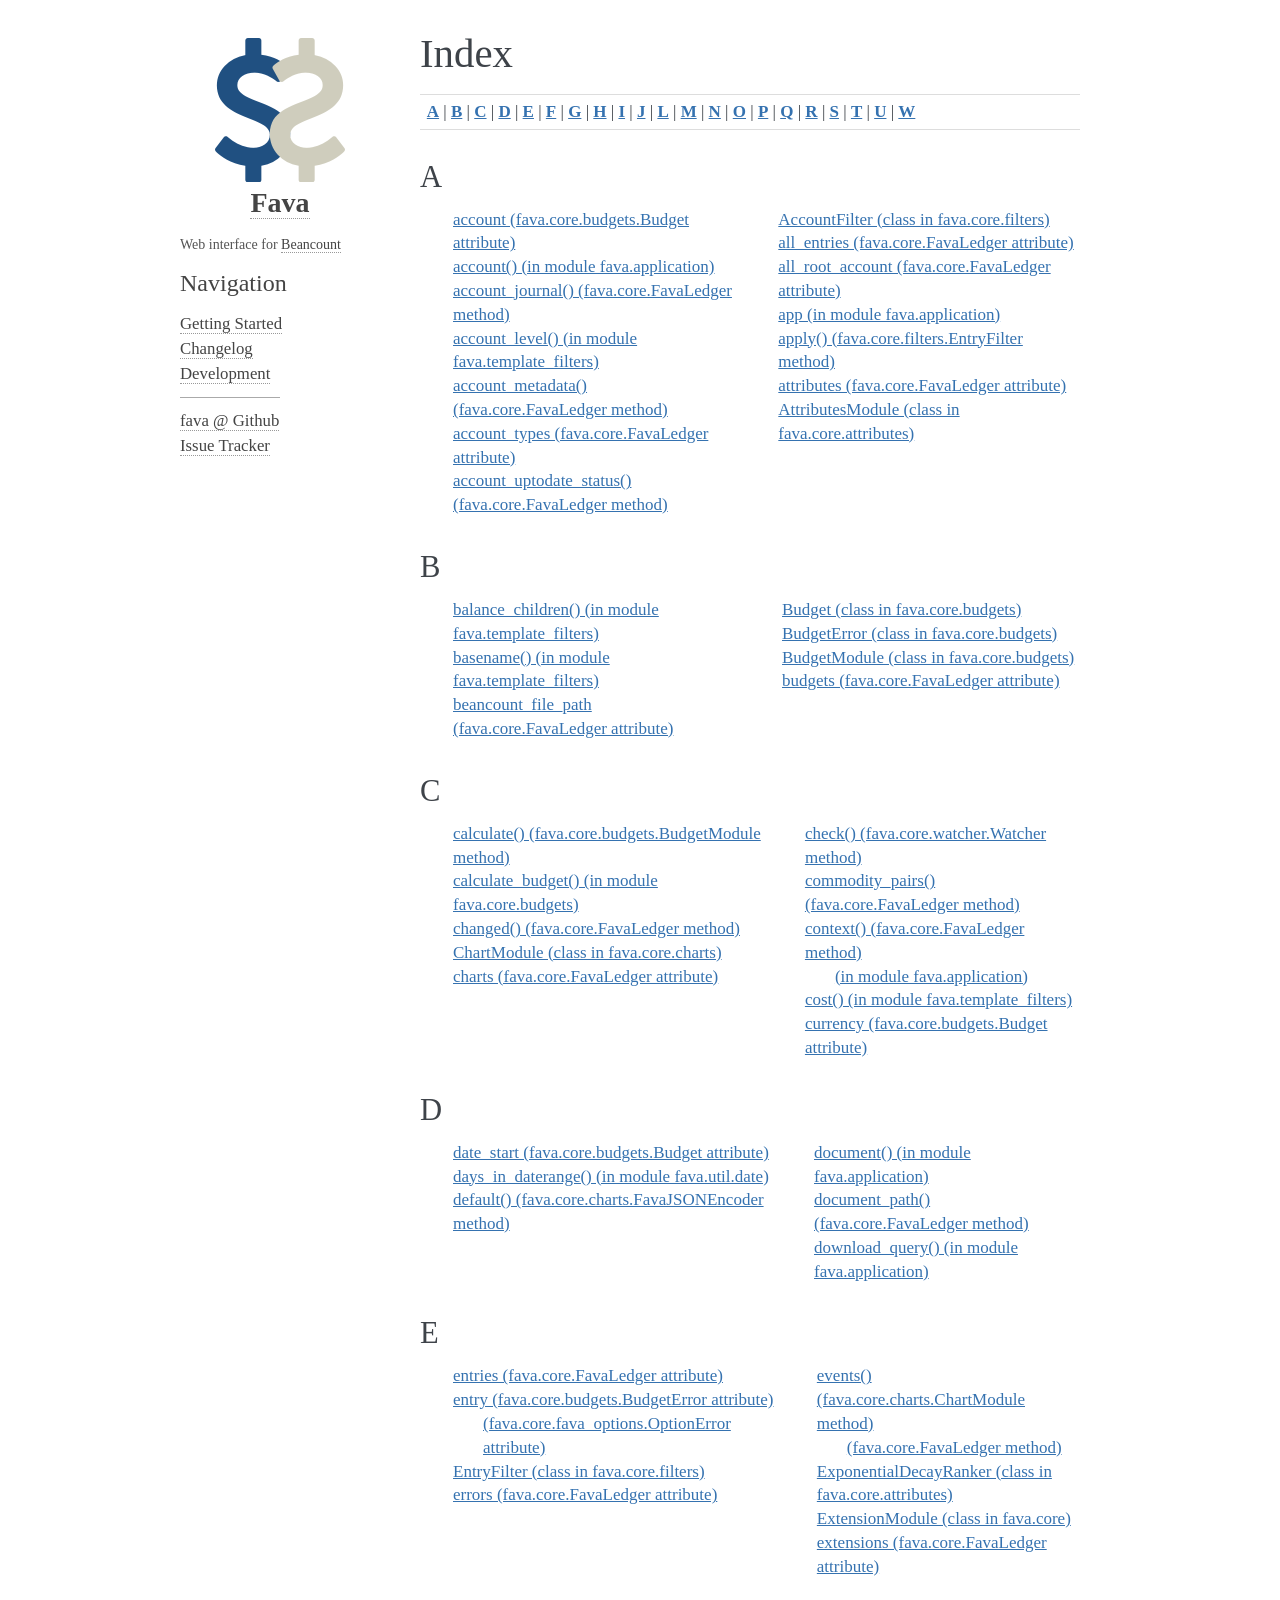
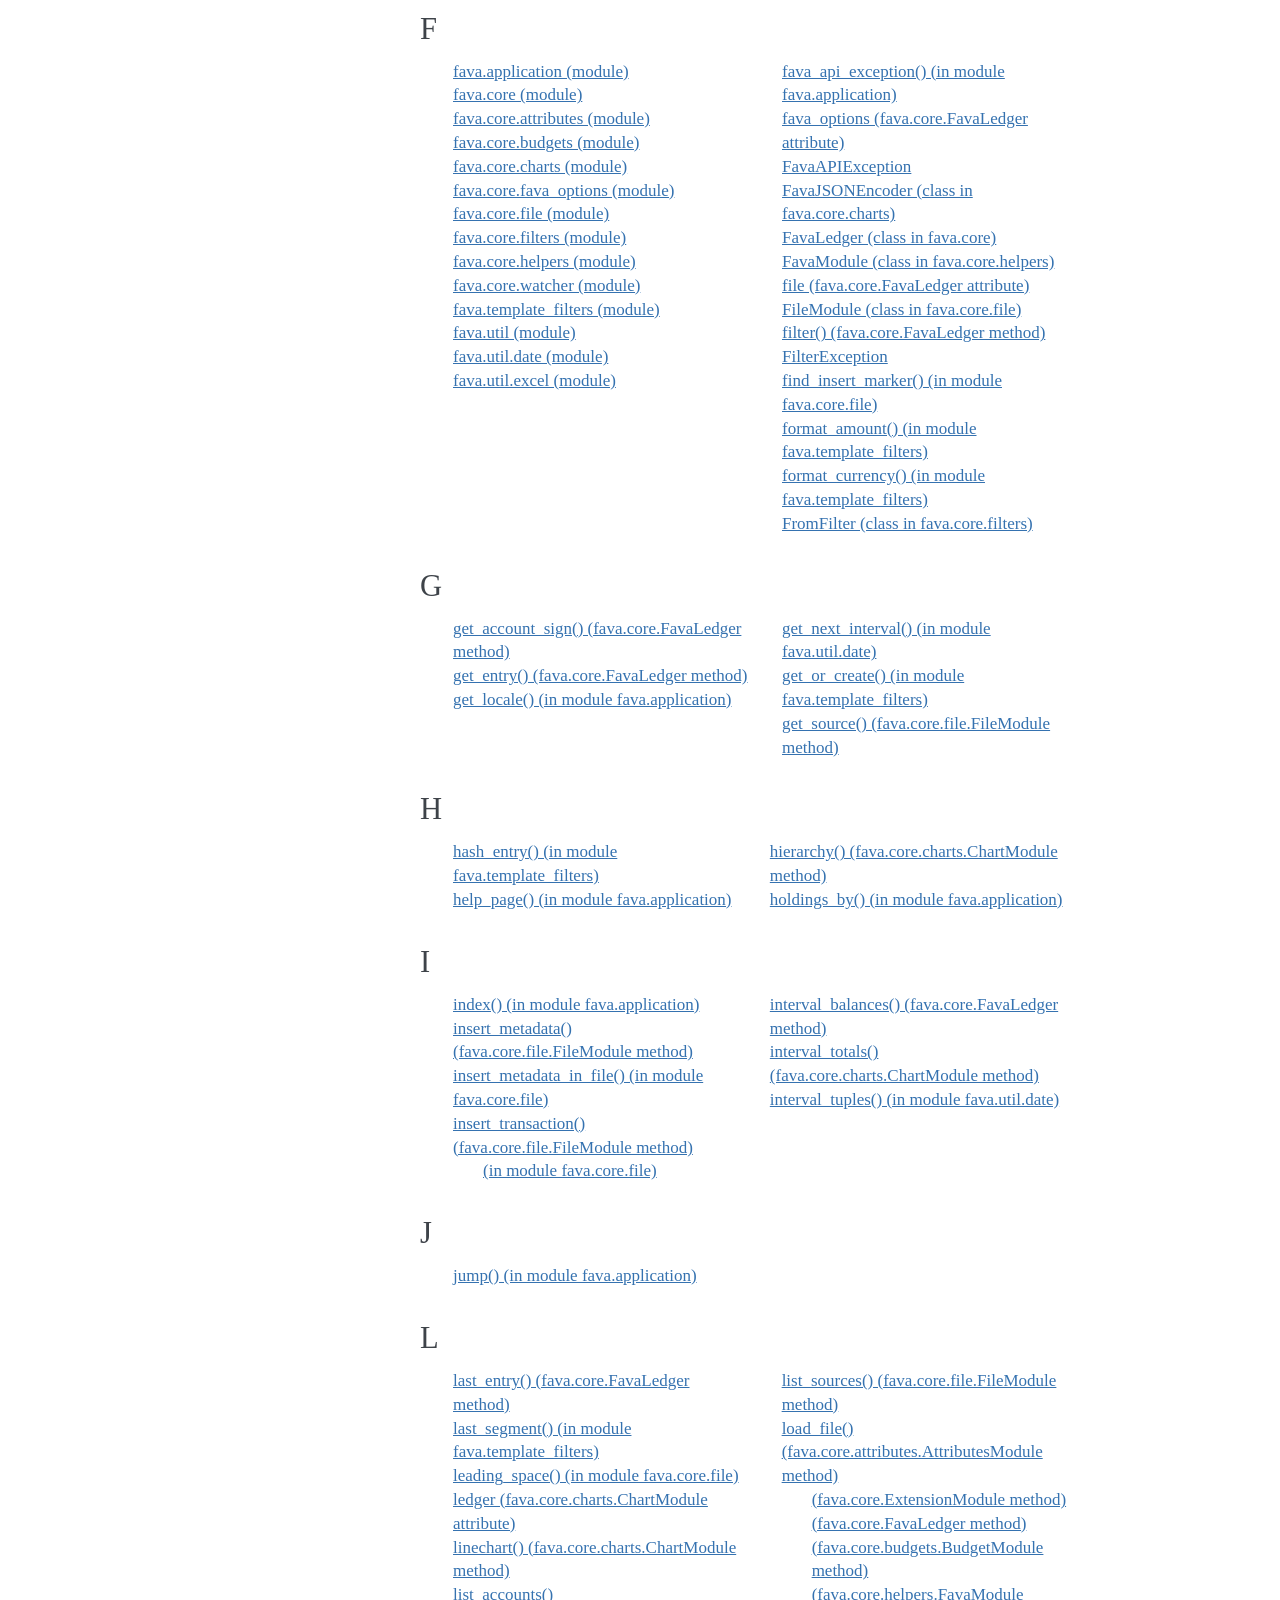
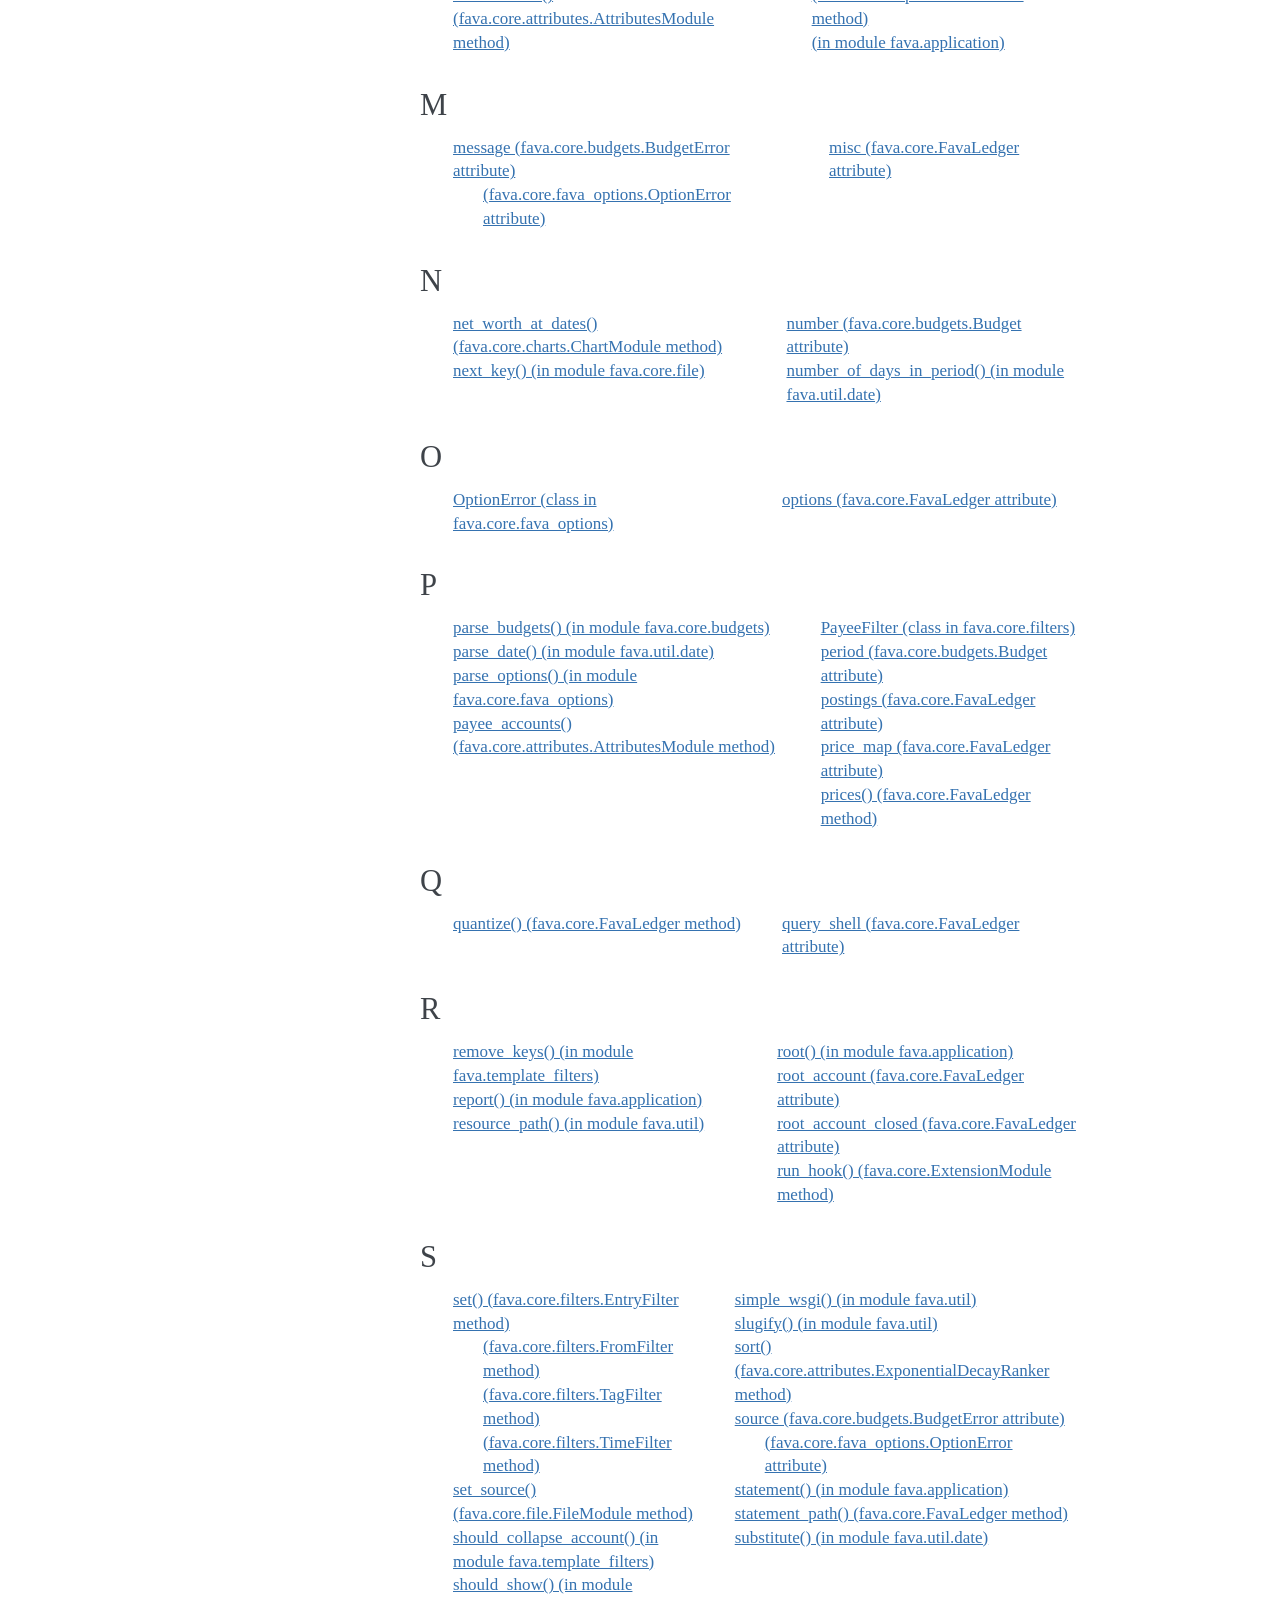
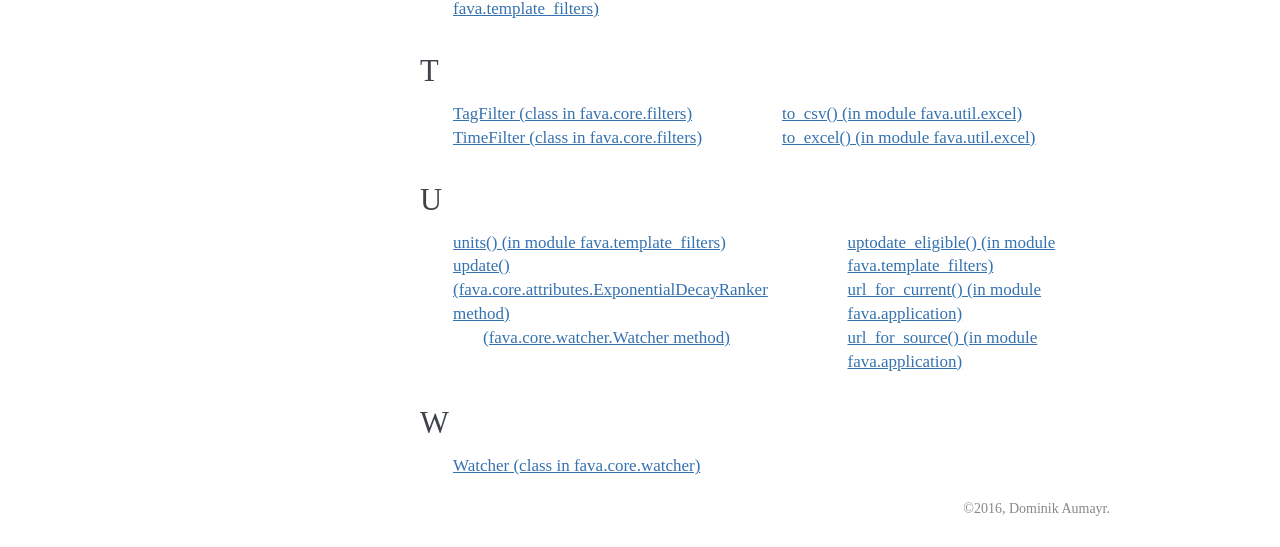
<file: genindex.html>
<!DOCTYPE html PUBLIC "-//W3C//DTD XHTML 1.0 Transitional//EN"
  "http://www.w3.org/TR/xhtml1/DTD/xhtml1-transitional.dtd">


<html xmlns="http://www.w3.org/1999/xhtml">
  <head>
    <meta http-equiv="Content-Type" content="text/html; charset=utf-8" />
    
    <title>Index &#8212; Fava 1.3 documentation</title>
    
    <link rel="stylesheet" href="_static/alabaster.css" type="text/css" />
    <link rel="stylesheet" href="_static/pygments.css" type="text/css" />
    
    <script type="text/javascript">
      var DOCUMENTATION_OPTIONS = {
        URL_ROOT:    './',
        VERSION:     '1.3',
        COLLAPSE_INDEX: false,
        FILE_SUFFIX: '.html',
        HAS_SOURCE:  true,
        SOURCELINK_SUFFIX: '.txt'
      };
    </script>
    <script type="text/javascript" src="_static/jquery.js"></script>
    <script type="text/javascript" src="_static/underscore.js"></script>
    <script type="text/javascript" src="_static/doctools.js"></script>
    <link rel="index" title="Index" href="#" />
    <link rel="search" title="Search" href="search.html" />
   
  <link rel="stylesheet" href="_static/custom.css" type="text/css" />
  
  
  <meta name="viewport" content="width=device-width, initial-scale=0.9, maximum-scale=0.9" />

  </head>
  <body role="document">
  

    <div class="document">
      <div class="documentwrapper">
        <div class="bodywrapper">
          <div class="body" role="main">
            

<h1 id="index">Index</h1>

<div class="genindex-jumpbox">
 <a href="#A"><strong>A</strong></a>
 | <a href="#B"><strong>B</strong></a>
 | <a href="#C"><strong>C</strong></a>
 | <a href="#D"><strong>D</strong></a>
 | <a href="#E"><strong>E</strong></a>
 | <a href="#F"><strong>F</strong></a>
 | <a href="#G"><strong>G</strong></a>
 | <a href="#H"><strong>H</strong></a>
 | <a href="#I"><strong>I</strong></a>
 | <a href="#J"><strong>J</strong></a>
 | <a href="#L"><strong>L</strong></a>
 | <a href="#M"><strong>M</strong></a>
 | <a href="#N"><strong>N</strong></a>
 | <a href="#O"><strong>O</strong></a>
 | <a href="#P"><strong>P</strong></a>
 | <a href="#Q"><strong>Q</strong></a>
 | <a href="#R"><strong>R</strong></a>
 | <a href="#S"><strong>S</strong></a>
 | <a href="#T"><strong>T</strong></a>
 | <a href="#U"><strong>U</strong></a>
 | <a href="#W"><strong>W</strong></a>
 
</div>
<h2 id="A">A</h2>
<table style="width: 100%" class="indextable genindextable"><tr>
  <td style="width: 33%; vertical-align: top;"><ul>
      <li><a href="development.html#fava.core.budgets.Budget.account">account (fava.core.budgets.Budget attribute)</a>
</li>
      <li><a href="development.html#fava.application.account">account() (in module fava.application)</a>
</li>
      <li><a href="development.html#fava.core.FavaLedger.account_journal">account_journal() (fava.core.FavaLedger method)</a>
</li>
      <li><a href="development.html#fava.template_filters.account_level">account_level() (in module fava.template_filters)</a>
</li>
      <li><a href="development.html#fava.core.FavaLedger.account_metadata">account_metadata() (fava.core.FavaLedger method)</a>
</li>
      <li><a href="development.html#fava.core.FavaLedger.account_types">account_types (fava.core.FavaLedger attribute)</a>
</li>
      <li><a href="development.html#fava.core.FavaLedger.account_uptodate_status">account_uptodate_status() (fava.core.FavaLedger method)</a>
</li>
  </ul></td>
  <td style="width: 33%; vertical-align: top;"><ul>
      <li><a href="development.html#fava.core.filters.AccountFilter">AccountFilter (class in fava.core.filters)</a>
</li>
      <li><a href="development.html#fava.core.FavaLedger.all_entries">all_entries (fava.core.FavaLedger attribute)</a>
</li>
      <li><a href="development.html#fava.core.FavaLedger.all_root_account">all_root_account (fava.core.FavaLedger attribute)</a>
</li>
      <li><a href="development.html#fava.application.app">app (in module fava.application)</a>
</li>
      <li><a href="development.html#fava.core.filters.EntryFilter.apply">apply() (fava.core.filters.EntryFilter method)</a>
</li>
      <li><a href="development.html#fava.core.FavaLedger.attributes">attributes (fava.core.FavaLedger attribute)</a>
</li>
      <li><a href="development.html#fava.core.attributes.AttributesModule">AttributesModule (class in fava.core.attributes)</a>
</li>
  </ul></td>
</tr></table>

<h2 id="B">B</h2>
<table style="width: 100%" class="indextable genindextable"><tr>
  <td style="width: 33%; vertical-align: top;"><ul>
      <li><a href="development.html#fava.template_filters.balance_children">balance_children() (in module fava.template_filters)</a>
</li>
      <li><a href="development.html#fava.template_filters.basename">basename() (in module fava.template_filters)</a>
</li>
      <li><a href="development.html#fava.core.FavaLedger.beancount_file_path">beancount_file_path (fava.core.FavaLedger attribute)</a>
</li>
  </ul></td>
  <td style="width: 33%; vertical-align: top;"><ul>
      <li><a href="development.html#fava.core.budgets.Budget">Budget (class in fava.core.budgets)</a>
</li>
      <li><a href="development.html#fava.core.budgets.BudgetError">BudgetError (class in fava.core.budgets)</a>
</li>
      <li><a href="development.html#fava.core.budgets.BudgetModule">BudgetModule (class in fava.core.budgets)</a>
</li>
      <li><a href="development.html#fava.core.FavaLedger.budgets">budgets (fava.core.FavaLedger attribute)</a>
</li>
  </ul></td>
</tr></table>

<h2 id="C">C</h2>
<table style="width: 100%" class="indextable genindextable"><tr>
  <td style="width: 33%; vertical-align: top;"><ul>
      <li><a href="development.html#fava.core.budgets.BudgetModule.calculate">calculate() (fava.core.budgets.BudgetModule method)</a>
</li>
      <li><a href="development.html#fava.core.budgets.calculate_budget">calculate_budget() (in module fava.core.budgets)</a>
</li>
      <li><a href="development.html#fava.core.FavaLedger.changed">changed() (fava.core.FavaLedger method)</a>
</li>
      <li><a href="development.html#fava.core.charts.ChartModule">ChartModule (class in fava.core.charts)</a>
</li>
      <li><a href="development.html#fava.core.FavaLedger.charts">charts (fava.core.FavaLedger attribute)</a>
</li>
  </ul></td>
  <td style="width: 33%; vertical-align: top;"><ul>
      <li><a href="development.html#fava.core.watcher.Watcher.check">check() (fava.core.watcher.Watcher method)</a>
</li>
      <li><a href="development.html#fava.core.FavaLedger.commodity_pairs">commodity_pairs() (fava.core.FavaLedger method)</a>
</li>
      <li><a href="development.html#fava.core.FavaLedger.context">context() (fava.core.FavaLedger method)</a>

      <ul>
        <li><a href="development.html#fava.application.context">(in module fava.application)</a>
</li>
      </ul></li>
      <li><a href="development.html#fava.template_filters.cost">cost() (in module fava.template_filters)</a>
</li>
      <li><a href="development.html#fava.core.budgets.Budget.currency">currency (fava.core.budgets.Budget attribute)</a>
</li>
  </ul></td>
</tr></table>

<h2 id="D">D</h2>
<table style="width: 100%" class="indextable genindextable"><tr>
  <td style="width: 33%; vertical-align: top;"><ul>
      <li><a href="development.html#fava.core.budgets.Budget.date_start">date_start (fava.core.budgets.Budget attribute)</a>
</li>
      <li><a href="development.html#fava.util.date.days_in_daterange">days_in_daterange() (in module fava.util.date)</a>
</li>
      <li><a href="development.html#fava.core.charts.FavaJSONEncoder.default">default() (fava.core.charts.FavaJSONEncoder method)</a>
</li>
  </ul></td>
  <td style="width: 33%; vertical-align: top;"><ul>
      <li><a href="development.html#fava.application.document">document() (in module fava.application)</a>
</li>
      <li><a href="development.html#fava.core.FavaLedger.document_path">document_path() (fava.core.FavaLedger method)</a>
</li>
      <li><a href="development.html#fava.application.download_query">download_query() (in module fava.application)</a>
</li>
  </ul></td>
</tr></table>

<h2 id="E">E</h2>
<table style="width: 100%" class="indextable genindextable"><tr>
  <td style="width: 33%; vertical-align: top;"><ul>
      <li><a href="development.html#fava.core.FavaLedger.entries">entries (fava.core.FavaLedger attribute)</a>
</li>
      <li><a href="development.html#fava.core.budgets.BudgetError.entry">entry (fava.core.budgets.BudgetError attribute)</a>

      <ul>
        <li><a href="development.html#fava.core.fava_options.OptionError.entry">(fava.core.fava_options.OptionError attribute)</a>
</li>
      </ul></li>
      <li><a href="development.html#fava.core.filters.EntryFilter">EntryFilter (class in fava.core.filters)</a>
</li>
      <li><a href="development.html#fava.core.FavaLedger.errors">errors (fava.core.FavaLedger attribute)</a>
</li>
  </ul></td>
  <td style="width: 33%; vertical-align: top;"><ul>
      <li><a href="development.html#fava.core.charts.ChartModule.events">events() (fava.core.charts.ChartModule method)</a>

      <ul>
        <li><a href="development.html#fava.core.FavaLedger.events">(fava.core.FavaLedger method)</a>
</li>
      </ul></li>
      <li><a href="development.html#fava.core.attributes.ExponentialDecayRanker">ExponentialDecayRanker (class in fava.core.attributes)</a>
</li>
      <li><a href="development.html#fava.core.ExtensionModule">ExtensionModule (class in fava.core)</a>
</li>
      <li><a href="development.html#fava.core.FavaLedger.extensions">extensions (fava.core.FavaLedger attribute)</a>
</li>
  </ul></td>
</tr></table>

<h2 id="F">F</h2>
<table style="width: 100%" class="indextable genindextable"><tr>
  <td style="width: 33%; vertical-align: top;"><ul>
      <li><a href="development.html#module-fava.application">fava.application (module)</a>
</li>
      <li><a href="development.html#module-fava.core">fava.core (module)</a>
</li>
      <li><a href="development.html#module-fava.core.attributes">fava.core.attributes (module)</a>
</li>
      <li><a href="development.html#module-fava.core.budgets">fava.core.budgets (module)</a>
</li>
      <li><a href="development.html#module-fava.core.charts">fava.core.charts (module)</a>
</li>
      <li><a href="development.html#module-fava.core.fava_options">fava.core.fava_options (module)</a>
</li>
      <li><a href="development.html#module-fava.core.file">fava.core.file (module)</a>
</li>
      <li><a href="development.html#module-fava.core.filters">fava.core.filters (module)</a>
</li>
      <li><a href="development.html#module-fava.core.helpers">fava.core.helpers (module)</a>
</li>
      <li><a href="development.html#module-fava.core.watcher">fava.core.watcher (module)</a>
</li>
      <li><a href="development.html#module-fava.template_filters">fava.template_filters (module)</a>
</li>
      <li><a href="development.html#module-fava.util">fava.util (module)</a>
</li>
      <li><a href="development.html#module-fava.util.date">fava.util.date (module)</a>
</li>
      <li><a href="development.html#module-fava.util.excel">fava.util.excel (module)</a>
</li>
  </ul></td>
  <td style="width: 33%; vertical-align: top;"><ul>
      <li><a href="development.html#fava.application.fava_api_exception">fava_api_exception() (in module fava.application)</a>
</li>
      <li><a href="development.html#fava.core.FavaLedger.fava_options">fava_options (fava.core.FavaLedger attribute)</a>
</li>
      <li><a href="development.html#fava.core.helpers.FavaAPIException">FavaAPIException</a>
</li>
      <li><a href="development.html#fava.core.charts.FavaJSONEncoder">FavaJSONEncoder (class in fava.core.charts)</a>
</li>
      <li><a href="development.html#fava.core.FavaLedger">FavaLedger (class in fava.core)</a>
</li>
      <li><a href="development.html#fava.core.helpers.FavaModule">FavaModule (class in fava.core.helpers)</a>
</li>
      <li><a href="development.html#fava.core.FavaLedger.file">file (fava.core.FavaLedger attribute)</a>
</li>
      <li><a href="development.html#fava.core.file.FileModule">FileModule (class in fava.core.file)</a>
</li>
      <li><a href="development.html#fava.core.FavaLedger.filter">filter() (fava.core.FavaLedger method)</a>
</li>
      <li><a href="development.html#fava.core.helpers.FilterException">FilterException</a>
</li>
      <li><a href="development.html#fava.core.file.find_insert_marker">find_insert_marker() (in module fava.core.file)</a>
</li>
      <li><a href="development.html#fava.template_filters.format_amount">format_amount() (in module fava.template_filters)</a>
</li>
      <li><a href="development.html#fava.template_filters.format_currency">format_currency() (in module fava.template_filters)</a>
</li>
      <li><a href="development.html#fava.core.filters.FromFilter">FromFilter (class in fava.core.filters)</a>
</li>
  </ul></td>
</tr></table>

<h2 id="G">G</h2>
<table style="width: 100%" class="indextable genindextable"><tr>
  <td style="width: 33%; vertical-align: top;"><ul>
      <li><a href="development.html#fava.core.FavaLedger.get_account_sign">get_account_sign() (fava.core.FavaLedger method)</a>
</li>
      <li><a href="development.html#fava.core.FavaLedger.get_entry">get_entry() (fava.core.FavaLedger method)</a>
</li>
      <li><a href="development.html#fava.application.get_locale">get_locale() (in module fava.application)</a>
</li>
  </ul></td>
  <td style="width: 33%; vertical-align: top;"><ul>
      <li><a href="development.html#fava.util.date.get_next_interval">get_next_interval() (in module fava.util.date)</a>
</li>
      <li><a href="development.html#fava.template_filters.get_or_create">get_or_create() (in module fava.template_filters)</a>
</li>
      <li><a href="development.html#fava.core.file.FileModule.get_source">get_source() (fava.core.file.FileModule method)</a>
</li>
  </ul></td>
</tr></table>

<h2 id="H">H</h2>
<table style="width: 100%" class="indextable genindextable"><tr>
  <td style="width: 33%; vertical-align: top;"><ul>
      <li><a href="development.html#fava.template_filters.hash_entry">hash_entry() (in module fava.template_filters)</a>
</li>
      <li><a href="development.html#fava.application.help_page">help_page() (in module fava.application)</a>
</li>
  </ul></td>
  <td style="width: 33%; vertical-align: top;"><ul>
      <li><a href="development.html#fava.core.charts.ChartModule.hierarchy">hierarchy() (fava.core.charts.ChartModule method)</a>
</li>
      <li><a href="development.html#fava.application.holdings_by">holdings_by() (in module fava.application)</a>
</li>
  </ul></td>
</tr></table>

<h2 id="I">I</h2>
<table style="width: 100%" class="indextable genindextable"><tr>
  <td style="width: 33%; vertical-align: top;"><ul>
      <li><a href="development.html#fava.application.index">index() (in module fava.application)</a>
</li>
      <li><a href="development.html#fava.core.file.FileModule.insert_metadata">insert_metadata() (fava.core.file.FileModule method)</a>
</li>
      <li><a href="development.html#fava.core.file.insert_metadata_in_file">insert_metadata_in_file() (in module fava.core.file)</a>
</li>
      <li><a href="development.html#fava.core.file.FileModule.insert_transaction">insert_transaction() (fava.core.file.FileModule method)</a>

      <ul>
        <li><a href="development.html#fava.core.file.insert_transaction">(in module fava.core.file)</a>
</li>
      </ul></li>
  </ul></td>
  <td style="width: 33%; vertical-align: top;"><ul>
      <li><a href="development.html#fava.core.FavaLedger.interval_balances">interval_balances() (fava.core.FavaLedger method)</a>
</li>
      <li><a href="development.html#fava.core.charts.ChartModule.interval_totals">interval_totals() (fava.core.charts.ChartModule method)</a>
</li>
      <li><a href="development.html#fava.util.date.interval_tuples">interval_tuples() (in module fava.util.date)</a>
</li>
  </ul></td>
</tr></table>

<h2 id="J">J</h2>
<table style="width: 100%" class="indextable genindextable"><tr>
  <td style="width: 33%; vertical-align: top;"><ul>
      <li><a href="development.html#fava.application.jump">jump() (in module fava.application)</a>
</li>
  </ul></td>
</tr></table>

<h2 id="L">L</h2>
<table style="width: 100%" class="indextable genindextable"><tr>
  <td style="width: 33%; vertical-align: top;"><ul>
      <li><a href="development.html#fava.core.FavaLedger.last_entry">last_entry() (fava.core.FavaLedger method)</a>
</li>
      <li><a href="development.html#fava.template_filters.last_segment">last_segment() (in module fava.template_filters)</a>
</li>
      <li><a href="development.html#fava.core.file.leading_space">leading_space() (in module fava.core.file)</a>
</li>
      <li><a href="development.html#fava.core.charts.ChartModule.ledger">ledger (fava.core.charts.ChartModule attribute)</a>
</li>
      <li><a href="development.html#fava.core.charts.ChartModule.linechart">linechart() (fava.core.charts.ChartModule method)</a>
</li>
      <li><a href="development.html#fava.core.attributes.AttributesModule.list_accounts">list_accounts() (fava.core.attributes.AttributesModule method)</a>
</li>
  </ul></td>
  <td style="width: 33%; vertical-align: top;"><ul>
      <li><a href="development.html#fava.core.file.FileModule.list_sources">list_sources() (fava.core.file.FileModule method)</a>
</li>
      <li><a href="development.html#fava.core.attributes.AttributesModule.load_file">load_file() (fava.core.attributes.AttributesModule method)</a>

      <ul>
        <li><a href="development.html#fava.core.ExtensionModule.load_file">(fava.core.ExtensionModule method)</a>
</li>
        <li><a href="development.html#fava.core.FavaLedger.load_file">(fava.core.FavaLedger method)</a>
</li>
        <li><a href="development.html#fava.core.budgets.BudgetModule.load_file">(fava.core.budgets.BudgetModule method)</a>
</li>
        <li><a href="development.html#fava.core.helpers.FavaModule.load_file">(fava.core.helpers.FavaModule method)</a>
</li>
        <li><a href="development.html#fava.application.load_file">(in module fava.application)</a>
</li>
      </ul></li>
  </ul></td>
</tr></table>

<h2 id="M">M</h2>
<table style="width: 100%" class="indextable genindextable"><tr>
  <td style="width: 33%; vertical-align: top;"><ul>
      <li><a href="development.html#fava.core.budgets.BudgetError.message">message (fava.core.budgets.BudgetError attribute)</a>

      <ul>
        <li><a href="development.html#fava.core.fava_options.OptionError.message">(fava.core.fava_options.OptionError attribute)</a>
</li>
      </ul></li>
  </ul></td>
  <td style="width: 33%; vertical-align: top;"><ul>
      <li><a href="development.html#fava.core.FavaLedger.misc">misc (fava.core.FavaLedger attribute)</a>
</li>
  </ul></td>
</tr></table>

<h2 id="N">N</h2>
<table style="width: 100%" class="indextable genindextable"><tr>
  <td style="width: 33%; vertical-align: top;"><ul>
      <li><a href="development.html#fava.core.charts.ChartModule.net_worth_at_dates">net_worth_at_dates() (fava.core.charts.ChartModule method)</a>
</li>
      <li><a href="development.html#fava.core.file.next_key">next_key() (in module fava.core.file)</a>
</li>
  </ul></td>
  <td style="width: 33%; vertical-align: top;"><ul>
      <li><a href="development.html#fava.core.budgets.Budget.number">number (fava.core.budgets.Budget attribute)</a>
</li>
      <li><a href="development.html#fava.util.date.number_of_days_in_period">number_of_days_in_period() (in module fava.util.date)</a>
</li>
  </ul></td>
</tr></table>

<h2 id="O">O</h2>
<table style="width: 100%" class="indextable genindextable"><tr>
  <td style="width: 33%; vertical-align: top;"><ul>
      <li><a href="development.html#fava.core.fava_options.OptionError">OptionError (class in fava.core.fava_options)</a>
</li>
  </ul></td>
  <td style="width: 33%; vertical-align: top;"><ul>
      <li><a href="development.html#fava.core.FavaLedger.options">options (fava.core.FavaLedger attribute)</a>
</li>
  </ul></td>
</tr></table>

<h2 id="P">P</h2>
<table style="width: 100%" class="indextable genindextable"><tr>
  <td style="width: 33%; vertical-align: top;"><ul>
      <li><a href="development.html#fava.core.budgets.parse_budgets">parse_budgets() (in module fava.core.budgets)</a>
</li>
      <li><a href="development.html#fava.util.date.parse_date">parse_date() (in module fava.util.date)</a>
</li>
      <li><a href="development.html#fava.core.fava_options.parse_options">parse_options() (in module fava.core.fava_options)</a>
</li>
      <li><a href="development.html#fava.core.attributes.AttributesModule.payee_accounts">payee_accounts() (fava.core.attributes.AttributesModule method)</a>
</li>
  </ul></td>
  <td style="width: 33%; vertical-align: top;"><ul>
      <li><a href="development.html#fava.core.filters.PayeeFilter">PayeeFilter (class in fava.core.filters)</a>
</li>
      <li><a href="development.html#fava.core.budgets.Budget.period">period (fava.core.budgets.Budget attribute)</a>
</li>
      <li><a href="development.html#fava.core.FavaLedger.postings">postings (fava.core.FavaLedger attribute)</a>
</li>
      <li><a href="development.html#fava.core.FavaLedger.price_map">price_map (fava.core.FavaLedger attribute)</a>
</li>
      <li><a href="development.html#fava.core.FavaLedger.prices">prices() (fava.core.FavaLedger method)</a>
</li>
  </ul></td>
</tr></table>

<h2 id="Q">Q</h2>
<table style="width: 100%" class="indextable genindextable"><tr>
  <td style="width: 33%; vertical-align: top;"><ul>
      <li><a href="development.html#fava.core.FavaLedger.quantize">quantize() (fava.core.FavaLedger method)</a>
</li>
  </ul></td>
  <td style="width: 33%; vertical-align: top;"><ul>
      <li><a href="development.html#fava.core.FavaLedger.query_shell">query_shell (fava.core.FavaLedger attribute)</a>
</li>
  </ul></td>
</tr></table>

<h2 id="R">R</h2>
<table style="width: 100%" class="indextable genindextable"><tr>
  <td style="width: 33%; vertical-align: top;"><ul>
      <li><a href="development.html#fava.template_filters.remove_keys">remove_keys() (in module fava.template_filters)</a>
</li>
      <li><a href="development.html#fava.application.report">report() (in module fava.application)</a>
</li>
      <li><a href="development.html#fava.util.resource_path">resource_path() (in module fava.util)</a>
</li>
  </ul></td>
  <td style="width: 33%; vertical-align: top;"><ul>
      <li><a href="development.html#fava.application.root">root() (in module fava.application)</a>
</li>
      <li><a href="development.html#fava.core.FavaLedger.root_account">root_account (fava.core.FavaLedger attribute)</a>
</li>
      <li><a href="development.html#fava.core.FavaLedger.root_account_closed">root_account_closed (fava.core.FavaLedger attribute)</a>
</li>
      <li><a href="development.html#fava.core.ExtensionModule.run_hook">run_hook() (fava.core.ExtensionModule method)</a>
</li>
  </ul></td>
</tr></table>

<h2 id="S">S</h2>
<table style="width: 100%" class="indextable genindextable"><tr>
  <td style="width: 33%; vertical-align: top;"><ul>
      <li><a href="development.html#fava.core.filters.EntryFilter.set">set() (fava.core.filters.EntryFilter method)</a>

      <ul>
        <li><a href="development.html#fava.core.filters.FromFilter.set">(fava.core.filters.FromFilter method)</a>
</li>
        <li><a href="development.html#fava.core.filters.TagFilter.set">(fava.core.filters.TagFilter method)</a>
</li>
        <li><a href="development.html#fava.core.filters.TimeFilter.set">(fava.core.filters.TimeFilter method)</a>
</li>
      </ul></li>
      <li><a href="development.html#fava.core.file.FileModule.set_source">set_source() (fava.core.file.FileModule method)</a>
</li>
      <li><a href="development.html#fava.template_filters.should_collapse_account">should_collapse_account() (in module fava.template_filters)</a>
</li>
      <li><a href="development.html#fava.template_filters.should_show">should_show() (in module fava.template_filters)</a>
</li>
  </ul></td>
  <td style="width: 33%; vertical-align: top;"><ul>
      <li><a href="development.html#fava.util.simple_wsgi">simple_wsgi() (in module fava.util)</a>
</li>
      <li><a href="development.html#fava.util.slugify">slugify() (in module fava.util)</a>
</li>
      <li><a href="development.html#fava.core.attributes.ExponentialDecayRanker.sort">sort() (fava.core.attributes.ExponentialDecayRanker method)</a>
</li>
      <li><a href="development.html#fava.core.budgets.BudgetError.source">source (fava.core.budgets.BudgetError attribute)</a>

      <ul>
        <li><a href="development.html#fava.core.fava_options.OptionError.source">(fava.core.fava_options.OptionError attribute)</a>
</li>
      </ul></li>
      <li><a href="development.html#fava.application.statement">statement() (in module fava.application)</a>
</li>
      <li><a href="development.html#fava.core.FavaLedger.statement_path">statement_path() (fava.core.FavaLedger method)</a>
</li>
      <li><a href="development.html#fava.util.date.substitute">substitute() (in module fava.util.date)</a>
</li>
  </ul></td>
</tr></table>

<h2 id="T">T</h2>
<table style="width: 100%" class="indextable genindextable"><tr>
  <td style="width: 33%; vertical-align: top;"><ul>
      <li><a href="development.html#fava.core.filters.TagFilter">TagFilter (class in fava.core.filters)</a>
</li>
      <li><a href="development.html#fava.core.filters.TimeFilter">TimeFilter (class in fava.core.filters)</a>
</li>
  </ul></td>
  <td style="width: 33%; vertical-align: top;"><ul>
      <li><a href="development.html#fava.util.excel.to_csv">to_csv() (in module fava.util.excel)</a>
</li>
      <li><a href="development.html#fava.util.excel.to_excel">to_excel() (in module fava.util.excel)</a>
</li>
  </ul></td>
</tr></table>

<h2 id="U">U</h2>
<table style="width: 100%" class="indextable genindextable"><tr>
  <td style="width: 33%; vertical-align: top;"><ul>
      <li><a href="development.html#fava.template_filters.units">units() (in module fava.template_filters)</a>
</li>
      <li><a href="development.html#fava.core.attributes.ExponentialDecayRanker.update">update() (fava.core.attributes.ExponentialDecayRanker method)</a>

      <ul>
        <li><a href="development.html#fava.core.watcher.Watcher.update">(fava.core.watcher.Watcher method)</a>
</li>
      </ul></li>
  </ul></td>
  <td style="width: 33%; vertical-align: top;"><ul>
      <li><a href="development.html#fava.template_filters.uptodate_eligible">uptodate_eligible() (in module fava.template_filters)</a>
</li>
      <li><a href="development.html#fava.application.url_for_current">url_for_current() (in module fava.application)</a>
</li>
      <li><a href="development.html#fava.application.url_for_source">url_for_source() (in module fava.application)</a>
</li>
  </ul></td>
</tr></table>

<h2 id="W">W</h2>
<table style="width: 100%" class="indextable genindextable"><tr>
  <td style="width: 33%; vertical-align: top;"><ul>
      <li><a href="development.html#fava.core.watcher.Watcher">Watcher (class in fava.core.watcher)</a>
</li>
  </ul></td>
</tr></table>



          </div>
        </div>
      </div>
      <div class="sphinxsidebar" role="navigation" aria-label="main navigation">
        <div class="sphinxsidebarwrapper">
<p class="logo">
  <a href="index.html">
    <img class="logo" src="_static/logo.png" alt="Logo"/>
    
    <h1 class="logo logo-name">Fava</h1>
    
  </a>
</p>



<p class="blurb">Web interface for <a href="http://furius.ca/beancount/"
title="Double-entry bookkeeping software Beancount">Beancount</a></p>








<h3>Navigation</h3>
<ul>
<li class="toctree-l1"><a class="reference internal" href="usage.html">Getting Started</a></li>
<li class="toctree-l1"><a class="reference internal" href="changelog.html">Changelog</a></li>
<li class="toctree-l1"><a class="reference internal" href="development.html">Development</a></li>
</ul>


<hr />
<ul>
    
    <li class="toctree-l1"><a href="https://github.com/beancount/fava">fava @ Github</a></li>
    
    <li class="toctree-l1"><a href="https://github.com/beancount/fava/issues">Issue Tracker</a></li>
    
</ul>

        </div>
      </div>
      <div class="clearer"></div>
    </div>
    <div class="footer">
      &copy;2016, Dominik Aumayr.
      
    </div>

    

    
  </body>
</html>
</file>
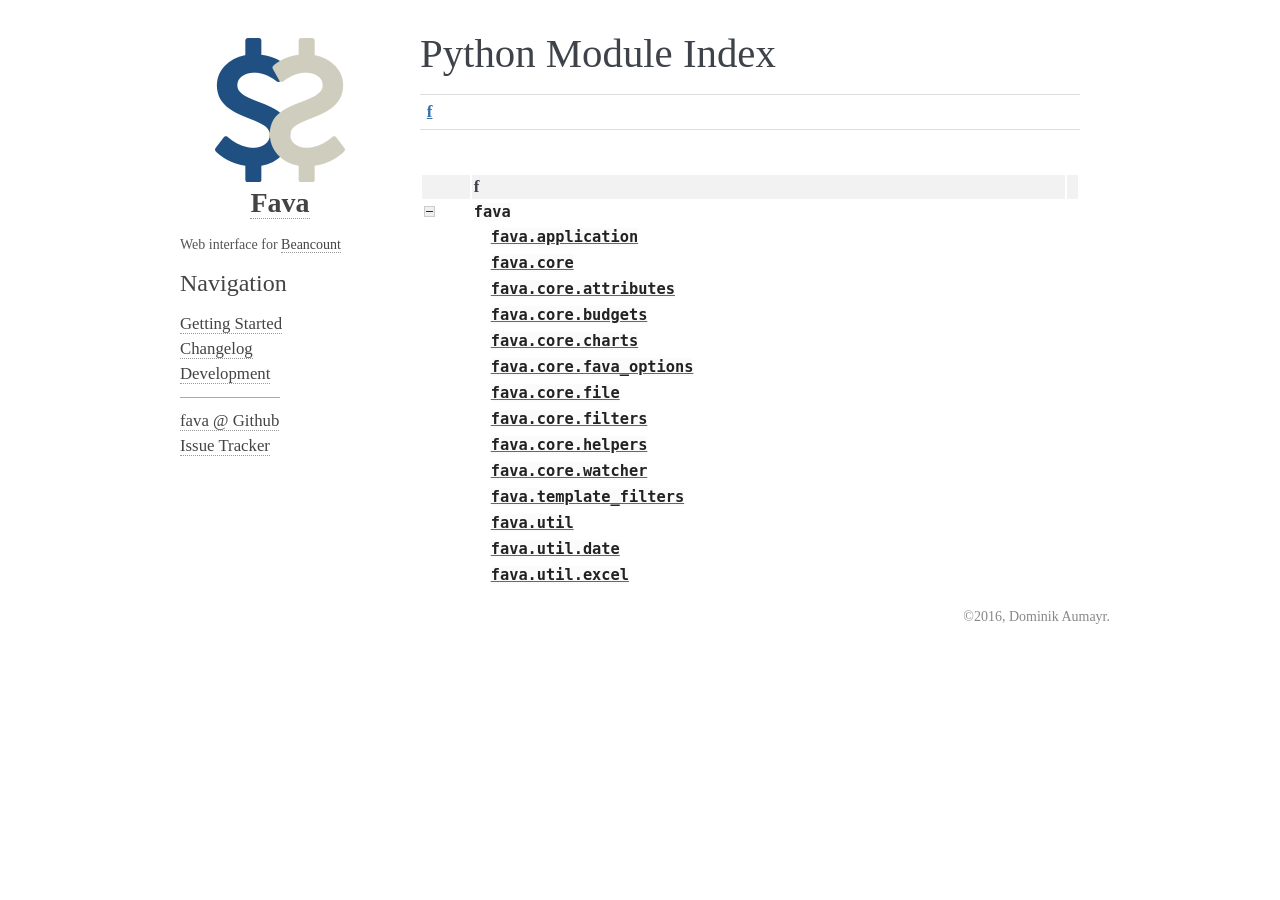
<file: py-modindex.html>
<!DOCTYPE html PUBLIC "-//W3C//DTD XHTML 1.0 Transitional//EN"
  "http://www.w3.org/TR/xhtml1/DTD/xhtml1-transitional.dtd">


<html xmlns="http://www.w3.org/1999/xhtml">
  <head>
    <meta http-equiv="Content-Type" content="text/html; charset=utf-8" />
    
    <title>Python Module Index &#8212; Fava 1.3 documentation</title>
    
    <link rel="stylesheet" href="_static/alabaster.css" type="text/css" />
    <link rel="stylesheet" href="_static/pygments.css" type="text/css" />
    
    <script type="text/javascript">
      var DOCUMENTATION_OPTIONS = {
        URL_ROOT:    './',
        VERSION:     '1.3',
        COLLAPSE_INDEX: false,
        FILE_SUFFIX: '.html',
        HAS_SOURCE:  true,
        SOURCELINK_SUFFIX: '.txt'
      };
    </script>
    <script type="text/javascript" src="_static/jquery.js"></script>
    <script type="text/javascript" src="_static/underscore.js"></script>
    <script type="text/javascript" src="_static/doctools.js"></script>
    <link rel="index" title="Index" href="genindex.html" />
    <link rel="search" title="Search" href="search.html" />

   
  <link rel="stylesheet" href="_static/custom.css" type="text/css" />
  
  
  <meta name="viewport" content="width=device-width, initial-scale=0.9, maximum-scale=0.9" />



  </head>
  <body role="document">
  

    <div class="document">
      <div class="documentwrapper">
        <div class="bodywrapper">
          <div class="body" role="main">
            

   <h1>Python Module Index</h1>

   <div class="modindex-jumpbox">
   <a href="#cap-f"><strong>f</strong></a>
   </div>

   <table class="indextable modindextable">
     <tr class="pcap"><td></td><td>&#160;</td><td></td></tr>
     <tr class="cap" id="cap-f"><td></td><td>
       <strong>f</strong></td><td></td></tr>
     <tr>
       <td><img src="_static/minus.png" class="toggler"
              id="toggle-1" style="display: none" alt="-" /></td>
       <td>
       <code class="xref">fava</code></td><td>
       <em></em></td></tr>
     <tr class="cg-1">
       <td></td>
       <td>&#160;&#160;&#160;
       <a href="development.html#module-fava.application"><code class="xref">fava.application</code></a></td><td>
       <em></em></td></tr>
     <tr class="cg-1">
       <td></td>
       <td>&#160;&#160;&#160;
       <a href="development.html#module-fava.core"><code class="xref">fava.core</code></a></td><td>
       <em></em></td></tr>
     <tr class="cg-1">
       <td></td>
       <td>&#160;&#160;&#160;
       <a href="development.html#module-fava.core.attributes"><code class="xref">fava.core.attributes</code></a></td><td>
       <em></em></td></tr>
     <tr class="cg-1">
       <td></td>
       <td>&#160;&#160;&#160;
       <a href="development.html#module-fava.core.budgets"><code class="xref">fava.core.budgets</code></a></td><td>
       <em></em></td></tr>
     <tr class="cg-1">
       <td></td>
       <td>&#160;&#160;&#160;
       <a href="development.html#module-fava.core.charts"><code class="xref">fava.core.charts</code></a></td><td>
       <em></em></td></tr>
     <tr class="cg-1">
       <td></td>
       <td>&#160;&#160;&#160;
       <a href="development.html#module-fava.core.fava_options"><code class="xref">fava.core.fava_options</code></a></td><td>
       <em></em></td></tr>
     <tr class="cg-1">
       <td></td>
       <td>&#160;&#160;&#160;
       <a href="development.html#module-fava.core.file"><code class="xref">fava.core.file</code></a></td><td>
       <em></em></td></tr>
     <tr class="cg-1">
       <td></td>
       <td>&#160;&#160;&#160;
       <a href="development.html#module-fava.core.filters"><code class="xref">fava.core.filters</code></a></td><td>
       <em></em></td></tr>
     <tr class="cg-1">
       <td></td>
       <td>&#160;&#160;&#160;
       <a href="development.html#module-fava.core.helpers"><code class="xref">fava.core.helpers</code></a></td><td>
       <em></em></td></tr>
     <tr class="cg-1">
       <td></td>
       <td>&#160;&#160;&#160;
       <a href="development.html#module-fava.core.watcher"><code class="xref">fava.core.watcher</code></a></td><td>
       <em></em></td></tr>
     <tr class="cg-1">
       <td></td>
       <td>&#160;&#160;&#160;
       <a href="development.html#module-fava.template_filters"><code class="xref">fava.template_filters</code></a></td><td>
       <em></em></td></tr>
     <tr class="cg-1">
       <td></td>
       <td>&#160;&#160;&#160;
       <a href="development.html#module-fava.util"><code class="xref">fava.util</code></a></td><td>
       <em></em></td></tr>
     <tr class="cg-1">
       <td></td>
       <td>&#160;&#160;&#160;
       <a href="development.html#module-fava.util.date"><code class="xref">fava.util.date</code></a></td><td>
       <em></em></td></tr>
     <tr class="cg-1">
       <td></td>
       <td>&#160;&#160;&#160;
       <a href="development.html#module-fava.util.excel"><code class="xref">fava.util.excel</code></a></td><td>
       <em></em></td></tr>
   </table>


          </div>
        </div>
      </div>
      <div class="sphinxsidebar" role="navigation" aria-label="main navigation">
        <div class="sphinxsidebarwrapper">
<p class="logo">
  <a href="index.html">
    <img class="logo" src="_static/logo.png" alt="Logo"/>
    
    <h1 class="logo logo-name">Fava</h1>
    
  </a>
</p>



<p class="blurb">Web interface for <a href="http://furius.ca/beancount/"
title="Double-entry bookkeeping software Beancount">Beancount</a></p>








<h3>Navigation</h3>
<ul>
<li class="toctree-l1"><a class="reference internal" href="usage.html">Getting Started</a></li>
<li class="toctree-l1"><a class="reference internal" href="changelog.html">Changelog</a></li>
<li class="toctree-l1"><a class="reference internal" href="development.html">Development</a></li>
</ul>


<hr />
<ul>
    
    <li class="toctree-l1"><a href="https://github.com/beancount/fava">fava @ Github</a></li>
    
    <li class="toctree-l1"><a href="https://github.com/beancount/fava/issues">Issue Tracker</a></li>
    
</ul>

        </div>
      </div>
      <div class="clearer"></div>
    </div>
    <div class="footer">
      &copy;2016, Dominik Aumayr.
      
    </div>

    

    
  </body>
</html>
</file>
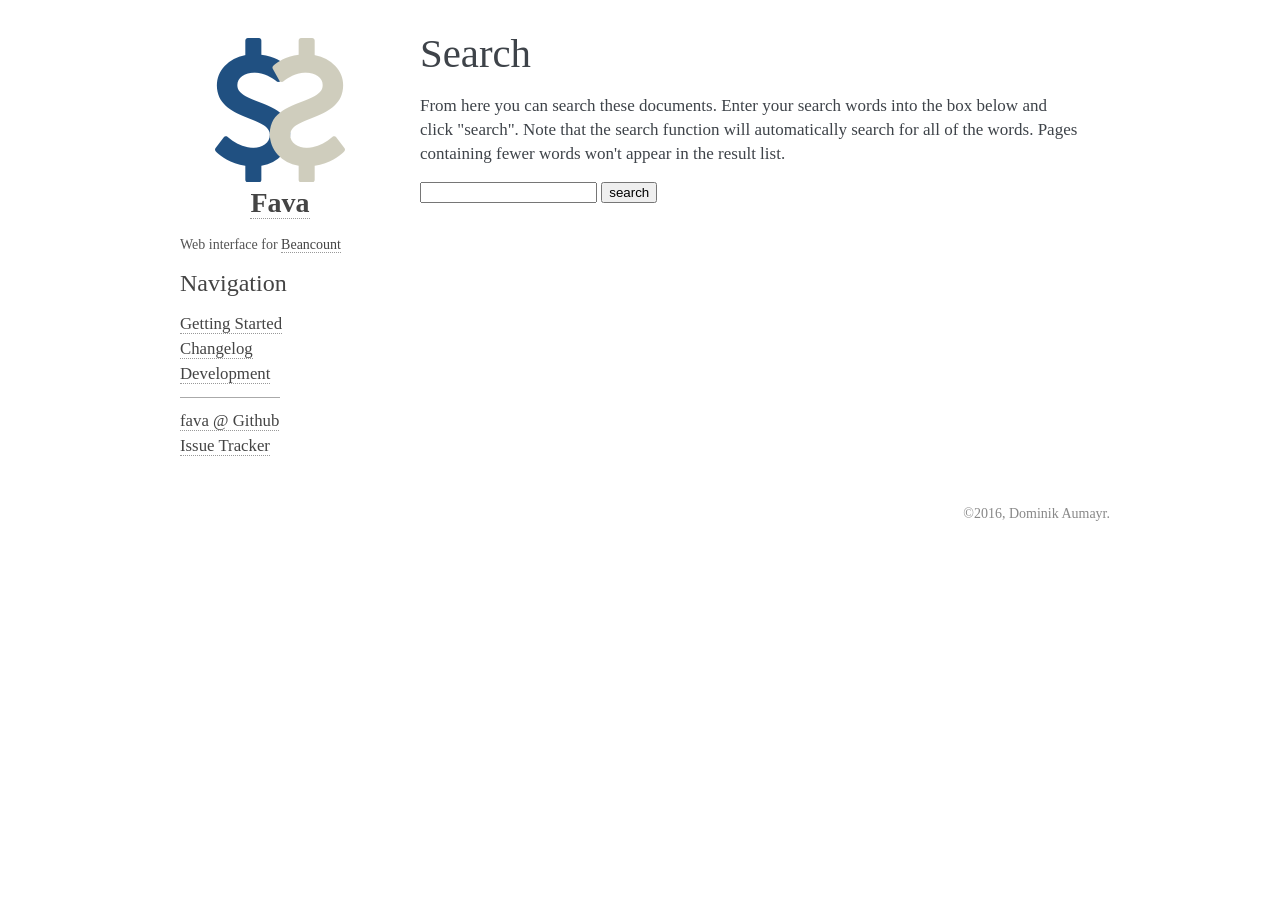
<file: search.html>
<!DOCTYPE html PUBLIC "-//W3C//DTD XHTML 1.0 Transitional//EN"
  "http://www.w3.org/TR/xhtml1/DTD/xhtml1-transitional.dtd">


<html xmlns="http://www.w3.org/1999/xhtml">
  <head>
    <meta http-equiv="Content-Type" content="text/html; charset=utf-8" />
    
    <title>Search &#8212; Fava 1.3 documentation</title>
    
    <link rel="stylesheet" href="_static/alabaster.css" type="text/css" />
    <link rel="stylesheet" href="_static/pygments.css" type="text/css" />
    
    <script type="text/javascript">
      var DOCUMENTATION_OPTIONS = {
        URL_ROOT:    './',
        VERSION:     '1.3',
        COLLAPSE_INDEX: false,
        FILE_SUFFIX: '.html',
        HAS_SOURCE:  true,
        SOURCELINK_SUFFIX: '.txt'
      };
    </script>
    <script type="text/javascript" src="_static/jquery.js"></script>
    <script type="text/javascript" src="_static/underscore.js"></script>
    <script type="text/javascript" src="_static/doctools.js"></script>
    <script type="text/javascript" src="_static/searchtools.js"></script>
    <link rel="index" title="Index" href="genindex.html" />
    <link rel="search" title="Search" href="#" />
  <script type="text/javascript">
    jQuery(function() { Search.loadIndex("searchindex.js"); });
  </script>
  
  <script type="text/javascript" id="searchindexloader"></script>
  
   
  <link rel="stylesheet" href="_static/custom.css" type="text/css" />
  
  
  <meta name="viewport" content="width=device-width, initial-scale=0.9, maximum-scale=0.9" />


  </head>
  <body role="document">
  

    <div class="document">
      <div class="documentwrapper">
        <div class="bodywrapper">
          <div class="body" role="main">
            
  <h1 id="search-documentation">Search</h1>
  <div id="fallback" class="admonition warning">
  <script type="text/javascript">$('#fallback').hide();</script>
  <p>
    Please activate JavaScript to enable the search
    functionality.
  </p>
  </div>
  <p>
    From here you can search these documents. Enter your search
    words into the box below and click "search". Note that the search
    function will automatically search for all of the words. Pages
    containing fewer words won't appear in the result list.
  </p>
  <form action="" method="get">
    <input type="text" name="q" value="" />
    <input type="submit" value="search" />
    <span id="search-progress" style="padding-left: 10px"></span>
  </form>
  
  <div id="search-results">
  
  </div>

          </div>
        </div>
      </div>
      <div class="sphinxsidebar" role="navigation" aria-label="main navigation">
        <div class="sphinxsidebarwrapper">
<p class="logo">
  <a href="index.html">
    <img class="logo" src="_static/logo.png" alt="Logo"/>
    
    <h1 class="logo logo-name">Fava</h1>
    
  </a>
</p>



<p class="blurb">Web interface for <a href="http://furius.ca/beancount/"
title="Double-entry bookkeeping software Beancount">Beancount</a></p>








<h3>Navigation</h3>
<ul>
<li class="toctree-l1"><a class="reference internal" href="usage.html">Getting Started</a></li>
<li class="toctree-l1"><a class="reference internal" href="changelog.html">Changelog</a></li>
<li class="toctree-l1"><a class="reference internal" href="development.html">Development</a></li>
</ul>


<hr />
<ul>
    
    <li class="toctree-l1"><a href="https://github.com/beancount/fava">fava @ Github</a></li>
    
    <li class="toctree-l1"><a href="https://github.com/beancount/fava/issues">Issue Tracker</a></li>
    
</ul>

        </div>
      </div>
      <div class="clearer"></div>
    </div>
    <div class="footer">
      &copy;2016, Dominik Aumayr.
      
    </div>

    

    
  </body>
</html>
</file>
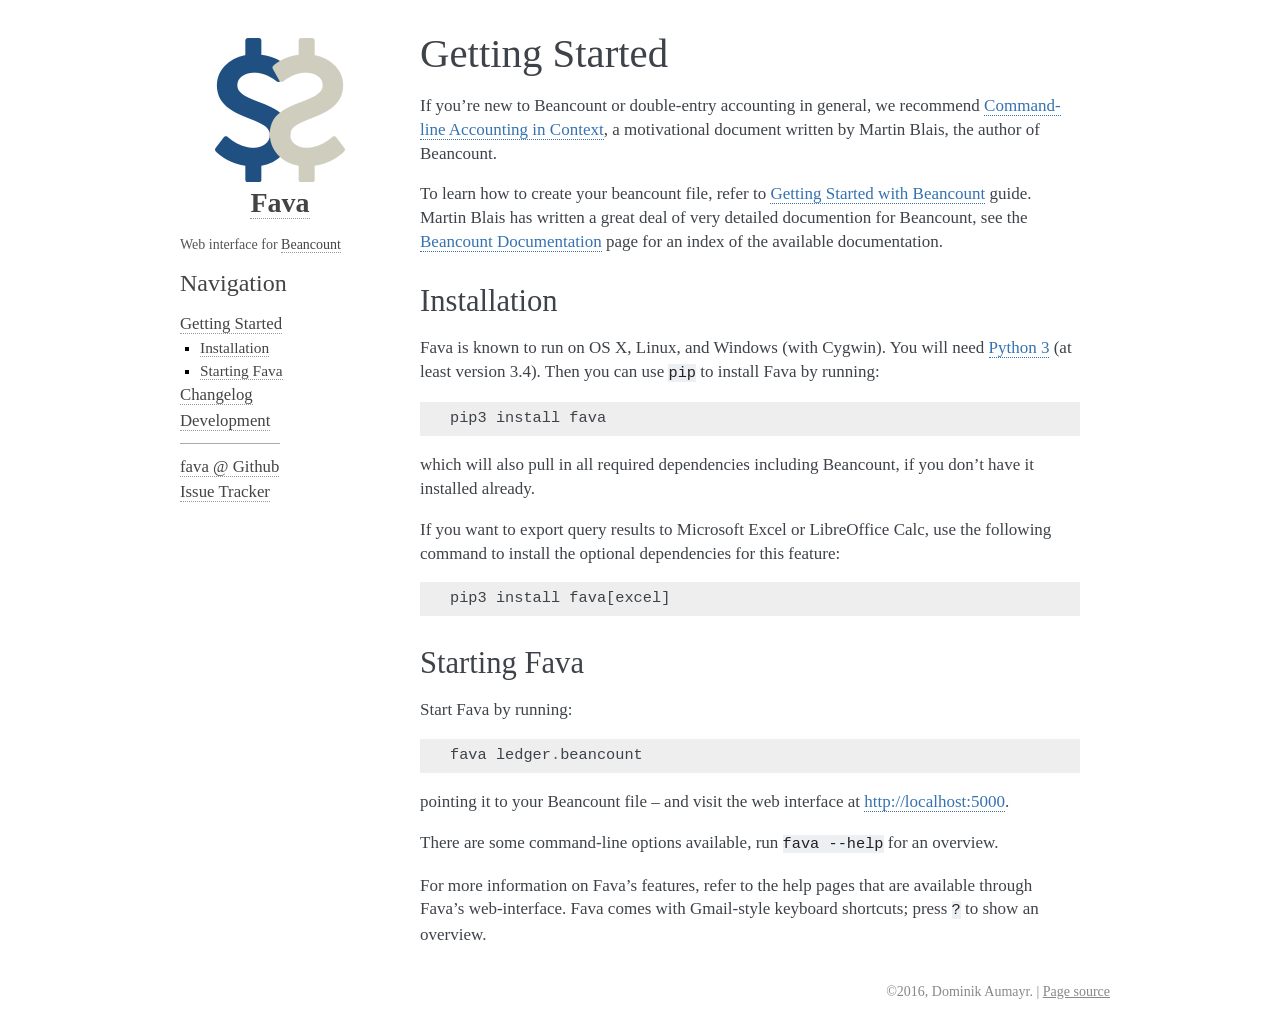
<file: usage.html>
<!DOCTYPE html PUBLIC "-//W3C//DTD XHTML 1.0 Transitional//EN"
  "http://www.w3.org/TR/xhtml1/DTD/xhtml1-transitional.dtd">


<html xmlns="http://www.w3.org/1999/xhtml">
  <head>
    <meta http-equiv="Content-Type" content="text/html; charset=utf-8" />
    
    <title>Getting Started &#8212; Fava 1.3 documentation</title>
    
    <link rel="stylesheet" href="_static/alabaster.css" type="text/css" />
    <link rel="stylesheet" href="_static/pygments.css" type="text/css" />
    
    <script type="text/javascript">
      var DOCUMENTATION_OPTIONS = {
        URL_ROOT:    './',
        VERSION:     '1.3',
        COLLAPSE_INDEX: false,
        FILE_SUFFIX: '.html',
        HAS_SOURCE:  true,
        SOURCELINK_SUFFIX: '.txt'
      };
    </script>
    <script type="text/javascript" src="_static/jquery.js"></script>
    <script type="text/javascript" src="_static/underscore.js"></script>
    <script type="text/javascript" src="_static/doctools.js"></script>
    <link rel="index" title="Index" href="genindex.html" />
    <link rel="search" title="Search" href="search.html" />
    <link rel="next" title="Changelog" href="changelog.html" />
    <link rel="prev" title="Welcome to Fava!" href="index.html" />
   
  <link rel="stylesheet" href="_static/custom.css" type="text/css" />
  
  
  <meta name="viewport" content="width=device-width, initial-scale=0.9, maximum-scale=0.9" />

  </head>
  <body role="document">
  

    <div class="document">
      <div class="documentwrapper">
        <div class="bodywrapper">
          <div class="body" role="main">
            
  <div class="section" id="getting-started">
<h1>Getting Started<a class="headerlink" href="#getting-started" title="Permalink to this headline">¶</a></h1>
<p>If you&#8217;re new to Beancount or double-entry accounting in general, we
recommend <a class="reference external" href="https://docs.google.com/document/d/1e4Vz3wZB_8-ZcAwIFde8X5CjzKshE4-OXtVVHm4RQ8s/">Command-line Accounting in Context</a>,
a motivational document written by Martin Blais, the author of Beancount.</p>
<p>To learn how to create your beancount file, refer to <a class="reference external" href="https://docs.google.com/document/d/1P5At-z1sP8rgwYLHso5sEy3u4rMnIUDDgob9Y_BYuWE/">Getting Started with
Beancount</a>
guide. Martin Blais has written a great deal of very detailed documention for
Beancount, see the <a class="reference external" href="https://docs.google.com/document/d/1RaondTJCS_IUPBHFNdT8oqFKJjVJDsfsn6JEjBG04eA">Beancount Documentation</a>
page for an index of the available documentation.</p>
<div class="section" id="installation">
<h2>Installation<a class="headerlink" href="#installation" title="Permalink to this headline">¶</a></h2>
<p>Fava is known to run on OS X, Linux, and Windows (with Cygwin).  You will need
<a class="reference external" href="https://www.python.org/downloads/">Python 3</a> (at least version 3.4).  Then
you can use <code class="docutils literal"><span class="pre">pip</span></code> to install Fava by running:</p>
<div class="highlight-default"><div class="highlight"><pre><span></span><span class="n">pip3</span> <span class="n">install</span> <span class="n">fava</span>
</pre></div>
</div>
<p>which will also pull in all required dependencies including Beancount, if you
don&#8217;t have it installed already.</p>
<p>If you want to export query results to Microsoft Excel or LibreOffice Calc, use
the following command to install the optional dependencies for this feature:</p>
<div class="highlight-default"><div class="highlight"><pre><span></span><span class="n">pip3</span> <span class="n">install</span> <span class="n">fava</span><span class="p">[</span><span class="n">excel</span><span class="p">]</span>
</pre></div>
</div>
</div>
<div class="section" id="starting-fava">
<h2>Starting Fava<a class="headerlink" href="#starting-fava" title="Permalink to this headline">¶</a></h2>
<p>Start Fava by running:</p>
<div class="highlight-default"><div class="highlight"><pre><span></span><span class="n">fava</span> <span class="n">ledger</span><span class="o">.</span><span class="n">beancount</span>
</pre></div>
</div>
<p>pointing it to your Beancount file &#8211; and visit the web interface at
<a class="reference external" href="http://localhost:5000">http://localhost:5000</a>.</p>
<p>There are some command-line options available, run <code class="docutils literal"><span class="pre">fava</span> <span class="pre">--help</span></code> for an overview.</p>
<p>For more information on Fava&#8217;s features, refer to the help pages that are
available through Fava&#8217;s web-interface.  Fava comes with Gmail-style keyboard
shortcuts; press <code class="docutils literal"><span class="pre">?</span></code> to show an overview.</p>
</div>
</div>


          </div>
        </div>
      </div>
      <div class="sphinxsidebar" role="navigation" aria-label="main navigation">
        <div class="sphinxsidebarwrapper">
<p class="logo">
  <a href="index.html">
    <img class="logo" src="_static/logo.png" alt="Logo"/>
    
    <h1 class="logo logo-name">Fava</h1>
    
  </a>
</p>



<p class="blurb">Web interface for <a href="http://furius.ca/beancount/"
title="Double-entry bookkeeping software Beancount">Beancount</a></p>








<h3>Navigation</h3>
<ul class="current">
<li class="toctree-l1 current"><a class="current reference internal" href="#">Getting Started</a><ul>
<li class="toctree-l2"><a class="reference internal" href="#installation">Installation</a></li>
<li class="toctree-l2"><a class="reference internal" href="#starting-fava">Starting Fava</a></li>
</ul>
</li>
<li class="toctree-l1"><a class="reference internal" href="changelog.html">Changelog</a></li>
<li class="toctree-l1"><a class="reference internal" href="development.html">Development</a></li>
</ul>


<hr />
<ul>
    
    <li class="toctree-l1"><a href="https://github.com/beancount/fava">fava @ Github</a></li>
    
    <li class="toctree-l1"><a href="https://github.com/beancount/fava/issues">Issue Tracker</a></li>
    
</ul>

        </div>
      </div>
      <div class="clearer"></div>
    </div>
    <div class="footer">
      &copy;2016, Dominik Aumayr.
      
      |
      <a href="_sources/usage.rst.txt"
          rel="nofollow">Page source</a>
    </div>

    

    
  </body>
</html>
</file>
<file: _static/alabaster.css>
@import url("basic.css");

/* -- page layout ----------------------------------------------------------- */

body {
    font-family: 'goudy old style', 'minion pro', 'bell mt', Georgia, 'Hiragino Mincho Pro', serif;
    font-size: 17px;
    background-color: #fff;
    color: #000;
    margin: 0;
    padding: 0;
}


div.document {
    width: 940px;
    margin: 30px auto 0 auto;
}

div.documentwrapper {
    float: left;
    width: 100%;
}

div.bodywrapper {
    margin: 0 0 0 220px;
}

div.sphinxsidebar {
    width: 220px;
    font-size: 14px;
    line-height: 1.5;
}

hr {
    border: 1px solid #B1B4B6;
}

div.body {
    background-color: #fff;
    color: #3E4349;
    padding: 0 30px 0 30px;
}

div.body > .section {
    text-align: left;
}

div.footer {
    width: 940px;
    margin: 20px auto 30px auto;
    font-size: 14px;
    color: #888;
    text-align: right;
}

div.footer a {
    color: #888;
}

p.caption {
    font-family: inherit;
    font-size: inherit;
}


div.relations {
    display: none;
}


div.sphinxsidebar a {
    color: #444;
    text-decoration: none;
    border-bottom: 1px dotted #999;
}

div.sphinxsidebar a:hover {
    border-bottom: 1px solid #999;
}

div.sphinxsidebarwrapper {
    padding: 18px 10px;
}

div.sphinxsidebarwrapper p.logo {
    padding: 0;
    margin: -10px 0 0 0px;
    text-align: center;
}

div.sphinxsidebarwrapper h1.logo {
    margin-top: -10px;
    text-align: center;
    margin-bottom: 5px;
    text-align: center;
}

div.sphinxsidebarwrapper h1.logo-name {
    margin-top: 0px;
}

div.sphinxsidebarwrapper p.blurb {
    margin-top: 0;
    font-style: normal;
}

div.sphinxsidebar h3,
div.sphinxsidebar h4 {
    font-family: 'Garamond', 'Georgia', serif;
    color: #444;
    font-size: 24px;
    font-weight: normal;
    margin: 0 0 5px 0;
    padding: 0;
}

div.sphinxsidebar h4 {
    font-size: 20px;
}

div.sphinxsidebar h3 a {
    color: #444;
}

div.sphinxsidebar p.logo a,
div.sphinxsidebar h3 a,
div.sphinxsidebar p.logo a:hover,
div.sphinxsidebar h3 a:hover {
    border: none;
}

div.sphinxsidebar p {
    color: #555;
    margin: 10px 0;
}

div.sphinxsidebar ul {
    margin: 10px 0;
    padding: 0;
    color: #000;
}

div.sphinxsidebar ul li.toctree-l1 > a {
    font-size: 120%;
}

div.sphinxsidebar ul li.toctree-l2 > a {
    font-size: 110%;
}

div.sphinxsidebar input {
    border: 1px solid #CCC;
    font-family: 'goudy old style', 'minion pro', 'bell mt', Georgia, 'Hiragino Mincho Pro', serif;
    font-size: 1em;
}

div.sphinxsidebar hr {
    border: none;
    height: 1px;
    color: #AAA;
    background: #AAA;

    text-align: left;
    margin-left: 0;
    width: 50%;
}

/* -- body styles ----------------------------------------------------------- */

a {
    color: #3572b0;
    text-decoration: underline;
}

a:hover {
    color: #1A2F59;
    text-decoration: underline;
}

div.body h1,
div.body h2,
div.body h3,
div.body h4,
div.body h5,
div.body h6 {
    font-family: 'Garamond', 'Georgia', serif;
    font-weight: normal;
    margin: 30px 0px 10px 0px;
    padding: 0;
}

div.body h1 { margin-top: 0; padding-top: 0; font-size: 240%; }
div.body h2 { font-size: 180%; }
div.body h3 { font-size: 150%; }
div.body h4 { font-size: 130%; }
div.body h5 { font-size: 100%; }
div.body h6 { font-size: 100%; }

a.headerlink {
    color: #DDD;
    padding: 0 4px;
    text-decoration: none;
}

a.headerlink:hover {
    color: #444;
    background: #EAEAEA;
}

div.body p, div.body dd, div.body li {
    line-height: 1.4em;
}

div.admonition {
    margin: 20px 0px;
    padding: 10px 30px;
    background-color: #EEE;
    border: 1px solid #CCC;
}

div.admonition tt.xref, div.admonition code.xref, div.admonition a tt {
    background-color: ;
    border-bottom: 1px solid #fafafa;
}

dd div.admonition {
    margin-left: -60px;
    padding-left: 60px;
}

div.admonition p.admonition-title {
    font-family: 'Garamond', 'Georgia', serif;
    font-weight: normal;
    font-size: 24px;
    margin: 0 0 10px 0;
    padding: 0;
    line-height: 1;
}

div.admonition p.last {
    margin-bottom: 0;
}

div.highlight {
    background-color: #fff;
}

dt:target, .highlight {
    background: #FAF3E8;
}

div.warning {
    background-color: #FCC;
    border: 1px solid #FAA;
}

div.danger {
    background-color: #FCC;
    border: 1px solid #FAA;
    -moz-box-shadow: 2px 2px 4px #D52C2C;
    -webkit-box-shadow: 2px 2px 4px #D52C2C;
    box-shadow: 2px 2px 4px #D52C2C;
}

div.error {
    background-color: #FCC;
    border: 1px solid #FAA;
    -moz-box-shadow: 2px 2px 4px #D52C2C;
    -webkit-box-shadow: 2px 2px 4px #D52C2C;
    box-shadow: 2px 2px 4px #D52C2C;
}

div.caution {
    background-color: #FCC;
    border: 1px solid #FAA;
}

div.attention {
    background-color: #FCC;
    border: 1px solid #FAA;
}

div.important {
    background-color: #EEE;
    border: 1px solid #CCC;
}

div.note {
    background-color: #EEE;
    border: 1px solid #CCC;
}

div.tip {
    background-color: #EEE;
    border: 1px solid #CCC;
}

div.hint {
    background-color: #EEE;
    border: 1px solid #CCC;
}

div.seealso {
    background-color: #EEE;
    border: 1px solid #CCC;
}

div.topic {
    background-color: #EEE;
}

p.admonition-title {
    display: inline;
}

p.admonition-title:after {
    content: ":";
}

pre, tt, code {
    font-family: 'Consolas', 'Menlo', 'Deja Vu Sans Mono', 'Bitstream Vera Sans Mono', monospace;
    font-size: 0.9em;
}

.hll {
    background-color: #FFC;
    margin: 0 -12px;
    padding: 0 12px;
    display: block;
}

img.screenshot {
}

tt.descname, tt.descclassname, code.descname, code.descclassname {
    font-size: 0.95em;
}

tt.descname, code.descname {
    padding-right: 0.08em;
}

img.screenshot {
    -moz-box-shadow: 2px 2px 4px #EEE;
    -webkit-box-shadow: 2px 2px 4px #EEE;
    box-shadow: 2px 2px 4px #EEE;
}

table.docutils {
    border: 1px solid #888;
    -moz-box-shadow: 2px 2px 4px #EEE;
    -webkit-box-shadow: 2px 2px 4px #EEE;
    box-shadow: 2px 2px 4px #EEE;
}

table.docutils td, table.docutils th {
    border: 1px solid #888;
    padding: 0.25em 0.7em;
}

table.field-list, table.footnote {
    border: none;
    -moz-box-shadow: none;
    -webkit-box-shadow: none;
    box-shadow: none;
}

table.footnote {
    margin: 15px 0;
    width: 100%;
    border: 1px solid #EEE;
    background: #FDFDFD;
    font-size: 0.9em;
}

table.footnote + table.footnote {
    margin-top: -15px;
    border-top: none;
}

table.field-list th {
    padding: 0 0.8em 0 0;
}

table.field-list td {
    padding: 0;
}

table.field-list p {
    margin-bottom: 0.8em;
}

table.footnote td.label {
    width: .1px;
    padding: 0.3em 0 0.3em 0.5em;
}

table.footnote td {
    padding: 0.3em 0.5em;
}

dl {
    margin: 0;
    padding: 0;
}

dl dd {
    margin-left: 30px;
}

blockquote {
    margin: 0 0 0 30px;
    padding: 0;
}

ul, ol {
    /* Matches the 30px from the narrow-screen "li > ul" selector below */
    margin: 10px 0 10px 30px;
    padding: 0;
}

pre {
    background: #EEE;
    padding: 7px 30px;
    margin: 15px 0px;
    line-height: 1.3em;
}

div.viewcode-block:target {
    background: #ffd;
}

dl pre, blockquote pre, li pre {
    margin-left: 0;
    padding-left: 30px;
}

dl dl pre {
    margin-left: -90px;
    padding-left: 90px;
}

tt, code {
    background-color: #ecf0f3;
    color: #222;
    /* padding: 1px 2px; */
}

tt.xref, code.xref, a tt {
    background-color: #FBFBFB;
    border-bottom: 1px solid #fff;
}

a.reference {
    text-decoration: none;
    border-bottom: 1px dotted #3572b0;
}

/* Don't put an underline on images */
a.image-reference, a.image-reference:hover {
    border-bottom: none;
}

a.reference:hover {
    border-bottom: 1px solid #1A2F59;
}

a.footnote-reference {
    text-decoration: none;
    font-size: 0.7em;
    vertical-align: top;
    border-bottom: 1px dotted #3572b0;
}

a.footnote-reference:hover {
    border-bottom: 1px solid #1A2F59;
}

a:hover tt, a:hover code {
    background: #EEE;
}


@media screen and (max-width: 870px) {

    div.sphinxsidebar {
    	display: none;
    }

    div.document {
       width: 100%;

    }

    div.documentwrapper {
    	margin-left: 0;
    	margin-top: 0;
    	margin-right: 0;
    	margin-bottom: 0;
    }

    div.bodywrapper {
    	margin-top: 0;
    	margin-right: 0;
    	margin-bottom: 0;
    	margin-left: 0;
    }

    ul {
    	margin-left: 0;
    }

	li > ul {
        /* Matches the 30px from the "ul, ol" selector above */
		margin-left: 30px;
	}

    .document {
    	width: auto;
    }

    .footer {
    	width: auto;
    }

    .bodywrapper {
    	margin: 0;
    }

    .footer {
    	width: auto;
    }

    .github {
        display: none;
    }



}



@media screen and (max-width: 875px) {

    body {
        margin: 0;
        padding: 20px 30px;
    }

    div.documentwrapper {
        float: none;
        background: #fff;
    }

    div.sphinxsidebar {
        display: block;
        float: none;
        width: 102.5%;
        margin: 50px -30px -20px -30px;
        padding: 10px 20px;
        background: #333;
        color: #FFF;
    }

    div.sphinxsidebar h3, div.sphinxsidebar h4, div.sphinxsidebar p,
    div.sphinxsidebar h3 a {
        color: #fff;
    }

    div.sphinxsidebar a {
        color: #AAA;
    }

    div.sphinxsidebar p.logo {
        display: none;
    }

    div.document {
        width: 100%;
        margin: 0;
    }

    div.footer {
        display: none;
    }

    div.bodywrapper {
        margin: 0;
    }

    div.body {
        min-height: 0;
        padding: 0;
    }

    .rtd_doc_footer {
        display: none;
    }

    .document {
        width: auto;
    }

    .footer {
        width: auto;
    }

    .footer {
        width: auto;
    }

    .github {
        display: none;
    }
}


/* misc. */

.revsys-inline {
    display: none!important;
}

/* Make nested-list/multi-paragraph items look better in Releases changelog
 * pages. Without this, docutils' magical list fuckery causes inconsistent
 * formatting between different release sub-lists.
 */
div#changelog > div.section > ul > li > p:only-child {
    margin-bottom: 0;
}

/* Hide fugly table cell borders in ..bibliography:: directive output */
table.docutils.citation, table.docutils.citation td, table.docutils.citation th {
  border: none;
  /* Below needed in some edge cases; if not applied, bottom shadows appear */
  -moz-box-shadow: none;
  -webkit-box-shadow: none;
  box-shadow: none;
}
</file>
<file: _static/pygments.css>
.highlight .hll { background-color: #ffffcc }
.highlight  { background: #eeffcc; }
.highlight .c { color: #408090; font-style: italic } /* Comment */
.highlight .err { border: 1px solid #FF0000 } /* Error */
.highlight .k { color: #007020; font-weight: bold } /* Keyword */
.highlight .o { color: #666666 } /* Operator */
.highlight .ch { color: #408090; font-style: italic } /* Comment.Hashbang */
.highlight .cm { color: #408090; font-style: italic } /* Comment.Multiline */
.highlight .cp { color: #007020 } /* Comment.Preproc */
.highlight .cpf { color: #408090; font-style: italic } /* Comment.PreprocFile */
.highlight .c1 { color: #408090; font-style: italic } /* Comment.Single */
.highlight .cs { color: #408090; background-color: #fff0f0 } /* Comment.Special */
.highlight .gd { color: #A00000 } /* Generic.Deleted */
.highlight .ge { font-style: italic } /* Generic.Emph */
.highlight .gr { color: #FF0000 } /* Generic.Error */
.highlight .gh { color: #000080; font-weight: bold } /* Generic.Heading */
.highlight .gi { color: #00A000 } /* Generic.Inserted */
.highlight .go { color: #333333 } /* Generic.Output */
.highlight .gp { color: #c65d09; font-weight: bold } /* Generic.Prompt */
.highlight .gs { font-weight: bold } /* Generic.Strong */
.highlight .gu { color: #800080; font-weight: bold } /* Generic.Subheading */
.highlight .gt { color: #0044DD } /* Generic.Traceback */
.highlight .kc { color: #007020; font-weight: bold } /* Keyword.Constant */
.highlight .kd { color: #007020; font-weight: bold } /* Keyword.Declaration */
.highlight .kn { color: #007020; font-weight: bold } /* Keyword.Namespace */
.highlight .kp { color: #007020 } /* Keyword.Pseudo */
.highlight .kr { color: #007020; font-weight: bold } /* Keyword.Reserved */
.highlight .kt { color: #902000 } /* Keyword.Type */
.highlight .m { color: #208050 } /* Literal.Number */
.highlight .s { color: #4070a0 } /* Literal.String */
.highlight .na { color: #4070a0 } /* Name.Attribute */
.highlight .nb { color: #007020 } /* Name.Builtin */
.highlight .nc { color: #0e84b5; font-weight: bold } /* Name.Class */
.highlight .no { color: #60add5 } /* Name.Constant */
.highlight .nd { color: #555555; font-weight: bold } /* Name.Decorator */
.highlight .ni { color: #d55537; font-weight: bold } /* Name.Entity */
.highlight .ne { color: #007020 } /* Name.Exception */
.highlight .nf { color: #06287e } /* Name.Function */
.highlight .nl { color: #002070; font-weight: bold } /* Name.Label */
.highlight .nn { color: #0e84b5; font-weight: bold } /* Name.Namespace */
.highlight .nt { color: #062873; font-weight: bold } /* Name.Tag */
.highlight .nv { color: #bb60d5 } /* Name.Variable */
.highlight .ow { color: #007020; font-weight: bold } /* Operator.Word */
.highlight .w { color: #bbbbbb } /* Text.Whitespace */
.highlight .mb { color: #208050 } /* Literal.Number.Bin */
.highlight .mf { color: #208050 } /* Literal.Number.Float */
.highlight .mh { color: #208050 } /* Literal.Number.Hex */
.highlight .mi { color: #208050 } /* Literal.Number.Integer */
.highlight .mo { color: #208050 } /* Literal.Number.Oct */
.highlight .sa { color: #4070a0 } /* Literal.String.Affix */
.highlight .sb { color: #4070a0 } /* Literal.String.Backtick */
.highlight .sc { color: #4070a0 } /* Literal.String.Char */
.highlight .dl { color: #4070a0 } /* Literal.String.Delimiter */
.highlight .sd { color: #4070a0; font-style: italic } /* Literal.String.Doc */
.highlight .s2 { color: #4070a0 } /* Literal.String.Double */
.highlight .se { color: #4070a0; font-weight: bold } /* Literal.String.Escape */
.highlight .sh { color: #4070a0 } /* Literal.String.Heredoc */
.highlight .si { color: #70a0d0; font-style: italic } /* Literal.String.Interpol */
.highlight .sx { color: #c65d09 } /* Literal.String.Other */
.highlight .sr { color: #235388 } /* Literal.String.Regex */
.highlight .s1 { color: #4070a0 } /* Literal.String.Single */
.highlight .ss { color: #517918 } /* Literal.String.Symbol */
.highlight .bp { color: #007020 } /* Name.Builtin.Pseudo */
.highlight .fm { color: #06287e } /* Name.Function.Magic */
.highlight .vc { color: #bb60d5 } /* Name.Variable.Class */
.highlight .vg { color: #bb60d5 } /* Name.Variable.Global */
.highlight .vi { color: #bb60d5 } /* Name.Variable.Instance */
.highlight .vm { color: #bb60d5 } /* Name.Variable.Magic */
.highlight .il { color: #208050 } /* Literal.Number.Integer.Long */
</file>
<file: _static/custom.css>
/* This file intentionally left blank. */
</file>
